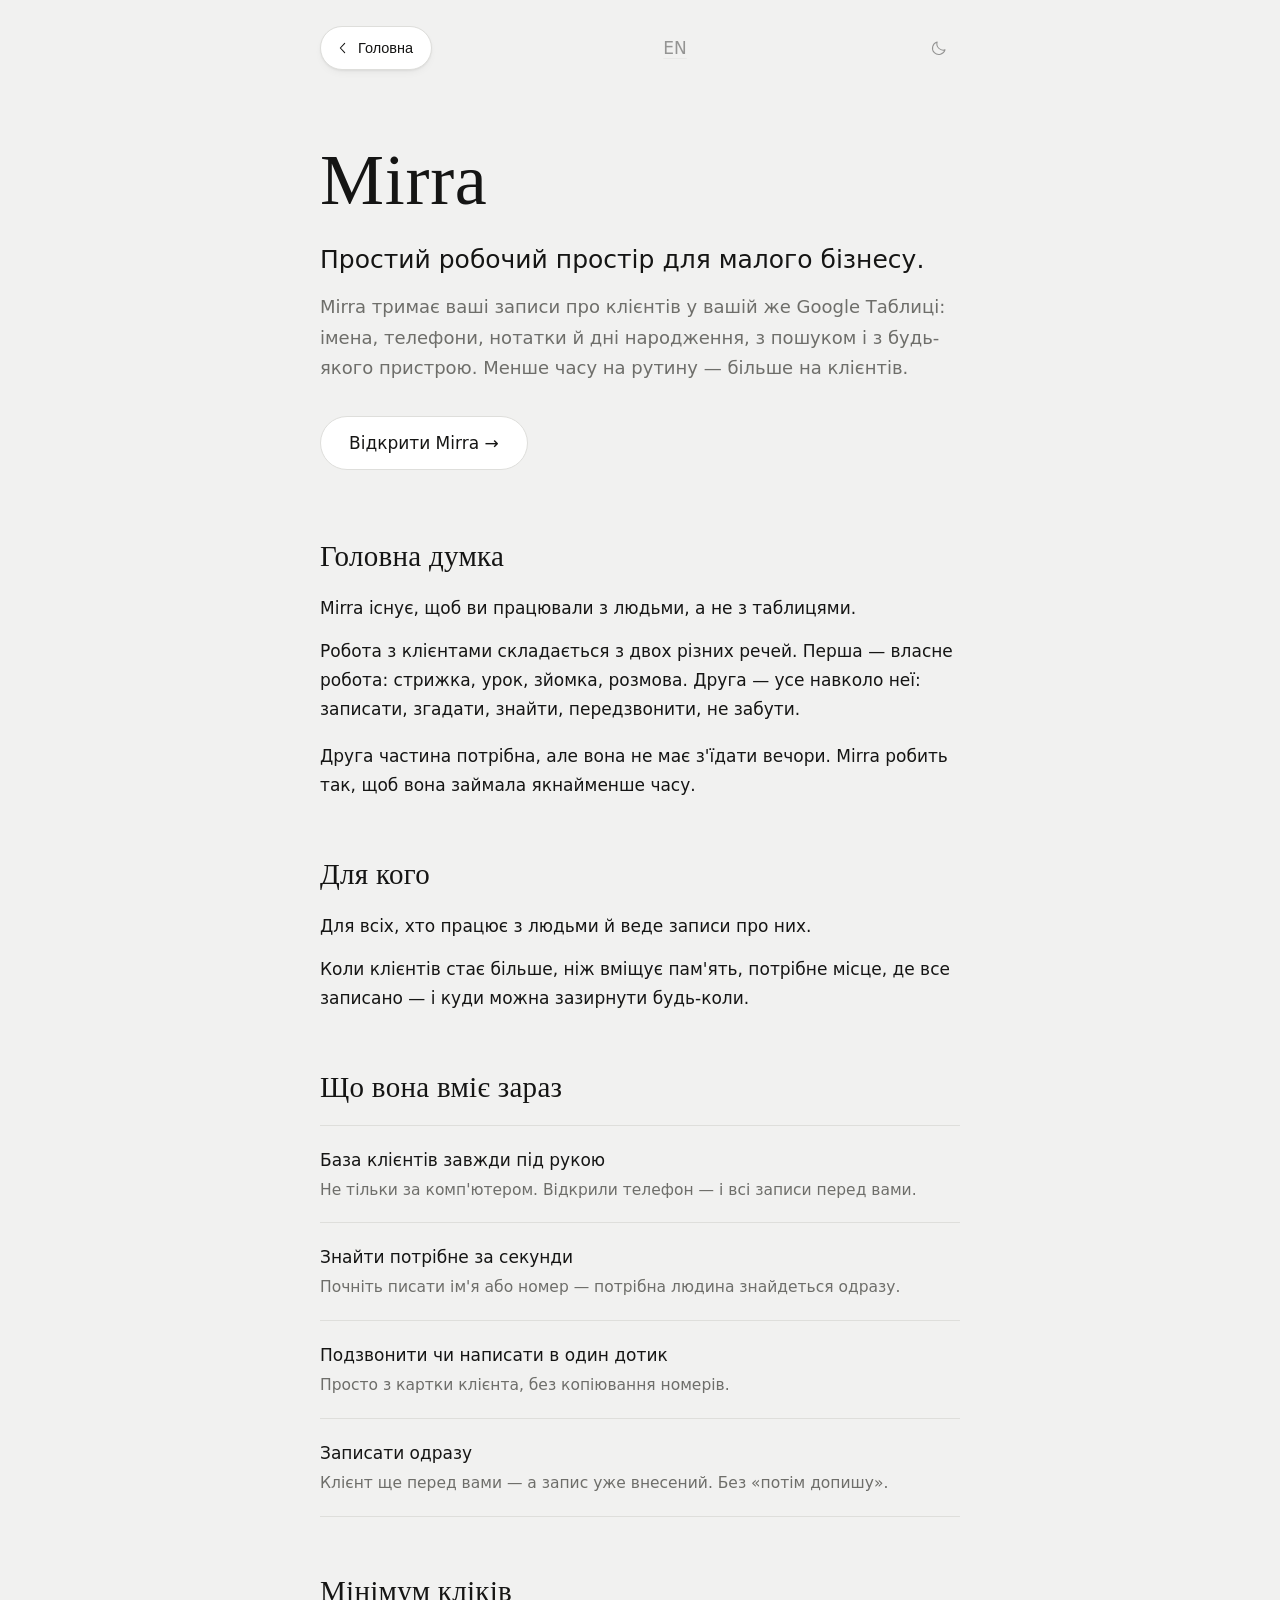
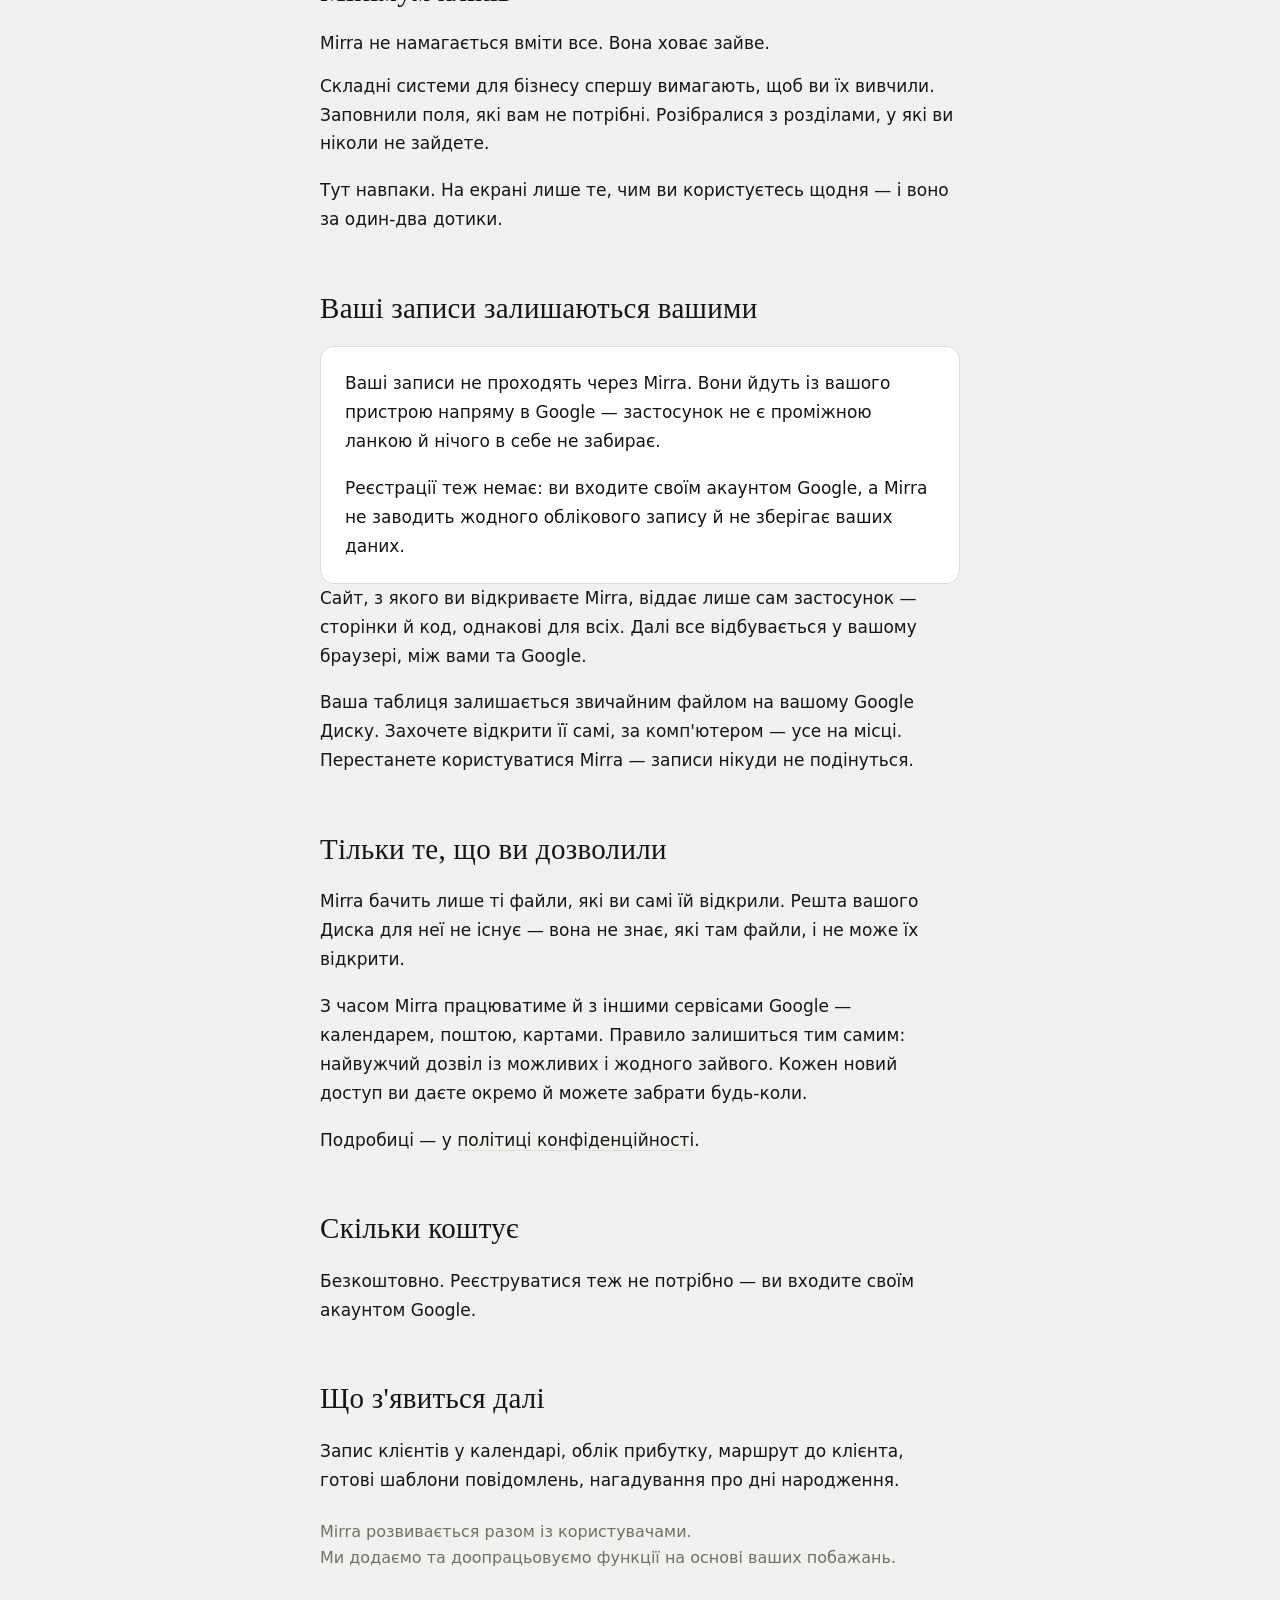
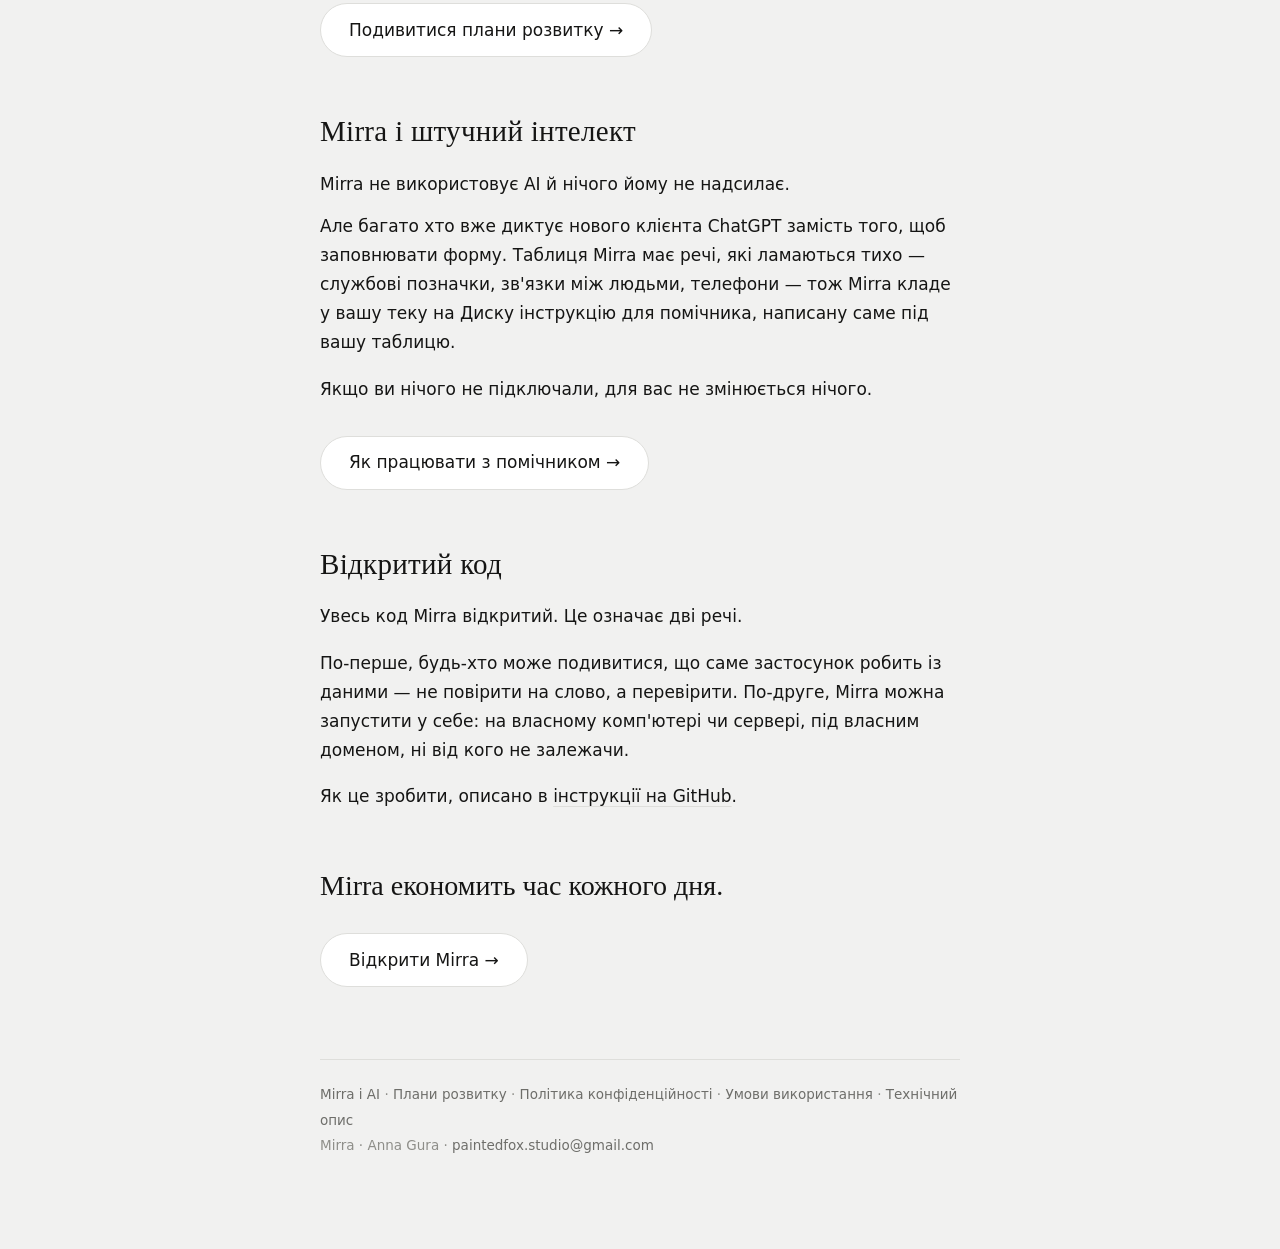
<file: about.html>
<!DOCTYPE html>
<html lang="uk">
<head>
  <meta charset="utf-8">
  <meta name="viewport" content="width=device-width,initial-scale=1">
  <title>Mirra — простий робочий простір для малого бізнесу</title>
  <meta name="description" content="Mirra — простий робочий простір для малого бізнесу. Клієнти, записи й нагадування під рукою. Менше часу на рутину, більше на людей.">
  <meta name="google-site-verification" content="uH2J-4VKAcDiEE0kQZOL1gIQak6KUfDMboTMo9XYfxI">
  <script src="js/boot.js"></script>

  <link rel="icon" href="favicon.ico" sizes="any">
  <link rel="icon" href="assets/logo-120.png" type="image/png">
  <!-- Written out rather than generated at runtime. Google's search
       crawler executes JavaScript, but the one that reviews an OAuth
       consent screen appears not to — and a verifier that cannot see
       the app's own name reports that the name does not match. -->
  <link rel="alternate" hreflang="uk" href="https://mirra.day/about.html">
  <link rel="alternate" hreflang="en" href="https://mirra.day/en/about.html">
  <link rel="alternate" hreflang="x-default" href="https://mirra.day/about.html">
  <link rel="canonical" href="https://mirra.day/about.html">

  <meta property="og:type" content="website">
  <meta property="og:site_name" content="Mirra">
  <meta property="og:locale" content="uk_UA">
  <meta property="og:title" content="Про Mirra — простий робочий простір для малого бізнесу">
  <meta property="og:description" content="Mirra існує, щоб ви працювали з людьми, а не з таблицями. Клієнти під рукою, мінімум кліків, ваші дані залишаються вашими.">
  <meta property="og:url" content="https://mirra.day/about.html">
  <meta property="og:image" content="https://mirra.day/assets/social-preview.png">
  <meta property="og:image:width" content="1280">
  <meta property="og:image:height" content="640">

  <meta name="twitter:card" content="summary_large_image">
  <meta name="twitter:title" content="Про Mirra — простий робочий простір для малого бізнесу">
  <meta name="twitter:description" content="Mirra існує, щоб ви працювали з людьми, а не з таблицями. Клієнти під рукою, мінімум кліків, ваші дані залишаються вашими.">
  <meta name="twitter:image" content="https://mirra.day/assets/social-preview.png">

  <meta name="application-name" content="Mirra">
  <meta name="author" content="Anna Gura">


  <!-- The faces are declared in css/tokens.css and served from
       assets/fonts: no request leaves the site to fetch them.

       Deliberately not preloaded. Preloading warned on every page load
       that the browser had fetched a font nobody used in time — true,
       because the service worker serves them anyway and font-display
       keeps text visible meanwhile. A warning on every load is worse
       than the few milliseconds it was buying: it teaches you to ignore
       the console, which is where real problems appear. -->
  <link rel="stylesheet" href="css/page.css">
  <script type="application/ld+json">
  {
    "@context": "https://schema.org",
    "@type": "SoftwareApplication",
    "name": "Mirra",
    "alternateName": "Mirra — облік клієнтів",
    "applicationCategory": "BusinessApplication",
    "operatingSystem": "Web",
    "url": "https://mirra.day/",
    "description": "Простий робочий простір для малого бізнесу: база клієнтів у власній Google Таблиці, без серверів і реєстрації.",
    "inLanguage": "uk",
    "isAccessibleForFree": true,
    "offers": {
      "@type": "Offer",
      "price": "0",
      "priceCurrency": "USD"
    },
    "author": {
      "@type": "Person",
      "name": "Anna Gura",
      "url": "https://github.com/anna-gura"
    },
    "softwareVersion": "1.0.0"
  }
  </script>


</head>
<body>
<div class="wrap">

  <header>
    <a class="back" href="index.html">
      <svg viewBox="0 0 24 24" aria-hidden="true"><path d="M14.5 5 8 12l6.5 7"/></svg>
      Головна
    </a>
    <a class="theme lang" href="en/about.html" aria-label="English" title="English">
      <span>EN</span>
    </a>
    <button class="theme" type="button" data-theme-toggle aria-label="Змінити тему">
      <svg viewBox="0 0 24 24" aria-hidden="true">
        <path class="moon" d="M20 14.5A8.5 8.5 0 0 1 9.5 4a8.5 8.5 0 1 0 10.5 10.5z"/>
        <g class="sun">
          <circle cx="12" cy="12" r="4"/>
          <path d="M12 2v2M12 20v2M2 12h2M20 12h2M5 5l1.5 1.5M17.5 17.5L19 19M19 5l-1.5 1.5M6.5 17.5L5 19"/>
        </g>
      </svg>
    </button>
  </header>

  <div class="hero">
    <h1>Mirra</h1>
    <p class="lead">Простий робочий простір для малого бізнесу.</p>
    <p class="lead-sub">Mirra тримає ваші записи про клієнтів у вашій же Google Таблиці:
    імена, телефони, нотатки й дні народження, з пошуком і з будь-якого пристрою.
    Менше часу на рутину — більше на клієнтів.</p>
    <a class="cta" href="index.html">Відкрити Mirra →</a>
  </div>

  <section>
    <h2>Головна думка</h2>

    <p class="claim">Mirra існує, щоб ви працювали з людьми, а не з таблицями.</p>

    <p>Робота з клієнтами складається з двох різних речей. Перша — власне робота: стрижка, урок, зйомка, розмова. Друга — усе навколо неї: записати, згадати, знайти, передзвонити, не забути.</p>

    <p>Друга частина потрібна, але вона не має з'їдати вечори. Mirra робить так, щоб вона займала якнайменше часу.</p>
  </section>

  <section>
    <h2>Для кого</h2>

    <p class="claim">Для всіх, хто працює з людьми й веде записи про них.</p>

    <p>Коли клієнтів стає більше, ніж вміщує пам'ять, потрібне місце, де все записано — і куди можна зазирнути будь-коли.</p>
  </section>

  <section>
    <h2>Що вона вміє зараз</h2>

    <ul class="rows">
      <li>
        <b>База клієнтів завжди під рукою</b>
        <span>Не тільки за комп'ютером. Відкрили телефон — і всі записи перед вами.</span>
      </li>
      <li>
        <b>Знайти потрібне за секунди</b>
        <span>Почніть писати ім'я або номер — потрібна людина знайдеться одразу.</span>
      </li>
      <li>
        <b>Подзвонити чи написати в один дотик</b>
        <span>Просто з картки клієнта, без копіювання номерів.</span>
      </li>
      <li>
        <b>Записати одразу</b>
        <span>Клієнт ще перед вами — а запис уже внесений. Без «потім допишу».</span>
      </li>
    </ul>
  </section>

  <section>
    <h2>Мінімум кліків</h2>

    <p class="claim">Mirra не намагається вміти все. Вона ховає зайве.</p>

    <p>Складні системи для бізнесу спершу вимагають, щоб ви їх вивчили. Заповнили поля, які вам не потрібні. Розібралися з розділами, у які ви ніколи не зайдете.</p>

    <p>Тут навпаки. На екрані лише те, чим ви користуєтесь щодня — і воно за один-два дотики.</p>
  </section>

  <section>
    <h2>Ваші записи залишаються вашими</h2>

    <div class="note">
      <p><strong>Ваші записи не проходять через Mirra.</strong> Вони йдуть із вашого пристрою напряму в Google — застосунок не є проміжною ланкою й нічого в себе не забирає.</p>
      <p>Реєстрації теж немає: ви входите своїм акаунтом Google, а Mirra не заводить жодного облікового запису й не зберігає ваших даних.</p>
    </div>

    <p>Сайт, з якого ви відкриваєте Mirra, віддає лише сам застосунок — сторінки й код, однакові для всіх. Далі все відбувається у вашому браузері, між вами та Google.</p>

    <p>Ваша таблиця залишається звичайним файлом на вашому Google Диску. Захочете відкрити її самі, за комп'ютером — усе на місці. Перестанете користуватися Mirra — записи нікуди не подінуться.</p>
  </section>

  <section>
    <h2>Тільки те, що ви дозволили</h2>

    <p>Mirra бачить <strong>лише ті файли, які ви самі їй відкрили</strong>. Решта вашого Диска для неї не існує — вона не знає, які там файли, і не може їх відкрити.</p>

    <p>З часом Mirra працюватиме й з іншими сервісами Google — календарем, поштою, картами. Правило залишиться тим самим: <strong>найвужчий дозвіл із можливих і жодного зайвого</strong>. Кожен новий доступ ви даєте окремо й можете забрати будь-коли.</p>

    <p>Подробиці — у <a href="privacy.html">політиці конфіденційності</a>.</p>
  </section>

  <section>
    <h2>Скільки коштує</h2>
    <p>Безкоштовно. Реєструватися теж не потрібно — ви входите своїм акаунтом Google.</p>
  </section>

  <section>
    <h2>Що з'явиться далі</h2>

    <p>Запис клієнтів у календарі, облік прибутку, маршрут до клієнта, готові шаблони повідомлень, нагадування про дні народження.</p>

    <p class="aside">Mirra розвивається разом із користувачами.<br>
    Ми додаємо та доопрацьовуємо функції на основі ваших побажань.</p>

    <p class="cta-trailing"><a class="cta" href="roadmap.html">Подивитися плани розвитку →</a></p>
  </section>

  <section>
    <h2>Mirra і штучний інтелект</h2>

    <p class="claim">Mirra не використовує АІ й нічого йому не надсилає.</p>

    <p>Але багато хто вже диктує нового клієнта ChatGPT замість того, щоб заповнювати форму. Таблиця Mirra має речі, які ламаються тихо — службові позначки, зв'язки між людьми, телефони — тож Mirra кладе у вашу теку на Диску інструкцію для помічника, написану саме під вашу таблицю.</p>

    <p>Якщо ви нічого не підключали, для вас не змінюється нічого.</p>

    <p class="cta-trailing"><a class="cta" href="ai.html">Як працювати з помічником →</a></p>
  </section>

  <section>
    <h2>Відкритий код</h2>

    <p>Увесь код Mirra відкритий. Це означає дві речі.</p>

    <p>По-перше, будь-хто може подивитися, що саме застосунок робить із даними — не повірити на слово, а перевірити. По-друге, Mirra можна запустити <strong>у себе</strong>: на власному комп'ютері чи сервері, під власним доменом, ні від кого не залежачи.</p>

    <p>Як це зробити, описано в <a href="https://github.com/anna-gura/Mirra#readme" target="_blank" rel="noopener">інструкції на GitHub</a>.</p>
  </section>

  <section>
    <p class="pull">Mirra економить час кожного дня.</p>
    <a class="cta" href="index.html">Відкрити Mirra →</a>
  </section>

  <footer>
    <a href="ai.html">Mirra і АІ</a> ·
    <a href="roadmap.html">Плани розвитку</a> ·
    <a href="privacy.html">Політика конфіденційності</a> ·
    <a href="terms.html">Умови використання</a> ·
    <a href="https://github.com/anna-gura/Mirra#readme" target="_blank" rel="noopener">Технічний опис</a>
    <br>
    Mirra · Anna Gura · <a href="mailto:paintedfox.studio@gmail.com">paintedfox.studio@gmail.com</a>
  </footer>

</div>

<script type="module" src="js/page.js"></script>
</body>
</html>
</file>
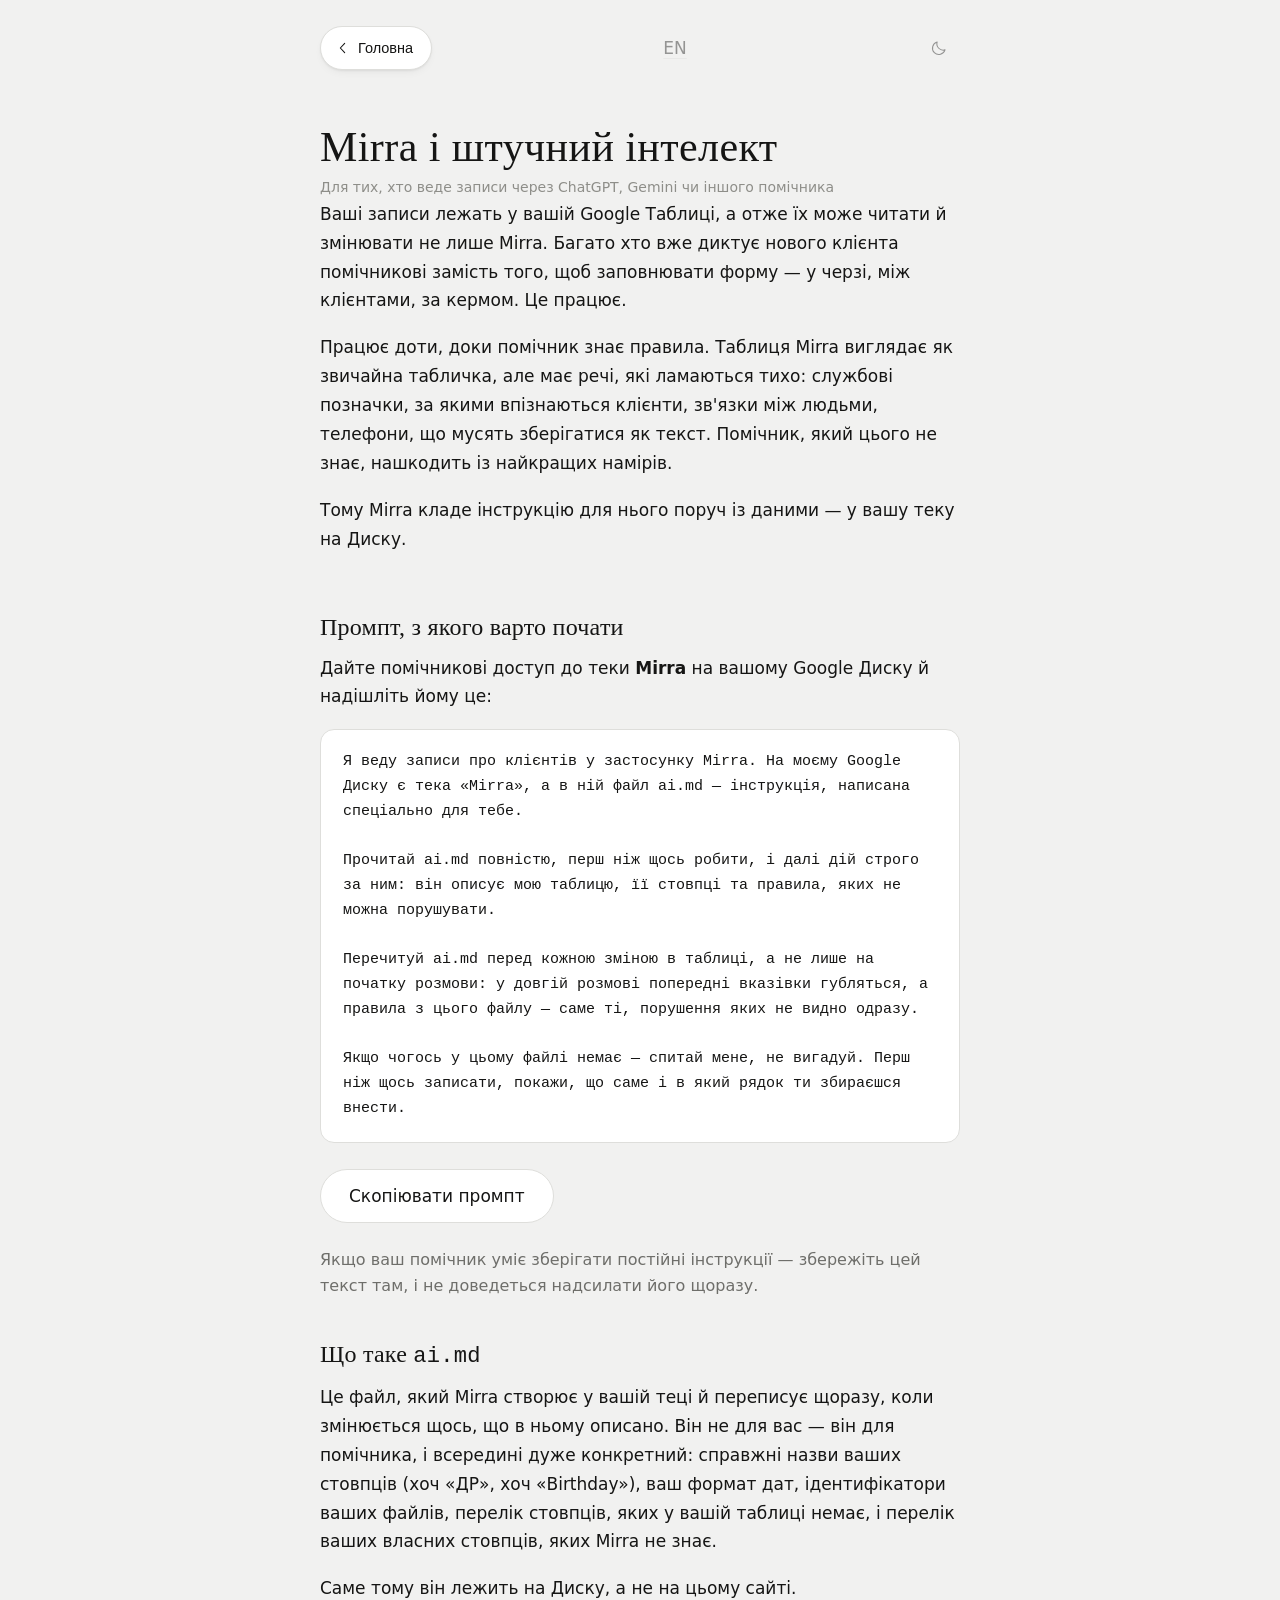
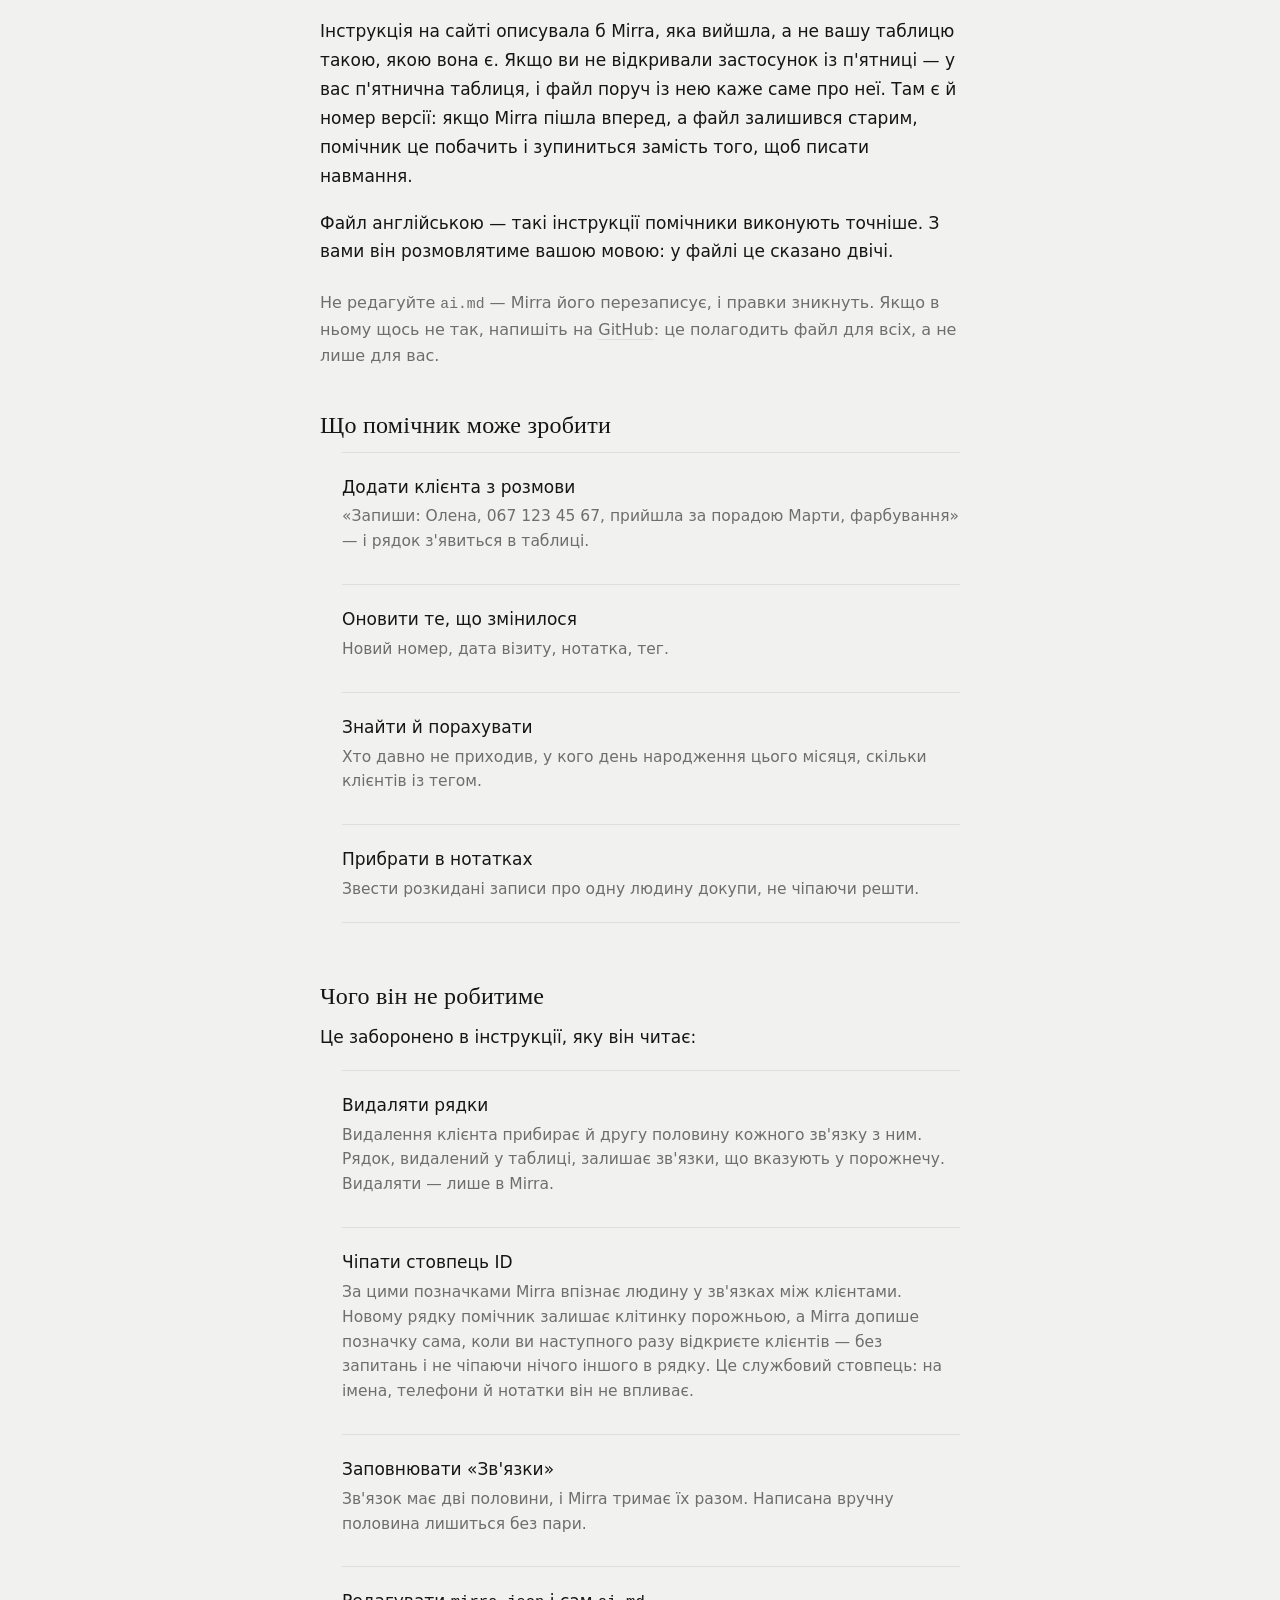
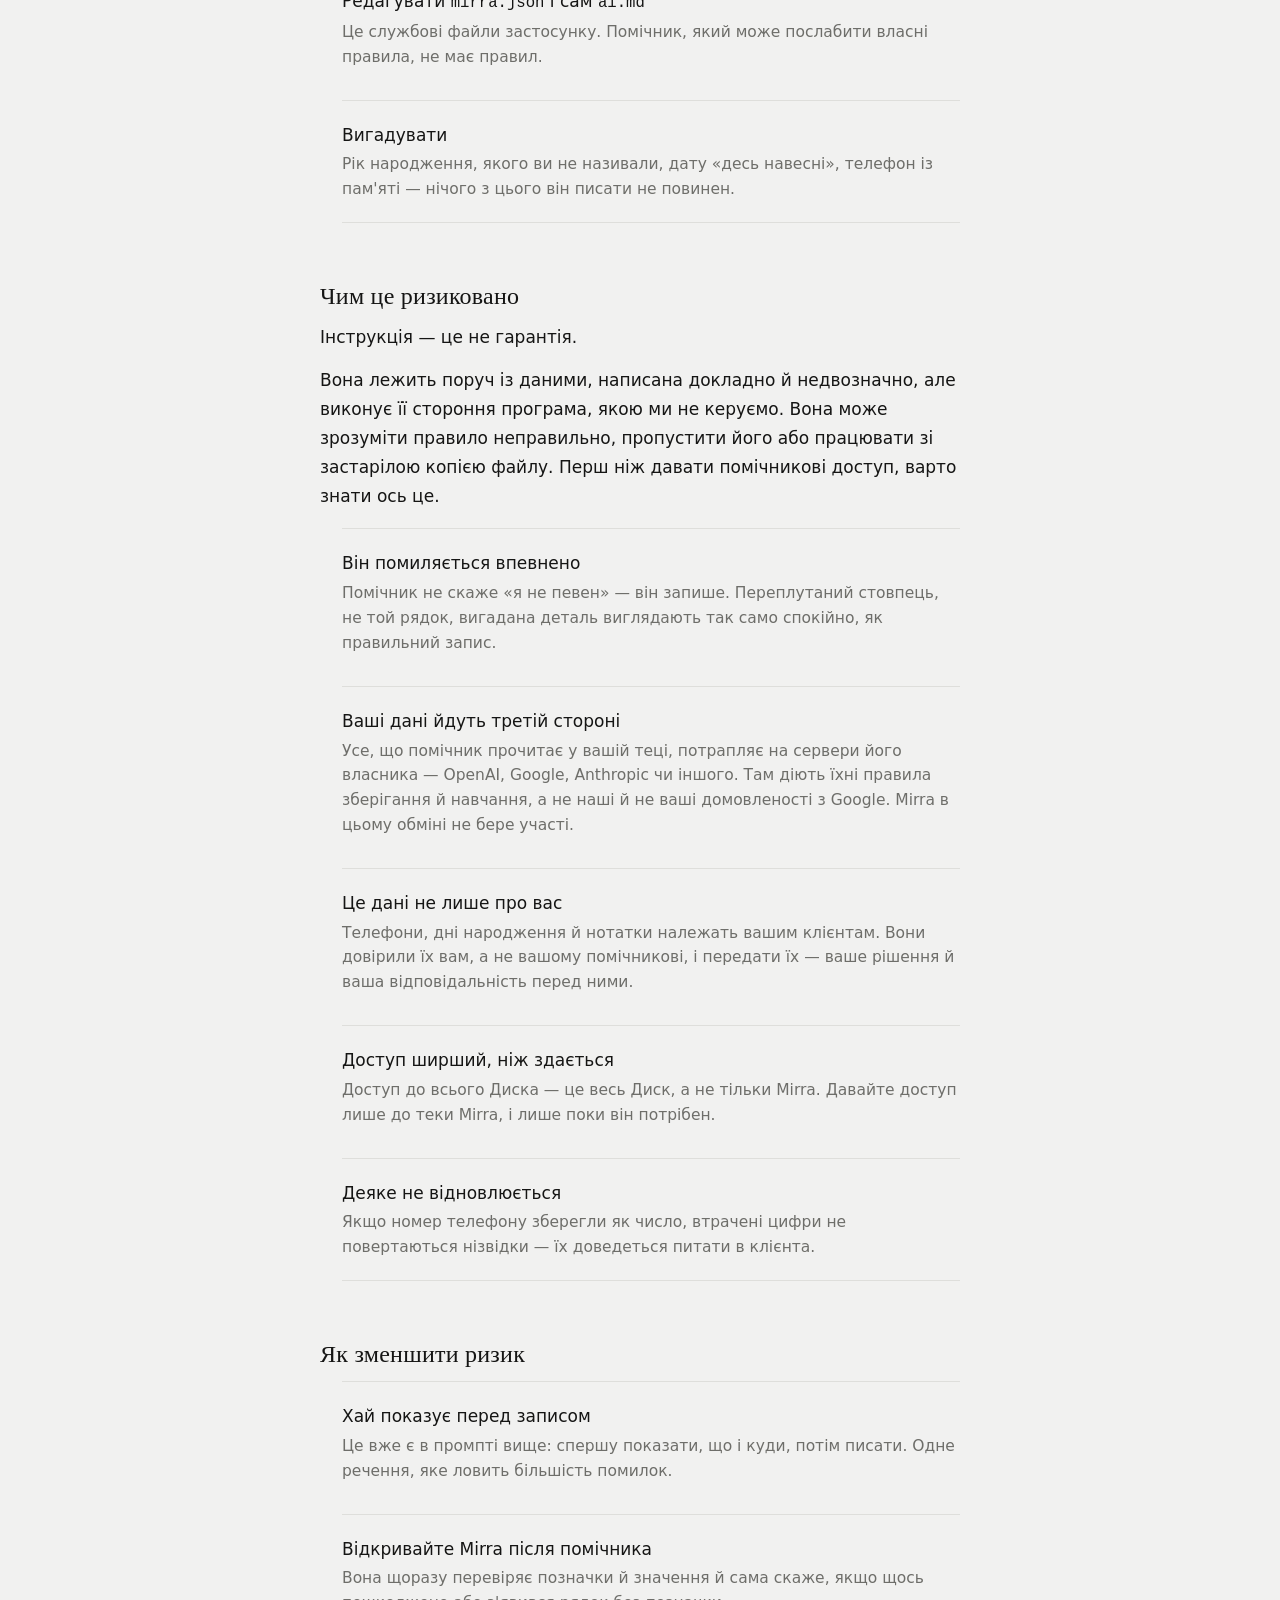
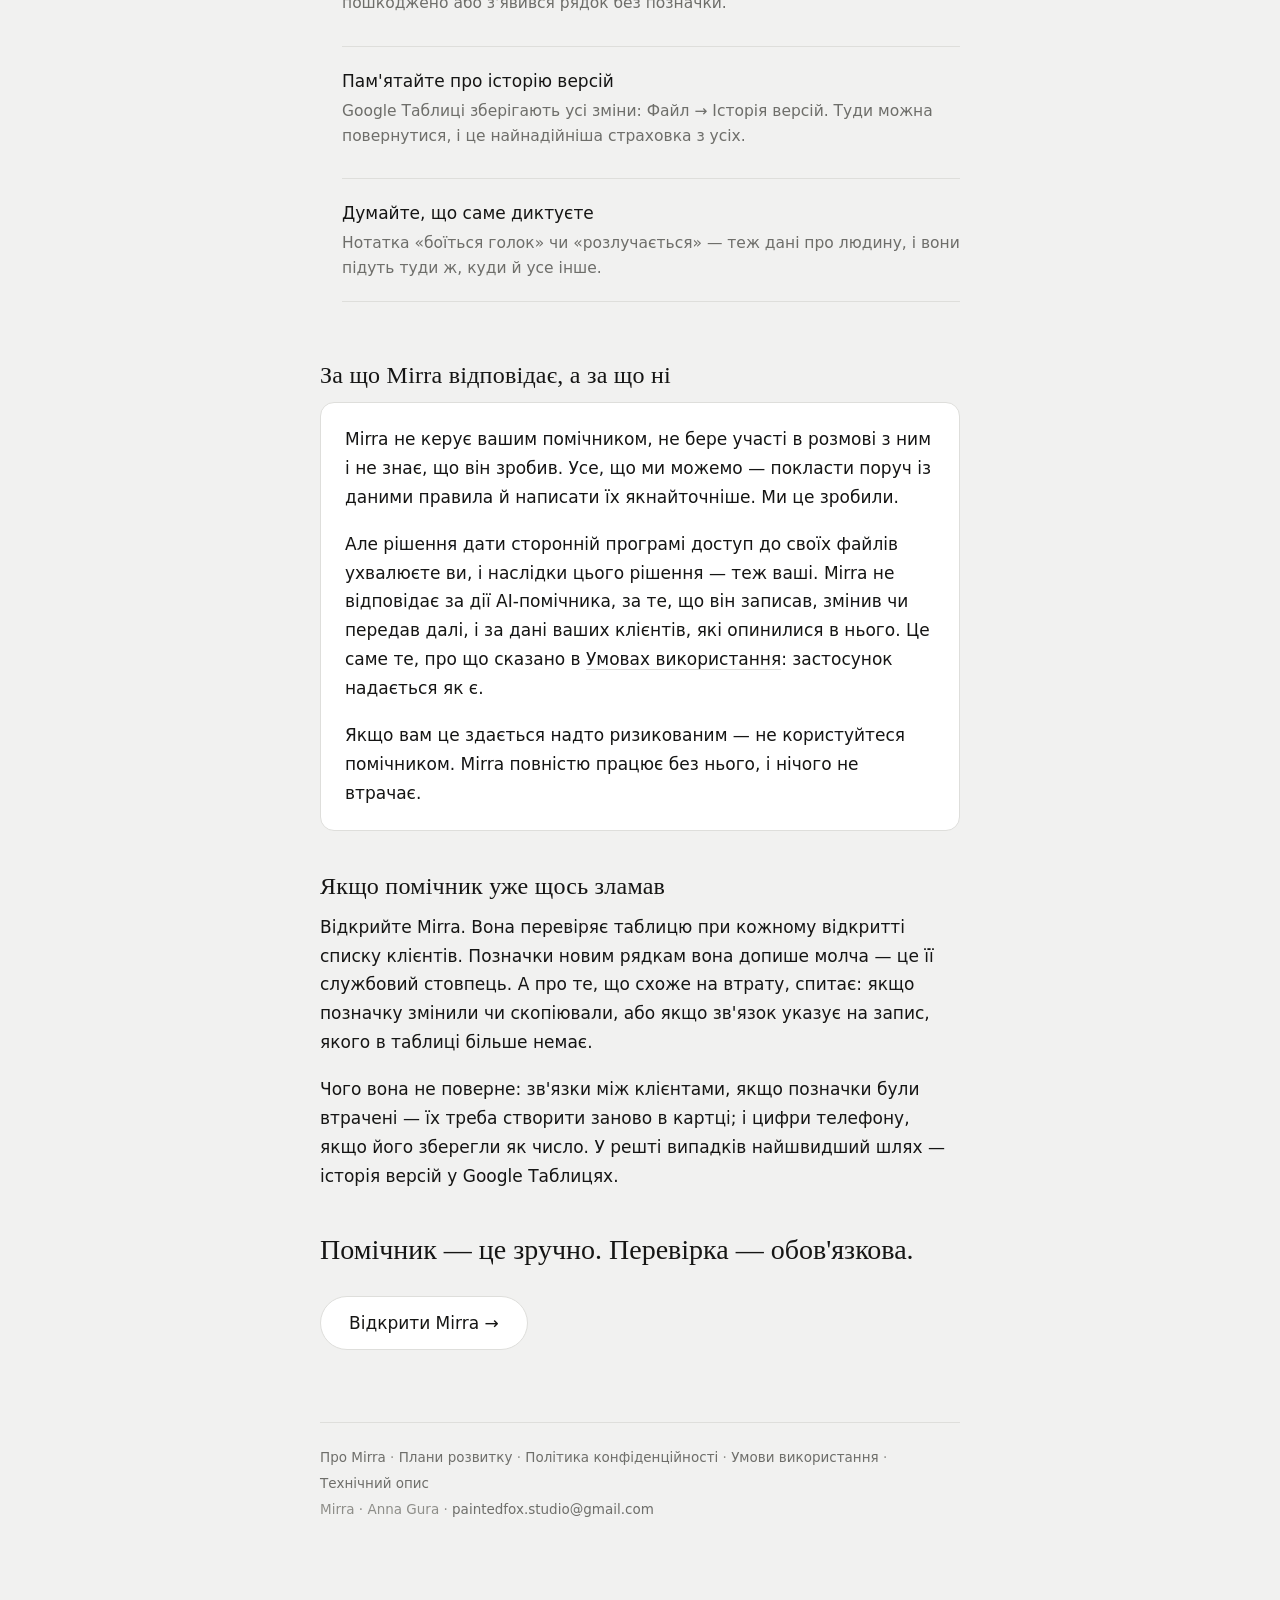
<file: ai.html>
<!DOCTYPE html>
<html lang="uk">
<head>
  <meta charset="utf-8">
  <meta name="viewport" content="width=device-width,initial-scale=1">
  <title>Mirra і штучний інтелект</title>
  <meta name="description" content="Як вести записи Mirra через АІ-помічника: готовий промпт, що помічник уміє, чого не робить, чим це ризиковано і що перевіряти після нього.">
  <script src="js/boot.js"></script>

  <link rel="icon" href="favicon.ico" sizes="any">
  <link rel="icon" href="assets/logo-120.png" type="image/png">
  <!-- Written out rather than generated at runtime. Google's search
       crawler executes JavaScript, but the one that reviews an OAuth
       consent screen appears not to — and a verifier that cannot see
       the app's own name reports that the name does not match. -->
  <link rel="alternate" hreflang="uk" href="https://mirra.day/ai.html">
  <link rel="alternate" hreflang="en" href="https://mirra.day/en/ai.html">
  <link rel="alternate" hreflang="x-default" href="https://mirra.day/ai.html">
  <link rel="canonical" href="https://mirra.day/ai.html">

  <meta property="og:type" content="website">
  <meta property="og:site_name" content="Mirra">
  <meta property="og:locale" content="uk_UA">
  <meta property="og:title" content="Mirra і штучний інтелект">
  <meta property="og:description" content="Mirra кладе поруч із вашими даними інструкцію для АІ-помічника. Ось як нею користуватися — і що варто знати про ризики.">
  <meta property="og:url" content="https://mirra.day/ai.html">
  <meta property="og:image" content="https://mirra.day/assets/social-preview.png">
  <meta property="og:image:width" content="1280">
  <meta property="og:image:height" content="640">

  <meta name="twitter:card" content="summary_large_image">
  <meta name="twitter:title" content="Mirra і штучний інтелект">
  <meta name="twitter:description" content="Mirra кладе поруч із вашими даними інструкцію для АІ-помічника. Ось як нею користуватися — і що варто знати про ризики.">
  <meta name="twitter:image" content="https://mirra.day/assets/social-preview.png">

  <meta name="application-name" content="Mirra">
  <meta name="author" content="Anna Gura">

  <!-- The faces are declared in css/tokens.css and served from
       assets/fonts: no request leaves the site to fetch them. -->
  <link rel="stylesheet" href="css/page.css">
</head>
<body class="doc">
<div class="wrap">

  <header>
    <a class="back" href="index.html">
      <svg viewBox="0 0 24 24" aria-hidden="true"><path d="M14.5 5 8 12l6.5 7"/></svg>
      Головна
    </a>
    <a class="theme lang" href="en/ai.html" aria-label="English" title="English">
      <span>EN</span>
    </a>
    <button class="theme" type="button" data-theme-toggle aria-label="Змінити тему">
      <svg viewBox="0 0 24 24" aria-hidden="true">
        <path class="moon" d="M20 14.5A8.5 8.5 0 0 1 9.5 4a8.5 8.5 0 1 0 10.5 10.5z"/>
        <g class="sun">
          <circle cx="12" cy="12" r="4"/>
          <path d="M12 2v2M12 20v2M2 12h2M20 12h2M5 5l1.5 1.5M17.5 17.5L19 19M19 5l-1.5 1.5M6.5 17.5L5 19"/>
        </g>
      </svg>
    </button>
  </header>

  <div class="doc-title">
    <h1>Mirra і штучний інтелект</h1>
    <p class="stamp">Для тих, хто веде записи через ChatGPT, Gemini чи іншого помічника</p>
  </div>

  <p>Ваші записи лежать у вашій Google Таблиці, а отже їх може читати й змінювати не лише Mirra. Багато хто вже диктує нового клієнта помічникові замість того, щоб заповнювати форму — у черзі, між клієнтами, за кермом. Це працює.</p>

  <p>Працює доти, доки помічник знає правила. Таблиця Mirra виглядає як звичайна табличка, але має речі, які ламаються тихо: службові позначки, за якими впізнаються клієнти, зв'язки між людьми, телефони, що мусять зберігатися як текст. Помічник, який цього не знає, нашкодить із найкращих намірів.</p>

  <p>Тому Mirra кладе інструкцію для нього поруч із даними — у вашу теку на Диску.</p>

  <section>
    <h2>Промпт, з якого варто почати</h2>

    <p>Дайте помічникові доступ до теки <b>Mirra</b> на вашому Google Диску й надішліть йому це:</p>

    <div class="prompt">
<pre id="ai-prompt">Я веду записи про клієнтів у застосунку Mirra. На моєму Google Диску є тека «Mirra», а в ній файл ai.md — інструкція, написана спеціально для тебе.

Прочитай ai.md повністю, перш ніж щось робити, і далі дій строго за ним: він описує мою таблицю, її стовпці та правила, яких не можна порушувати.

Перечитуй ai.md перед кожною зміною в таблиці, а не лише на початку розмови: у довгій розмові попередні вказівки губляться, а правила з цього файлу — саме ті, порушення яких не видно одразу.

Якщо чогось у цьому файлі немає — спитай мене, не вигадуй. Перш ніж щось записати, покажи, що саме і в який рядок ти збираєшся внести.</pre>
    </div>

    <p>
      <button class="cta cta-copy" type="button" data-copy="#ai-prompt">Скопіювати промпт</button>
    </p>
    <p class="stamp" data-copy-status role="status"></p>

    <p class="aside">Якщо ваш помічник уміє зберігати постійні інструкції — збережіть цей текст там, і не доведеться надсилати його щоразу.</p>
  </section>

  <section>
    <h2>Що таке <code>ai.md</code></h2>

    <p>Це файл, який Mirra створює у вашій теці й переписує щоразу, коли змінюється щось, що в ньому описано. Він не для вас — він для помічника, і всередині дуже конкретний: справжні назви ваших стовпців (хоч «ДР», хоч «Birthday»), ваш формат дат, ідентифікатори ваших файлів, перелік стовпців, яких у вашій таблиці немає, і перелік ваших власних стовпців, яких Mirra не знає.</p>

    <p class="claim">Саме тому він лежить на Диску, а не на цьому сайті.</p>

    <p>Інструкція на сайті описувала б Mirra, яка вийшла, а не вашу таблицю такою, якою вона є. Якщо ви не відкривали застосунок із п'ятниці — у вас п'ятнична таблиця, і файл поруч із нею каже саме про неї. Там є й номер версії: якщо Mirra пішла вперед, а файл залишився старим, помічник це побачить і зупиниться замість того, щоб писати навмання.</p>

    <p>Файл англійською — такі інструкції помічники виконують точніше. З вами він розмовлятиме вашою мовою: у файлі це сказано двічі.</p>

    <p class="aside">Не редагуйте <code>ai.md</code> — Mirra його перезаписує, і правки зникнуть. Якщо в ньому щось не так, напишіть на <a href="https://github.com/anna-gura/mirra/issues" target="_blank" rel="noopener">GitHub</a>: це полагодить файл для всіх, а не лише для вас.</p>
  </section>

  <section>
    <h2>Що помічник може зробити</h2>

    <ul class="rows">
      <li>
        <b>Додати клієнта з розмови</b>
        <span>«Запиши: Олена, 067 123 45 67, прийшла за порадою Марти, фарбування» — і рядок з'явиться в таблиці.</span>
      </li>
      <li>
        <b>Оновити те, що змінилося</b>
        <span>Новий номер, дата візиту, нотатка, тег.</span>
      </li>
      <li>
        <b>Знайти й порахувати</b>
        <span>Хто давно не приходив, у кого день народження цього місяця, скільки клієнтів із тегом.</span>
      </li>
      <li>
        <b>Прибрати в нотатках</b>
        <span>Звести розкидані записи про одну людину докупи, не чіпаючи решти.</span>
      </li>
    </ul>
  </section>

  <section>
    <h2>Чого він не робитиме</h2>

    <p>Це заборонено в інструкції, яку він читає:</p>

    <ul class="rows">
      <li>
        <b>Видаляти рядки</b>
        <span>Видалення клієнта прибирає й другу половину кожного зв'язку з ним. Рядок, видалений у таблиці, залишає зв'язки, що вказують у порожнечу. Видаляти — лише в Mirra.</span>
      </li>
      <li>
        <b>Чіпати стовпець ID</b>
        <span>За цими позначками Mirra впізнає людину у зв'язках між клієнтами. Новому рядку помічник залишає клітинку порожньою, а Mirra допише позначку сама, коли ви наступного разу відкриєте клієнтів — без запитань і не чіпаючи нічого іншого в рядку. Це службовий стовпець: на імена, телефони й нотатки він не впливає.</span>
      </li>
      <li>
        <b>Заповнювати «Зв'язки»</b>
        <span>Зв'язок має дві половини, і Mirra тримає їх разом. Написана вручну половина лишиться без пари.</span>
      </li>
      <li>
        <b>Редагувати <code>mirra.json</code> і сам <code>ai.md</code></b>
        <span>Це службові файли застосунку. Помічник, який може послабити власні правила, не має правил.</span>
      </li>
      <li>
        <b>Вигадувати</b>
        <span>Рік народження, якого ви не називали, дату «десь навесні», телефон із пам'яті — нічого з цього він писати не повинен.</span>
      </li>
    </ul>
  </section>

  <section>
    <h2>Чим це ризиковано</h2>

    <p class="claim">Інструкція — це не гарантія.</p>

    <p>Вона лежить поруч із даними, написана докладно й недвозначно, але виконує її стороння програма, якою ми не керуємо. Вона може зрозуміти правило неправильно, пропустити його або працювати зі застарілою копією файлу. Перш ніж давати помічникові доступ, варто знати ось це.</p>

    <ul class="rows">
      <li>
        <b>Він помиляється впевнено</b>
        <span>Помічник не скаже «я не певен» — він запише. Переплутаний стовпець, не той рядок, вигадана деталь виглядають так само спокійно, як правильний запис.</span>
      </li>
      <li>
        <b>Ваші дані йдуть третій стороні</b>
        <span>Усе, що помічник прочитає у вашій теці, потрапляє на сервери його власника — OpenAI, Google, Anthropic чи іншого. Там діють їхні правила зберігання й навчання, а не наші й не ваші домовленості з Google. Mirra в цьому обміні не бере участі.</span>
      </li>
      <li>
        <b>Це дані не лише про вас</b>
        <span>Телефони, дні народження й нотатки належать вашим клієнтам. Вони довірили їх вам, а не вашому помічникові, і передати їх — ваше рішення й ваша відповідальність перед ними.</span>
      </li>
      <li>
        <b>Доступ ширший, ніж здається</b>
        <span>Доступ до всього Диска — це весь Диск, а не тільки Mirra. Давайте доступ лише до теки Mirra, і лише поки він потрібен.</span>
      </li>
      <li>
        <b>Деяке не відновлюється</b>
        <span>Якщо номер телефону зберегли як число, втрачені цифри не повертаються нізвідки — їх доведеться питати в клієнта.</span>
      </li>
    </ul>
  </section>

  <section>
    <h2>Як зменшити ризик</h2>

    <ul class="rows">
      <li>
        <b>Хай показує перед записом</b>
        <span>Це вже є в промпті вище: спершу показати, що і куди, потім писати. Одне речення, яке ловить більшість помилок.</span>
      </li>
      <li>
        <b>Відкривайте Mirra після помічника</b>
        <span>Вона щоразу перевіряє позначки й значення й сама скаже, якщо щось пошкоджено або з'явився рядок без позначки.</span>
      </li>
      <li>
        <b>Пам'ятайте про історію версій</b>
        <span>Google Таблиці зберігають усі зміни: Файл → Історія версій. Туди можна повернутися, і це найнадійніша страховка з усіх.</span>
      </li>
      <li>
        <b>Думайте, що саме диктуєте</b>
        <span>Нотатка «боїться голок» чи «розлучається» — теж дані про людину, і вони підуть туди ж, куди й усе інше.</span>
      </li>
    </ul>
  </section>

  <section>
    <h2>За що Mirra відповідає, а за що ні</h2>

    <div class="note">
      <p>Mirra не керує вашим помічником, не бере участі в розмові з ним і не знає, що він зробив. Усе, що ми можемо — покласти поруч із даними правила й написати їх якнайточніше. Ми це зробили.</p>

      <p>Але рішення дати сторонній програмі доступ до своїх файлів ухвалюєте ви, і наслідки цього рішення — теж ваші. Mirra не відповідає за дії АІ-помічника, за те, що він записав, змінив чи передав далі, і за дані ваших клієнтів, які опинилися в нього. Це саме те, про що сказано в <a href="terms.html">Умовах використання</a>: застосунок надається як є.</p>

      <p>Якщо вам це здається надто ризикованим — не користуйтеся помічником. Mirra повністю працює без нього, і нічого не втрачає.</p>
    </div>
  </section>

  <section>
    <h2>Якщо помічник уже щось зламав</h2>

    <p>Відкрийте Mirra. Вона перевіряє таблицю при кожному відкритті списку клієнтів. Позначки новим рядкам вона допише молча — це її службовий стовпець. А про те, що схоже на втрату, спитає: якщо позначку змінили чи скопіювали, або якщо зв'язок указує на запис, якого в таблиці більше немає.</p>

    <p>Чого вона не поверне: зв'язки між клієнтами, якщо позначки були втрачені — їх треба створити заново в картці; і цифри телефону, якщо його зберегли як число. У решті випадків найшвидший шлях — історія версій у Google Таблицях.</p>
  </section>

  <section>
    <p class="pull">Помічник — це зручно. Перевірка — обов'язкова.</p>
    <a class="cta" href="index.html">Відкрити Mirra →</a>
  </section>

  <footer>
    <a href="about.html">Про Mirra</a> ·
    <a href="roadmap.html">Плани розвитку</a> ·
    <a href="privacy.html">Політика конфіденційності</a> ·
    <a href="terms.html">Умови використання</a> ·
    <a href="https://github.com/anna-gura/Mirra#readme" target="_blank" rel="noopener">Технічний опис</a>
    <br>
    Mirra · Anna Gura · <a href="mailto:paintedfox.studio@gmail.com">paintedfox.studio@gmail.com</a>
  </footer>

</div>

<script type="module" src="js/page.js"></script>
</body>
</html>
</file>
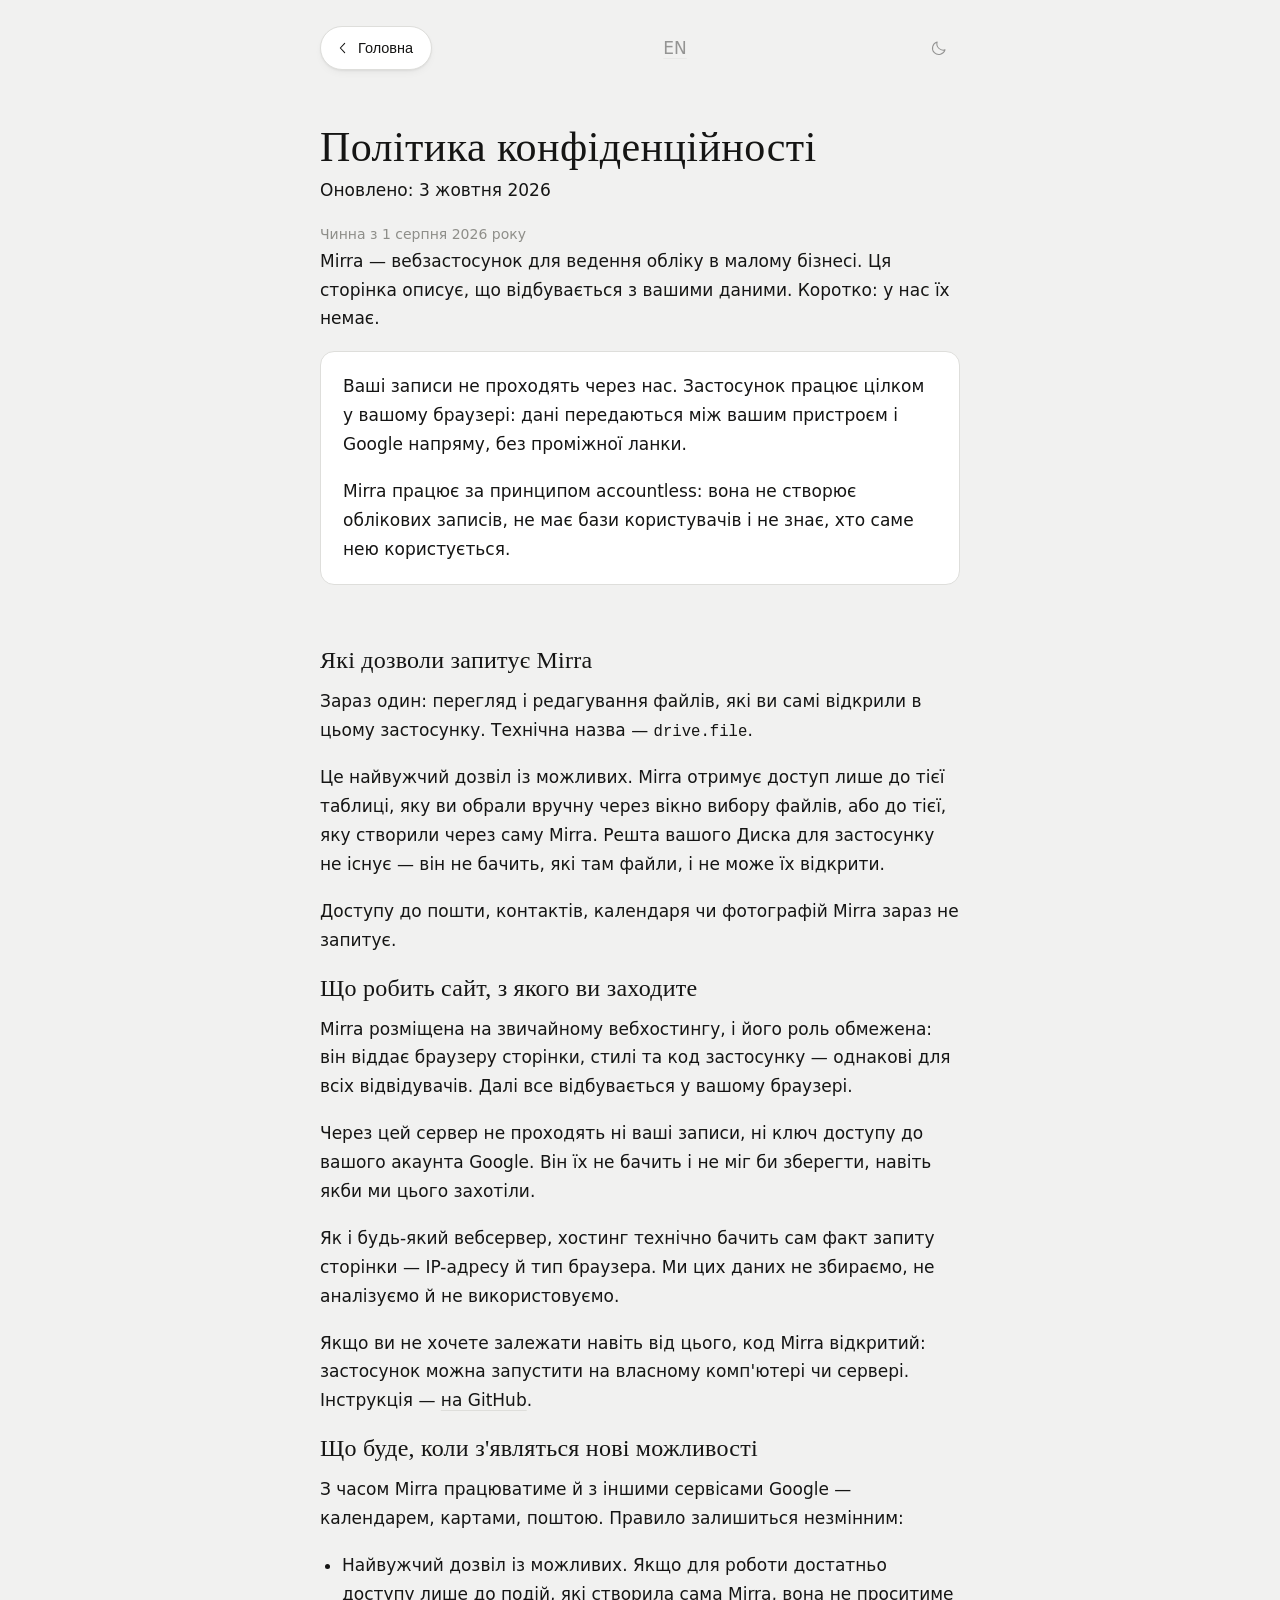
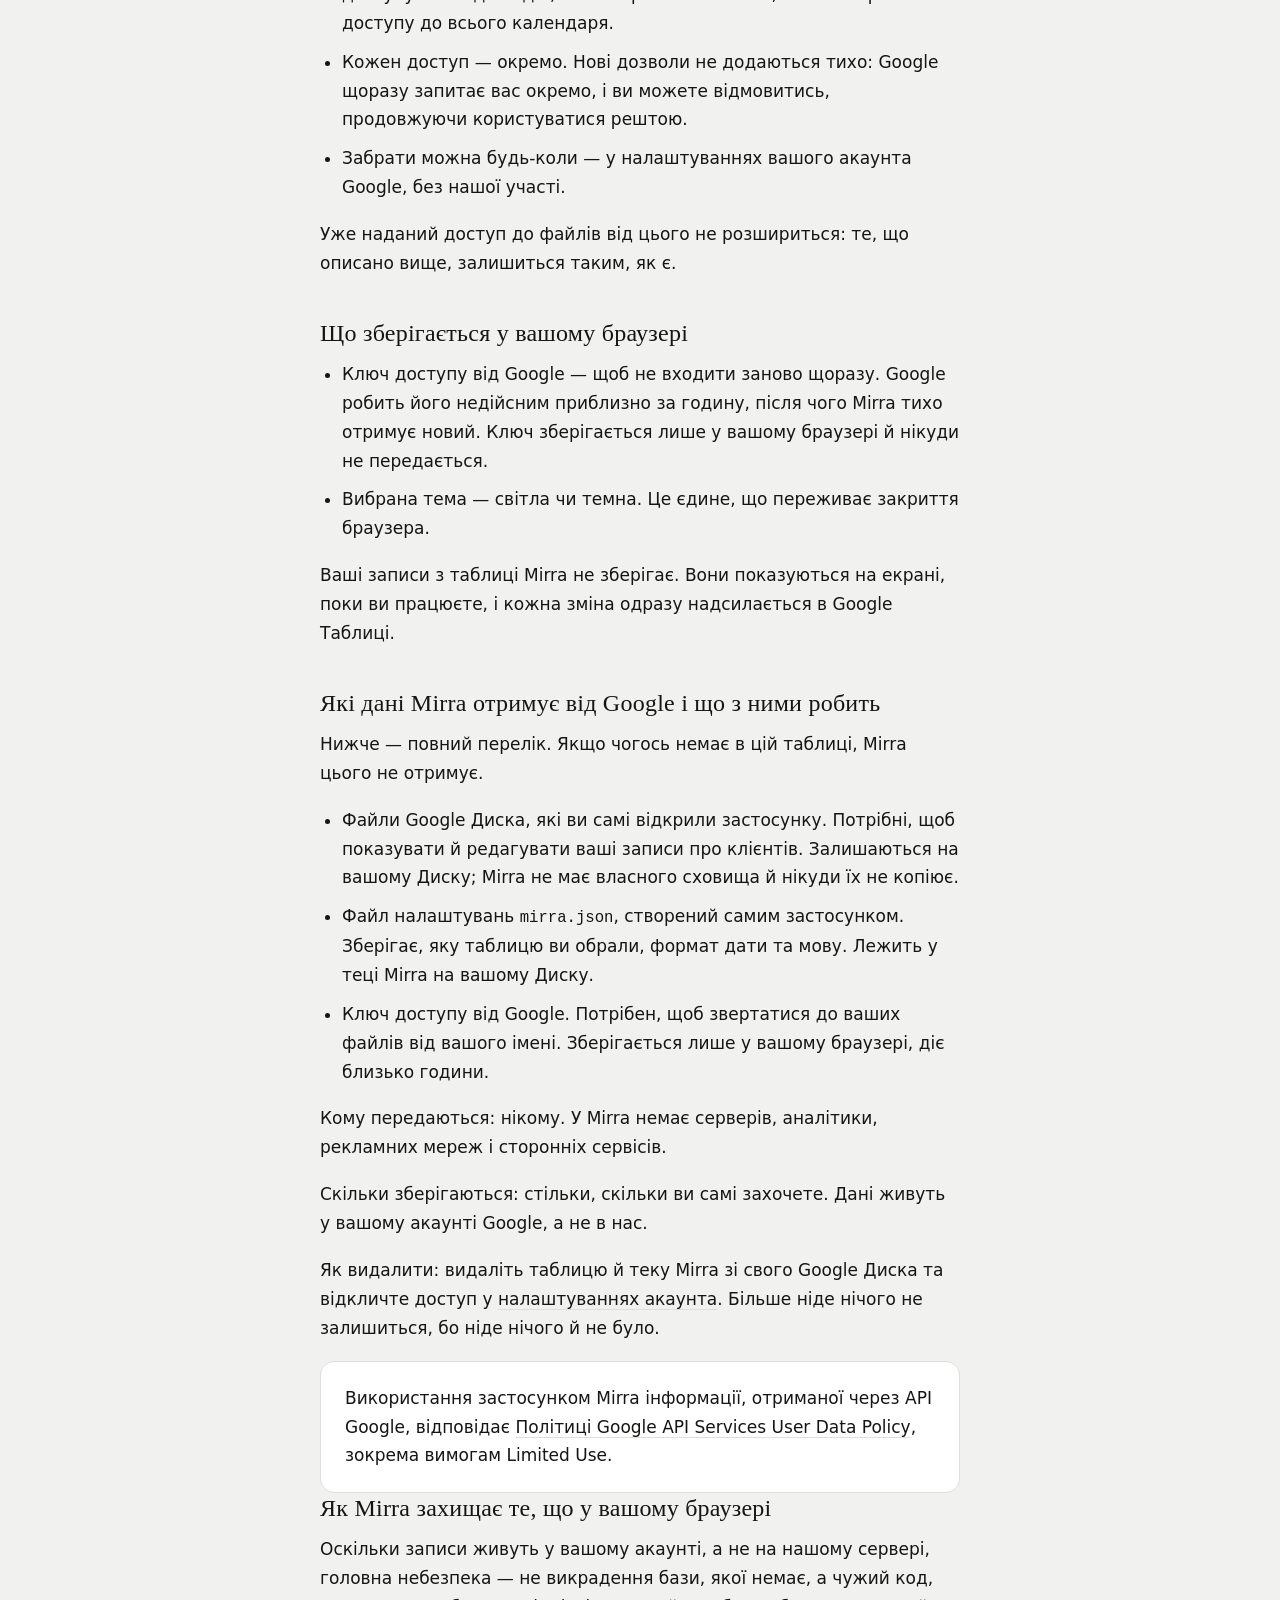
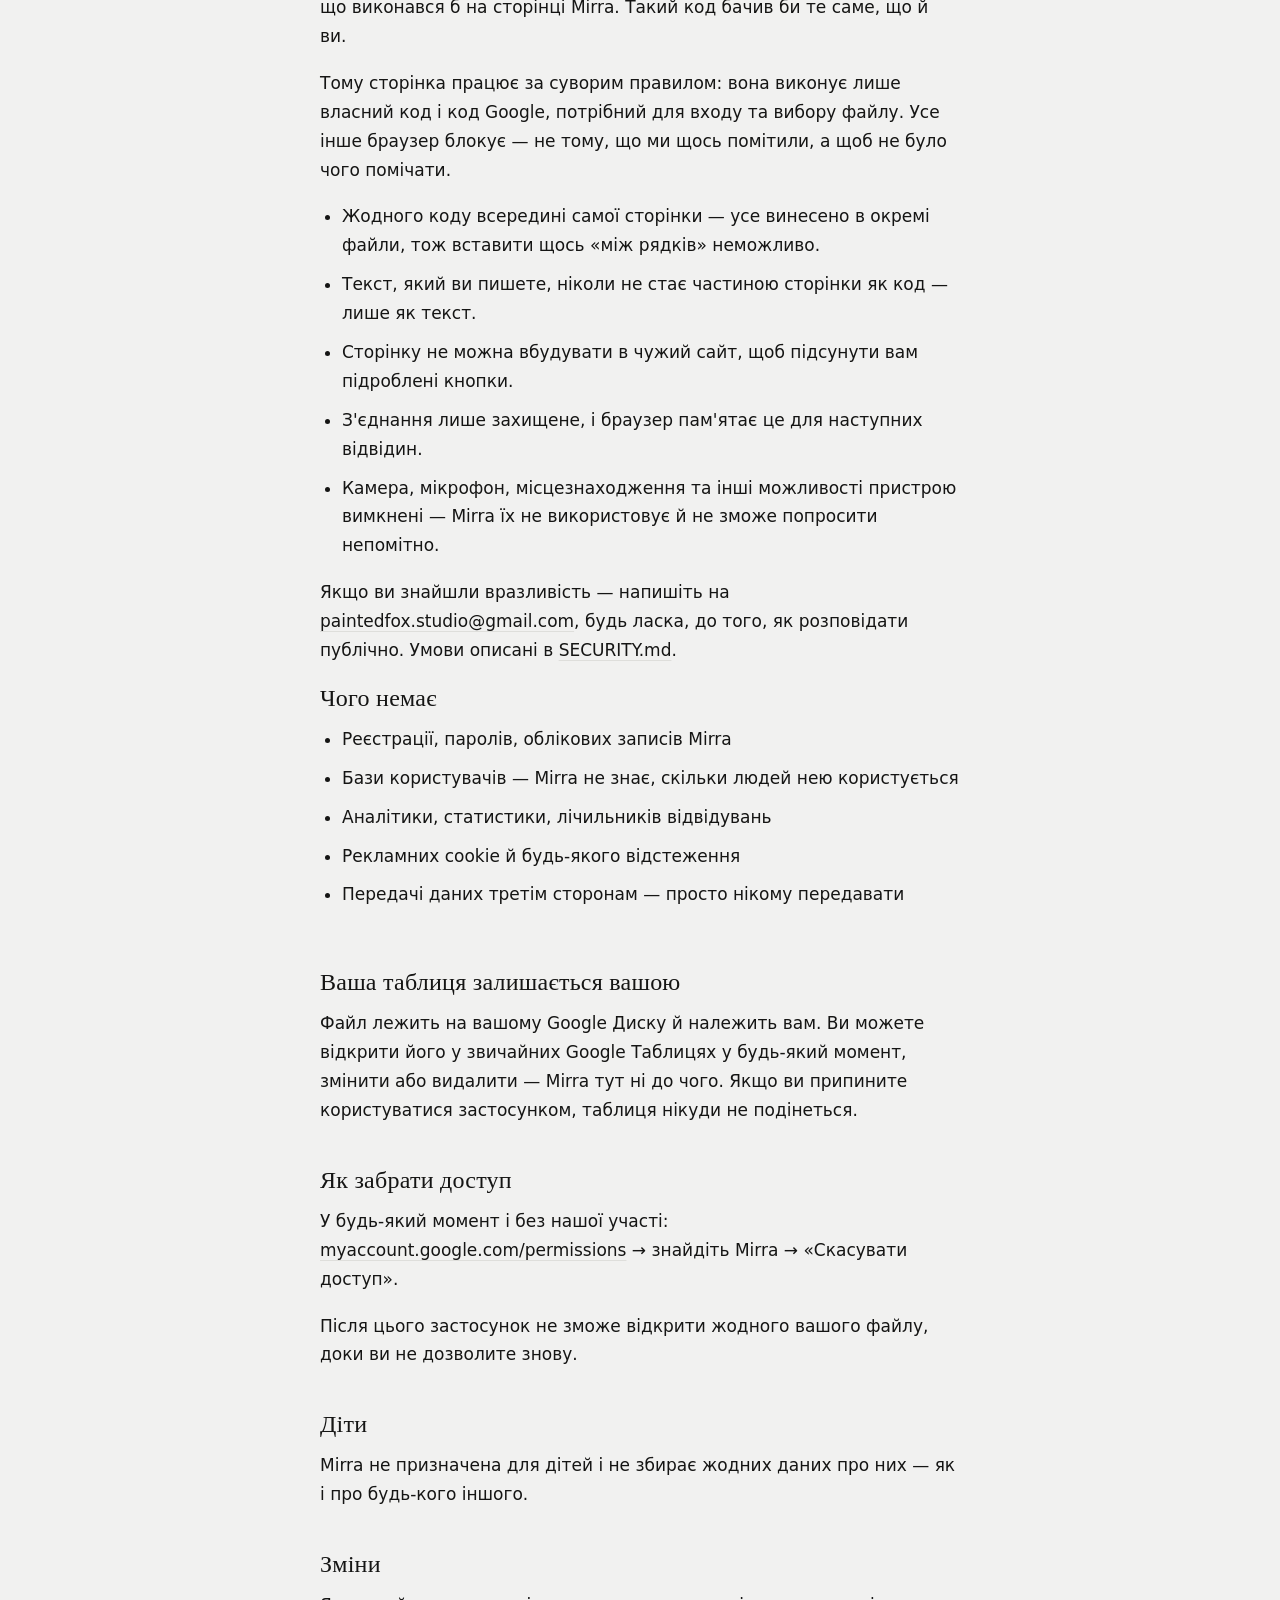
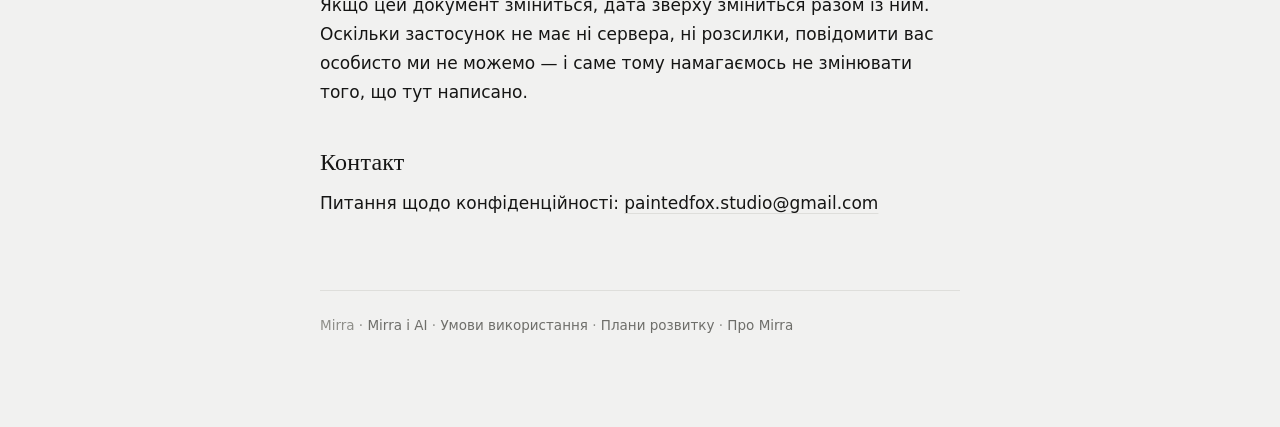
<file: privacy.html>
<!DOCTYPE html>
<html lang="uk">
<head>
  <meta charset="utf-8">
  <meta name="viewport" content="width=device-width,initial-scale=1">
  <title>Політика конфіденційності — Mirra</title>
  <script src="js/boot.js"></script>

  <link rel="icon" href="favicon.ico" sizes="any">
  <link rel="icon" href="assets/logo-120.png" type="image/png">
  <!-- Written out rather than generated at runtime. Google's search
       crawler executes JavaScript, but the one that reviews an OAuth
       consent screen appears not to — and a verifier that cannot see
       the app's own name reports that the name does not match. -->
  <link rel="alternate" hreflang="uk" href="https://mirra.day/privacy.html">
  <link rel="alternate" hreflang="en" href="https://mirra.day/en/privacy.html">
  <link rel="alternate" hreflang="x-default" href="https://mirra.day/privacy.html">
  <link rel="canonical" href="https://mirra.day/privacy.html">

  <meta property="og:type" content="website">
  <meta property="og:site_name" content="Mirra">
  <meta property="og:locale" content="uk_UA">
  <meta property="og:title" content="Політика конфіденційності — Mirra">
  <meta property="og:description" content="Mirra не збирає даних, не має облікових записів і не є проміжною ланкою між вами та Google.">
  <meta property="og:url" content="https://mirra.day/privacy.html">
  <meta property="og:image" content="https://mirra.day/assets/social-preview.png">
  <meta property="og:image:width" content="1280">
  <meta property="og:image:height" content="640">

  <meta name="twitter:card" content="summary_large_image">
  <meta name="twitter:title" content="Політика конфіденційності — Mirra">
  <meta name="twitter:description" content="Mirra не збирає даних, не має облікових записів і не є проміжною ланкою між вами та Google.">
  <meta name="twitter:image" content="https://mirra.day/assets/social-preview.png">

  <meta name="application-name" content="Mirra">
  <meta name="author" content="Anna Gura">



  <!-- The faces are declared in css/tokens.css and served from
       assets/fonts: no request leaves the site to fetch them.

       Deliberately not preloaded. Preloading warned on every page load
       that the browser had fetched a font nobody used in time — true,
       because the service worker serves them anyway and font-display
       keeps text visible meanwhile. A warning on every load is worse
       than the few milliseconds it was buying: it teaches you to ignore
       the console, which is where real problems appear. -->
  <link rel="stylesheet" href="css/page.css">
</head>
<body class="doc">
<div class="wrap">

  <header>
    <a class="back" href="index.html">
      <svg viewBox="0 0 24 24" aria-hidden="true"><path d="M14.5 5 8 12l6.5 7"/></svg>
      Головна
    </a>
    <a class="theme lang" href="en/privacy.html" aria-label="English" title="English">
      <span>EN</span>
    </a>
    <button class="theme" type="button" data-theme-toggle aria-label="Змінити тему">
      <svg viewBox="0 0 24 24" aria-hidden="true">
        <path class="moon" d="M20 14.5A8.5 8.5 0 0 1 9.5 4a8.5 8.5 0 1 0 10.5 10.5z"/>
        <g class="sun">
          <circle cx="12" cy="12" r="4"/>
          <path d="M12 2v2M12 20v2M2 12h2M20 12h2M5 5l1.5 1.5M17.5 17.5L19 19M19 5l-1.5 1.5M6.5 17.5L5 19"/>
        </g>
      </svg>
    </button>
  </header>

  <div class="doc-title">
    <h1>Політика конфіденційності</h1>
  <p class="meta">Оновлено: 3 жовтня 2026</p>
    <p class="stamp">Чинна з 1 серпня 2026 року</p>
  </div>

  <p>Mirra — вебзастосунок для ведення обліку в малому бізнесі. Ця сторінка описує, що відбувається з вашими даними. Коротко: у нас їх немає.</p>

  <div class="point">
    <p><strong>Ваші записи не проходять через нас.</strong> Застосунок працює цілком у вашому браузері: дані передаються між вашим пристроєм і Google напряму, без проміжної ланки.</p>
    <p>Mirra працює за принципом accountless: вона не створює облікових записів, не має бази користувачів і не знає, хто саме нею користується.</p>
  </div>

  <section>
  <h2>Які дозволи запитує Mirra</h2>

  <p>Зараз один: <strong>перегляд і редагування файлів, які ви самі відкрили в цьому застосунку</strong>. Технічна назва — <code>drive.file</code>.</p>

  <p>Це найвужчий дозвіл із можливих. Mirra отримує доступ лише до тієї таблиці, яку ви обрали вручну через вікно вибору файлів, або до тієї, яку створили через саму Mirra. Решта вашого Диска для застосунку не існує — він не бачить, які там файли, і не може їх відкрити.</p>

  <p>Доступу до пошти, контактів, календаря чи фотографій Mirra зараз не запитує.</p>

  <h2>Що робить сайт, з якого ви заходите</h2>

  <p>Mirra розміщена на звичайному вебхостингу, і його роль обмежена: він віддає браузеру сторінки, стилі та код застосунку — однакові для всіх відвідувачів. Далі все відбувається у вашому браузері.</p>

  <p>Через цей сервер <strong>не проходять ні ваші записи, ні ключ доступу до вашого акаунта Google</strong>. Він їх не бачить і не міг би зберегти, навіть якби ми цього захотіли.</p>

  <p>Як і будь-який вебсервер, хостинг технічно бачить сам факт запиту сторінки — IP-адресу й тип браузера. Ми цих даних не збираємо, не аналізуємо й не використовуємо.</p>

  <p>Якщо ви не хочете залежати навіть від цього, код Mirra відкритий: застосунок можна запустити на власному комп'ютері чи сервері. Інструкція — <a href="https://github.com/anna-gura/Mirra#readme" target="_blank" rel="noopener">на GitHub</a>.</p>

  <h2>Що буде, коли з'являться нові можливості</h2>

  <p>З часом Mirra працюватиме й з іншими сервісами Google — календарем, картами, поштою. Правило залишиться незмінним:</p>

  <ul>
    <li><strong>Найвужчий дозвіл із можливих.</strong> Якщо для роботи достатньо доступу лише до подій, які створила сама Mirra, вона не проситиме доступу до всього календаря.</li>
    <li><strong>Кожен доступ — окремо.</strong> Нові дозволи не додаються тихо: Google щоразу запитає вас окремо, і ви можете відмовитись, продовжуючи користуватися рештою.</li>
    <li><strong>Забрати можна будь-коли</strong> — у налаштуваннях вашого акаунта Google, без нашої участі.</li>
  </ul>

  <p>Уже наданий доступ до файлів від цього не розшириться: те, що описано вище, залишиться таким, як є.</p>

  </section>

  <section>
  <h2>Що зберігається у вашому браузері</h2>

  <ul>
    <li><strong>Ключ доступу від Google</strong> — щоб не входити заново щоразу. Google робить його недійсним приблизно за годину, після чого Mirra тихо отримує новий. Ключ зберігається лише у вашому браузері й нікуди не передається.</li>
    <li><strong>Вибрана тема</strong> — світла чи темна. Це єдине, що переживає закриття браузера.</li>
  </ul>

  <p>Ваші записи з таблиці Mirra не зберігає. Вони показуються на екрані, поки ви працюєте, і кожна зміна одразу надсилається в Google Таблиці.</p>

  </section>

  <section>
  <h2>Які дані Mirra отримує від Google і що з ними робить</h2>

  <p>Нижче — повний перелік. Якщо чогось немає в цій таблиці, Mirra цього не отримує.</p>

  <ul>
    <li><strong>Файли Google Диска, які ви самі відкрили застосунку.</strong> Потрібні, щоб показувати й редагувати ваші записи про клієнтів. Залишаються на вашому Диску; Mirra не має власного сховища й нікуди їх не копіює.</li>
    <li><strong>Файл налаштувань <code>mirra.json</code>, створений самим застосунком.</strong> Зберігає, яку таблицю ви обрали, формат дати та мову. Лежить у теці Mirra на вашому Диску.</li>
    <li><strong>Ключ доступу від Google.</strong> Потрібен, щоб звертатися до ваших файлів від вашого імені. Зберігається лише у вашому браузері, діє близько години.</li>
  </ul>

  <p><strong>Кому передаються:</strong> нікому. У Mirra немає серверів, аналітики, рекламних мереж і сторонніх сервісів.</p>

  <p><strong>Скільки зберігаються:</strong> стільки, скільки ви самі захочете. Дані живуть у вашому акаунті Google, а не в нас.</p>

  <p><strong>Як видалити:</strong> видаліть таблицю й теку Mirra зі свого Google Диска та відкличте доступ у <a href="https://myaccount.google.com/permissions" target="_blank" rel="noopener">налаштуваннях акаунта</a>. Більше ніде нічого не залишиться, бо ніде нічого й не було.</p>

  <div class="note">
    <p>Використання застосунком Mirra інформації, отриманої через API Google, відповідає <a href="https://developers.google.com/terms/api-services-user-data-policy" target="_blank" rel="noopener">Політиці Google API Services User Data Policy</a>, зокрема вимогам Limited Use.</p>
  </div>

  <h2>Як Mirra захищає те, що у вашому браузері</h2>

  <p>Оскільки записи живуть у вашому акаунті, а не на нашому сервері, головна небезпека — не викрадення бази, якої немає, а чужий код, що виконався б на сторінці Mirra. Такий код бачив би те саме, що й ви.</p>

  <p>Тому сторінка працює за суворим правилом: <strong>вона виконує лише власний код і код Google, потрібний для входу та вибору файлу</strong>. Усе інше браузер блокує — не тому, що ми щось помітили, а щоб не було чого помічати.</p>

  <ul>
    <li>Жодного коду всередині самої сторінки — усе винесено в окремі файли, тож вставити щось «між рядків» неможливо.</li>
    <li>Текст, який ви пишете, ніколи не стає частиною сторінки як код — лише як текст.</li>
    <li>Сторінку не можна вбудувати в чужий сайт, щоб підсунути вам підроблені кнопки.</li>
    <li>З'єднання лише захищене, і браузер пам'ятає це для наступних відвідин.</li>
    <li>Камера, мікрофон, місцезнаходження та інші можливості пристрою вимкнені — Mirra їх не використовує й не зможе попросити непомітно.</li>
  </ul>

  <p>Якщо ви знайшли вразливість — напишіть на <a href="mailto:paintedfox.studio@gmail.com">paintedfox.studio@gmail.com</a>, будь ласка, до того, як розповідати публічно. Умови описані в <a href="https://github.com/anna-gura/Mirra/blob/main/SECURITY.md" target="_blank" rel="noopener">SECURITY.md</a>.</p>

  <h2>Чого немає</h2>

  <ul>
    <li>Реєстрації, паролів, облікових записів Mirra</li>
    <li>Бази користувачів — Mirra не знає, скільки людей нею користується</li>
    <li>Аналітики, статистики, лічильників відвідувань</li>
    <li>Рекламних cookie й будь-якого відстеження</li>
    <li>Передачі даних третім сторонам — просто нікому передавати</li>
  </ul>

  </section>

  <section>
  <h2>Ваша таблиця залишається вашою</h2>

  <p>Файл лежить на вашому Google Диску й належить вам. Ви можете відкрити його у звичайних Google Таблицях у будь-який момент, змінити або видалити — Mirra тут ні до чого. Якщо ви припините користуватися застосунком, таблиця нікуди не подінеться.</p>

  </section>

  <section>
  <h2>Як забрати доступ</h2>

  <p>У будь-який момент і без нашої участі: <a href="https://myaccount.google.com/permissions" target="_blank" rel="noopener">myaccount.google.com/permissions</a> → знайдіть Mirra → «Скасувати доступ».</p>

  <p>Після цього застосунок не зможе відкрити жодного вашого файлу, доки ви не дозволите знову.</p>

  </section>

  <section>
  <h2>Діти</h2>

  <p>Mirra не призначена для дітей і не збирає жодних даних про них — як і про будь-кого іншого.</p>

  </section>

  <section>
  <h2>Зміни</h2>

  <p>Якщо цей документ зміниться, дата зверху зміниться разом із ним. Оскільки застосунок не має ні сервера, ні розсилки, повідомити вас особисто ми не можемо — і саме тому намагаємось не змінювати того, що тут написано.</p>

  </section>

  <section>
  <h2>Контакт</h2>

  <p>Питання щодо конфіденційності: <a href="mailto:paintedfox.studio@gmail.com">paintedfox.studio@gmail.com</a></p>

  </section>

  <footer>
    Mirra · <a href="ai.html">Mirra і АІ</a> · <a href="terms.html">Умови використання</a> · <a href="roadmap.html">Плани розвитку</a> · <a href="about.html">Про Mirra</a>
  </footer>

</div>

<script type="module" src="js/page.js"></script>
</body>
</html>
</file>
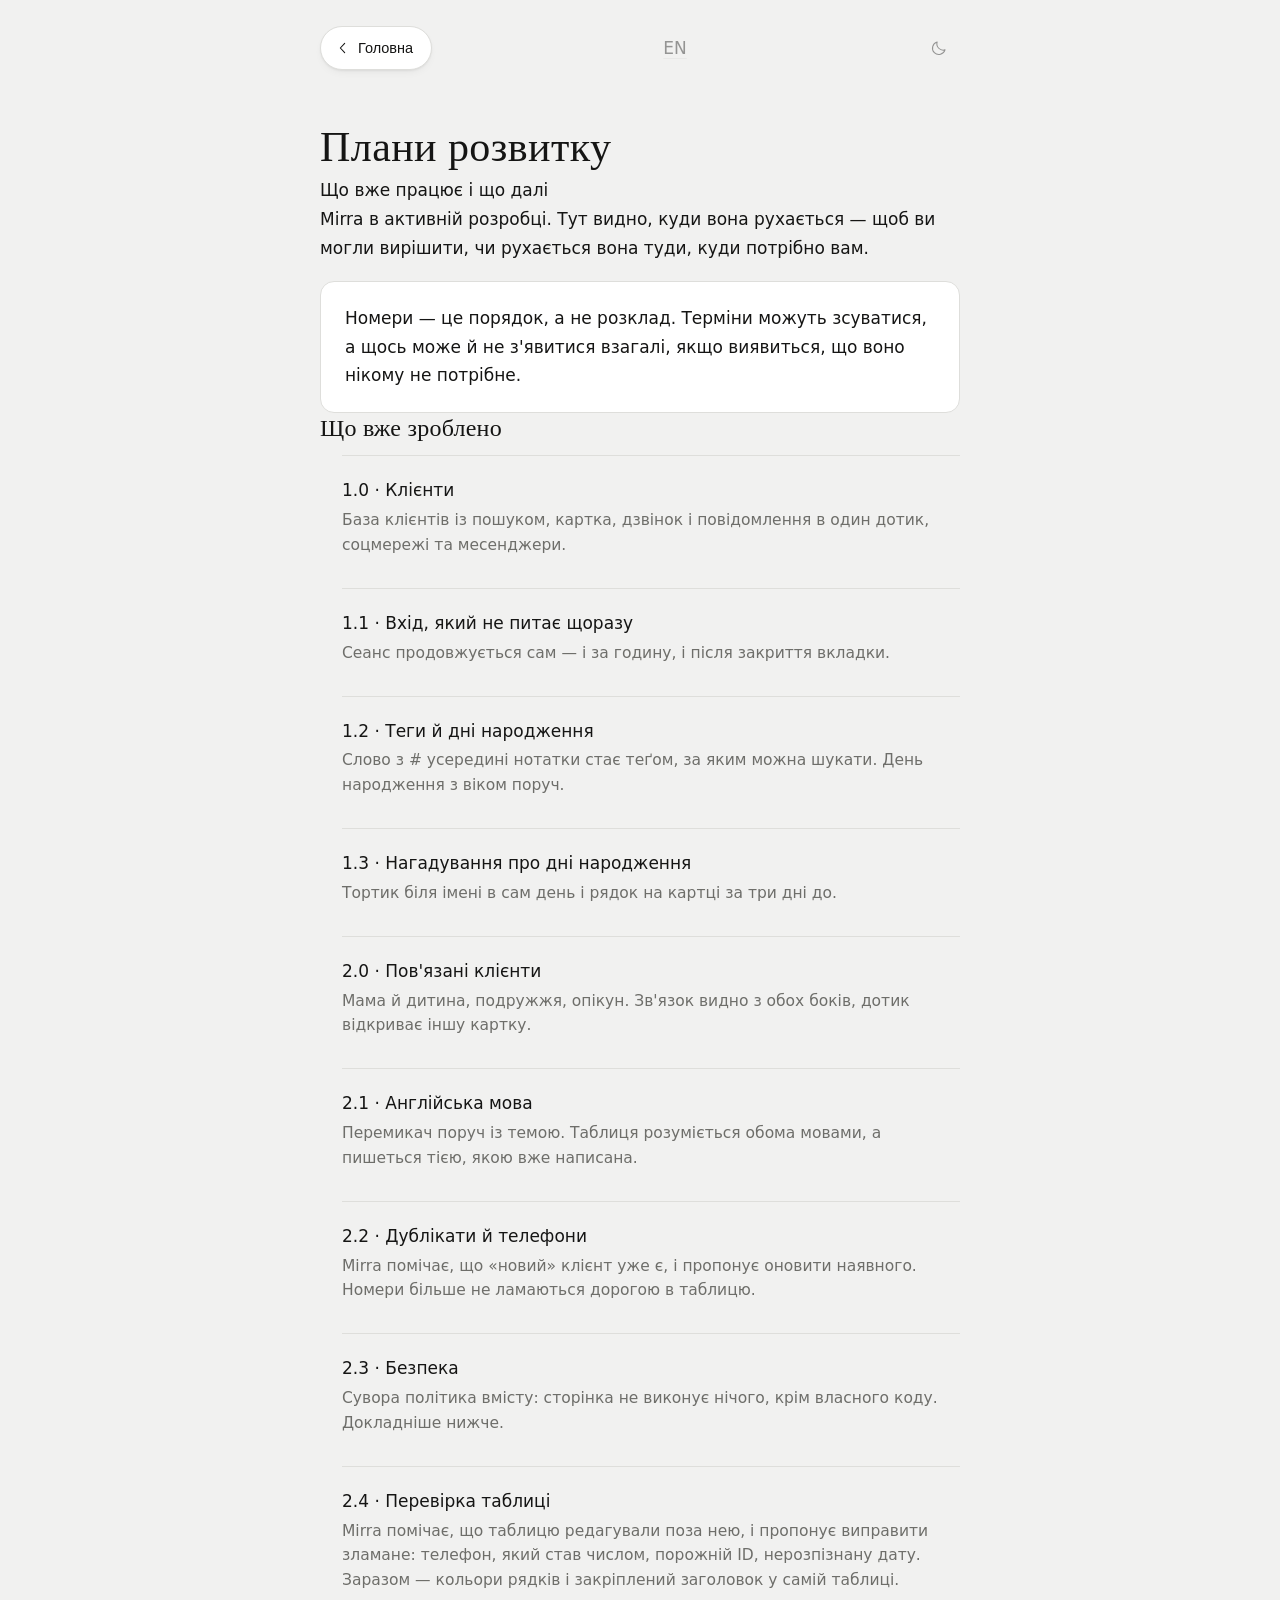
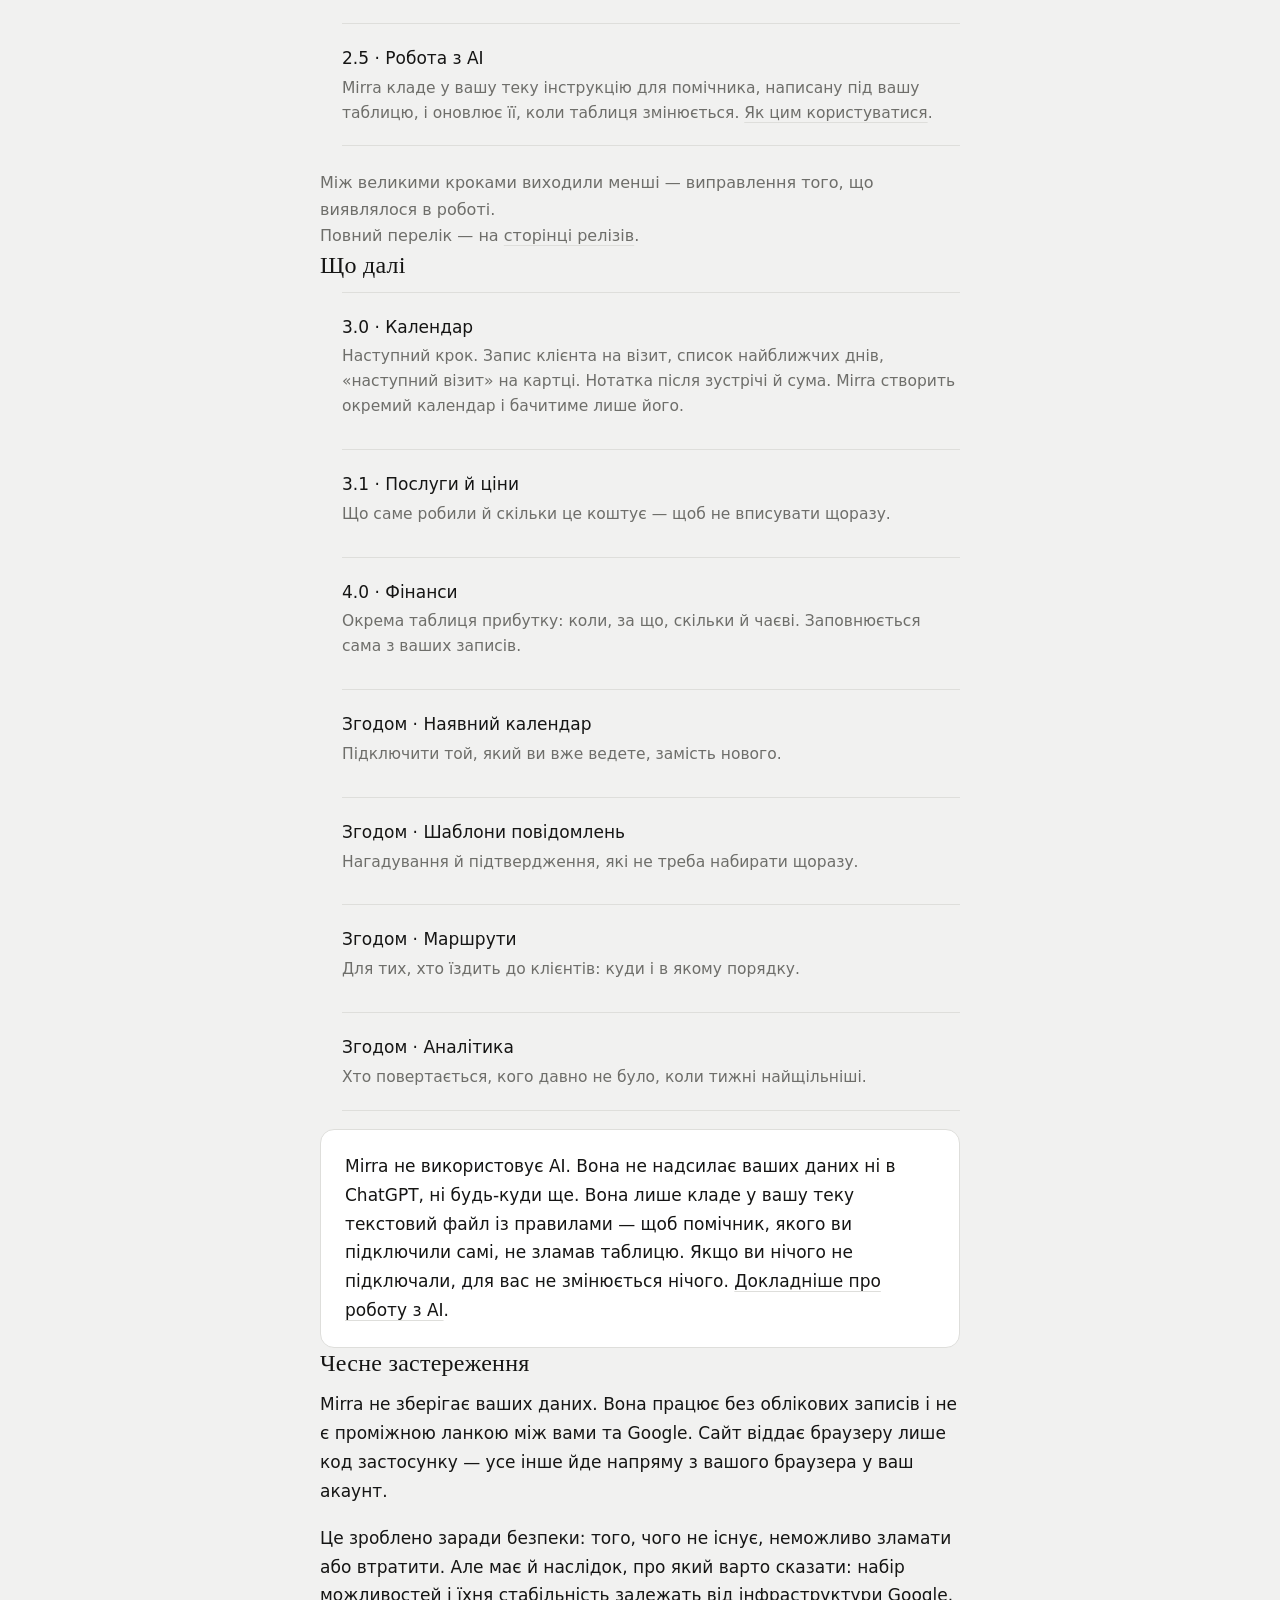
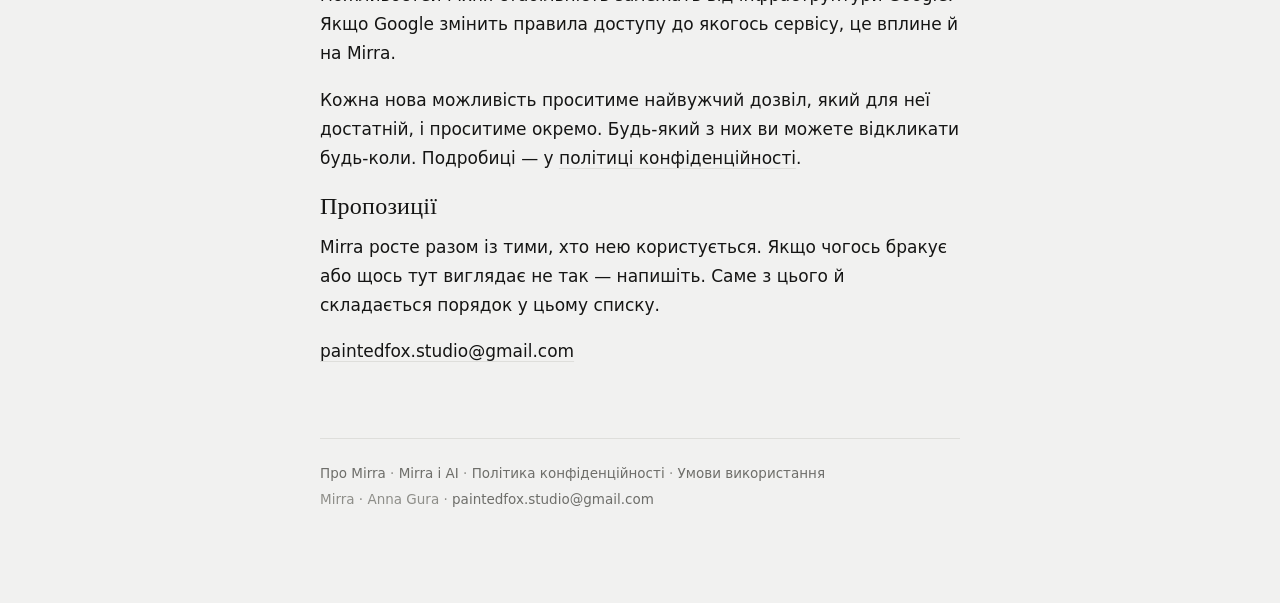
<file: roadmap.html>
<!DOCTYPE html>
<html lang="uk">
<head>
  <meta charset="utf-8">
  <meta name="viewport" content="width=device-width,initial-scale=1">
  <title>Плани розвитку — Mirra</title>
  <meta name="description" content="Що вже працює в Mirra і що планується далі: календар, нотатки після візиту, послуги й ціни, облік прибутку, робота з АІ.">
  <meta name="google-site-verification" content="uH2J-4VKAcDiEE0kQZOL1gIQak6KUfDMboTMo9XYfxI">
  <script src="js/boot.js"></script>

  <link rel="icon" href="favicon.ico" sizes="any">
  <link rel="icon" href="assets/logo-120.png" type="image/png">
  <!-- Written out rather than generated at runtime. Google's search
       crawler executes JavaScript, but the one that reviews an OAuth
       consent screen appears not to — and a verifier that cannot see
       the app's own name reports that the name does not match. -->
  <link rel="alternate" hreflang="uk" href="https://mirra.day/roadmap.html">
  <link rel="alternate" hreflang="en" href="https://mirra.day/en/roadmap.html">
  <link rel="alternate" hreflang="x-default" href="https://mirra.day/roadmap.html">
  <link rel="canonical" href="https://mirra.day/roadmap.html">

  <meta property="og:type" content="website">
  <meta property="og:site_name" content="Mirra">
  <meta property="og:locale" content="uk_UA">
  <meta property="og:title" content="Плани розвитку — Mirra">
  <meta property="og:description" content="Що вже працює в Mirra і що планується далі: календар, нотатки після візиту, послуги й ціни, облік прибутку, робота з АІ.">
  <meta property="og:url" content="https://mirra.day/roadmap.html">
  <meta property="og:image" content="https://mirra.day/assets/social-preview.png">
  <meta property="og:image:width" content="1280">
  <meta property="og:image:height" content="640">

  <meta name="twitter:card" content="summary_large_image">
  <meta name="twitter:title" content="Плани розвитку — Mirra">
  <meta name="twitter:description" content="Що вже працює в Mirra і що планується далі: календар, нотатки після візиту, послуги й ціни, облік прибутку, робота з АІ.">
  <meta name="twitter:image" content="https://mirra.day/assets/social-preview.png">

  <meta name="application-name" content="Mirra">
  <meta name="author" content="Anna Gura">


  <!-- The faces are declared in css/tokens.css and served from
       assets/fonts: no request leaves the site to fetch them.

       Deliberately not preloaded. Preloading warned on every page load
       that the browser had fetched a font nobody used in time — true,
       because the service worker serves them anyway and font-display
       keeps text visible meanwhile. A warning on every load is worse
       than the few milliseconds it was buying: it teaches you to ignore
       the console, which is where real problems appear. -->
  <link rel="stylesheet" href="css/page.css">
</head>
<body class="doc">
<div class="wrap">

  <header>
    <a class="back" href="index.html">
      <svg viewBox="0 0 24 24" aria-hidden="true"><path d="M14.5 5 8 12l6.5 7"/></svg>
      Головна
    </a>
    <a class="theme lang" href="en/roadmap.html" aria-label="English" title="English">
      <span>EN</span>
    </a>
    <button class="theme" type="button" data-theme-toggle aria-label="Змінити тему">
      <svg viewBox="0 0 24 24" aria-hidden="true">
        <path class="moon" d="M20 14.5A8.5 8.5 0 0 1 9.5 4a8.5 8.5 0 1 0 10.5 10.5z"/>
        <g class="sun">
          <circle cx="12" cy="12" r="4"/>
          <path d="M12 2v2M12 20v2M2 12h2M20 12h2M5 5l1.5 1.5M17.5 17.5L19 19M19 5l-1.5 1.5M6.5 17.5L5 19"/>
        </g>
      </svg>
    </button>
  </header>

  <div class="doc-title">
    <h1>Плани розвитку</h1>
    <p class="meta">Що вже працює і що далі</p>
  </div>

  <p>Mirra в активній розробці. Тут видно, куди вона рухається — щоб ви могли вирішити, чи рухається вона туди, куди потрібно вам.</p>

  <div class="note">
    <p><strong>Номери — це порядок, а не розклад.</strong> Терміни можуть зсуватися, а щось може й не з'явитися взагалі, якщо виявиться, що воно нікому не потрібне.</p>
  </div>

  <h2>Що вже зроблено</h2>

  <ul class="rows">
    <li>
      <b>1.0 · Клієнти</b>
      <span>База клієнтів із пошуком, картка, дзвінок і повідомлення в один дотик, соцмережі та месенджери.</span>
    </li>
    <li>
      <b>1.1 · Вхід, який не питає щоразу</b>
      <span>Сеанс продовжується сам — і за годину, і після закриття вкладки.</span>
    </li>
    <li>
      <b>1.2 · Теги й дні народження</b>
      <span>Слово з # усередині нотатки стає теґом, за яким можна шукати. День народження з віком поруч.</span>
    </li>
    <li>
      <b>1.3 · Нагадування про дні народження</b>
      <span>Тортик біля імені в сам день і рядок на картці за три дні до.</span>
    </li>
    <li>
      <b>2.0 · Пов'язані клієнти</b>
      <span>Мама й дитина, подружжя, опікун. Зв'язок видно з обох боків, дотик відкриває іншу картку.</span>
    </li>
    <li>
      <b>2.1 · Англійська мова</b>
      <span>Перемикач поруч із темою. Таблиця розуміється обома мовами, а пишеться тією, якою вже написана.</span>
    </li>
    <li>
      <b>2.2 · Дублікати й телефони</b>
      <span>Mirra помічає, що «новий» клієнт уже є, і пропонує оновити наявного. Номери більше не ламаються дорогою в таблицю.</span>
    </li>
    <li>
      <b>2.3 · Безпека</b>
      <span>Сувора політика вмісту: сторінка не виконує нічого, крім власного коду. Докладніше нижче.</span>
    </li>
    <li>
      <b>2.4 · Перевірка таблиці</b>
      <span>Mirra помічає, що таблицю редагували поза нею, і пропонує виправити зламане: телефон, який став числом, порожній ID, нерозпізнану дату. Заразом — кольори рядків і закріплений заголовок у самій таблиці.</span>
    </li>
    <li>
      <b>2.5 · Робота з АІ</b>
      <span>Mirra кладе у вашу теку інструкцію для помічника, написану під вашу таблицю, і оновлює її, коли таблиця змінюється. <a href="ai.html">Як цим користуватися</a>.</span>
    </li>
  </ul>

  <p class="aside">Між великими кроками виходили менші — виправлення того, що виявлялося в роботі.<br>
  Повний перелік — на <a href="https://github.com/anna-gura/Mirra/releases" target="_blank" rel="noopener">сторінці релізів</a>.</p>

  <h2>Що далі</h2>

  <ul class="rows">
    <li>
      <b>3.0 · Календар</b>
      <span>Наступний крок. Запис клієнта на візит, список найближчих днів, «наступний візит» на картці. Нотатка після зустрічі й сума. Mirra створить окремий календар і бачитиме лише його.</span>
    </li>
    <li>
      <b>3.1 · Послуги й ціни</b>
      <span>Що саме робили й скільки це коштує — щоб не вписувати щоразу.</span>
    </li>
    <li>
      <b>4.0 · Фінанси</b>
      <span>Окрема таблиця прибутку: коли, за що, скільки й чаєві. Заповнюється сама з ваших записів.</span>
    </li>
    <li>
      <b>Згодом · Наявний календар</b>
      <span>Підключити той, який ви вже ведете, замість нового.</span>
    </li>
    <li>
      <b>Згодом · Шаблони повідомлень</b>
      <span>Нагадування й підтвердження, які не треба набирати щоразу.</span>
    </li>
    <li>
      <b>Згодом · Маршрути</b>
      <span>Для тих, хто їздить до клієнтів: куди і в якому порядку.</span>
    </li>
    <li>
      <b>Згодом · Аналітика</b>
      <span>Хто повертається, кого давно не було, коли тижні найщільніші.</span>
    </li>
  </ul>

  <div class="note">
    <p><strong>Mirra не використовує АІ.</strong> Вона не надсилає ваших даних ні в ChatGPT, ні будь-куди ще. Вона лише кладе у вашу теку текстовий файл із правилами — щоб помічник, якого ви підключили самі, не зламав таблицю. Якщо ви нічого не підключали, для вас не змінюється нічого. <a href="ai.html">Докладніше про роботу з АІ</a>.</p>
  </div>

  <h2>Чесне застереження</h2>

  <p><strong>Mirra не зберігає ваших даних.</strong> Вона працює без облікових записів і не є проміжною ланкою між вами та Google. Сайт віддає браузеру лише код застосунку — усе інше йде напряму з вашого браузера у ваш акаунт.</p>

  <p>Це зроблено заради безпеки: того, чого не існує, неможливо зламати або втратити. Але має й наслідок, про який варто сказати: <strong>набір можливостей і їхня стабільність залежать від інфраструктури Google</strong>. Якщо Google змінить правила доступу до якогось сервісу, це вплине й на Mirra.</p>

  <p>Кожна нова можливість проситиме найвужчий дозвіл, який для неї достатній, і проситиме окремо. Будь-який з них ви можете відкликати будь-коли. Подробиці — у <a href="privacy.html">політиці конфіденційності</a>.</p>

  <h2>Пропозиції</h2>

  <p>Mirra росте разом із тими, хто нею користується. Якщо чогось бракує або щось тут виглядає не так — напишіть. Саме з цього й складається порядок у цьому списку.</p>

  <p><a href="mailto:paintedfox.studio@gmail.com">paintedfox.studio@gmail.com</a></p>

  <footer>
    <a href="about.html">Про Mirra</a> ·
    <a href="ai.html">Mirra і АІ</a> ·
    <a href="privacy.html">Політика конфіденційності</a> ·
    <a href="terms.html">Умови використання</a>
    <br>
    Mirra · Anna Gura · <a href="mailto:paintedfox.studio@gmail.com">paintedfox.studio@gmail.com</a>
  </footer>

</div>

<script type="module" src="js/page.js"></script>
</body>
</html>
</file>
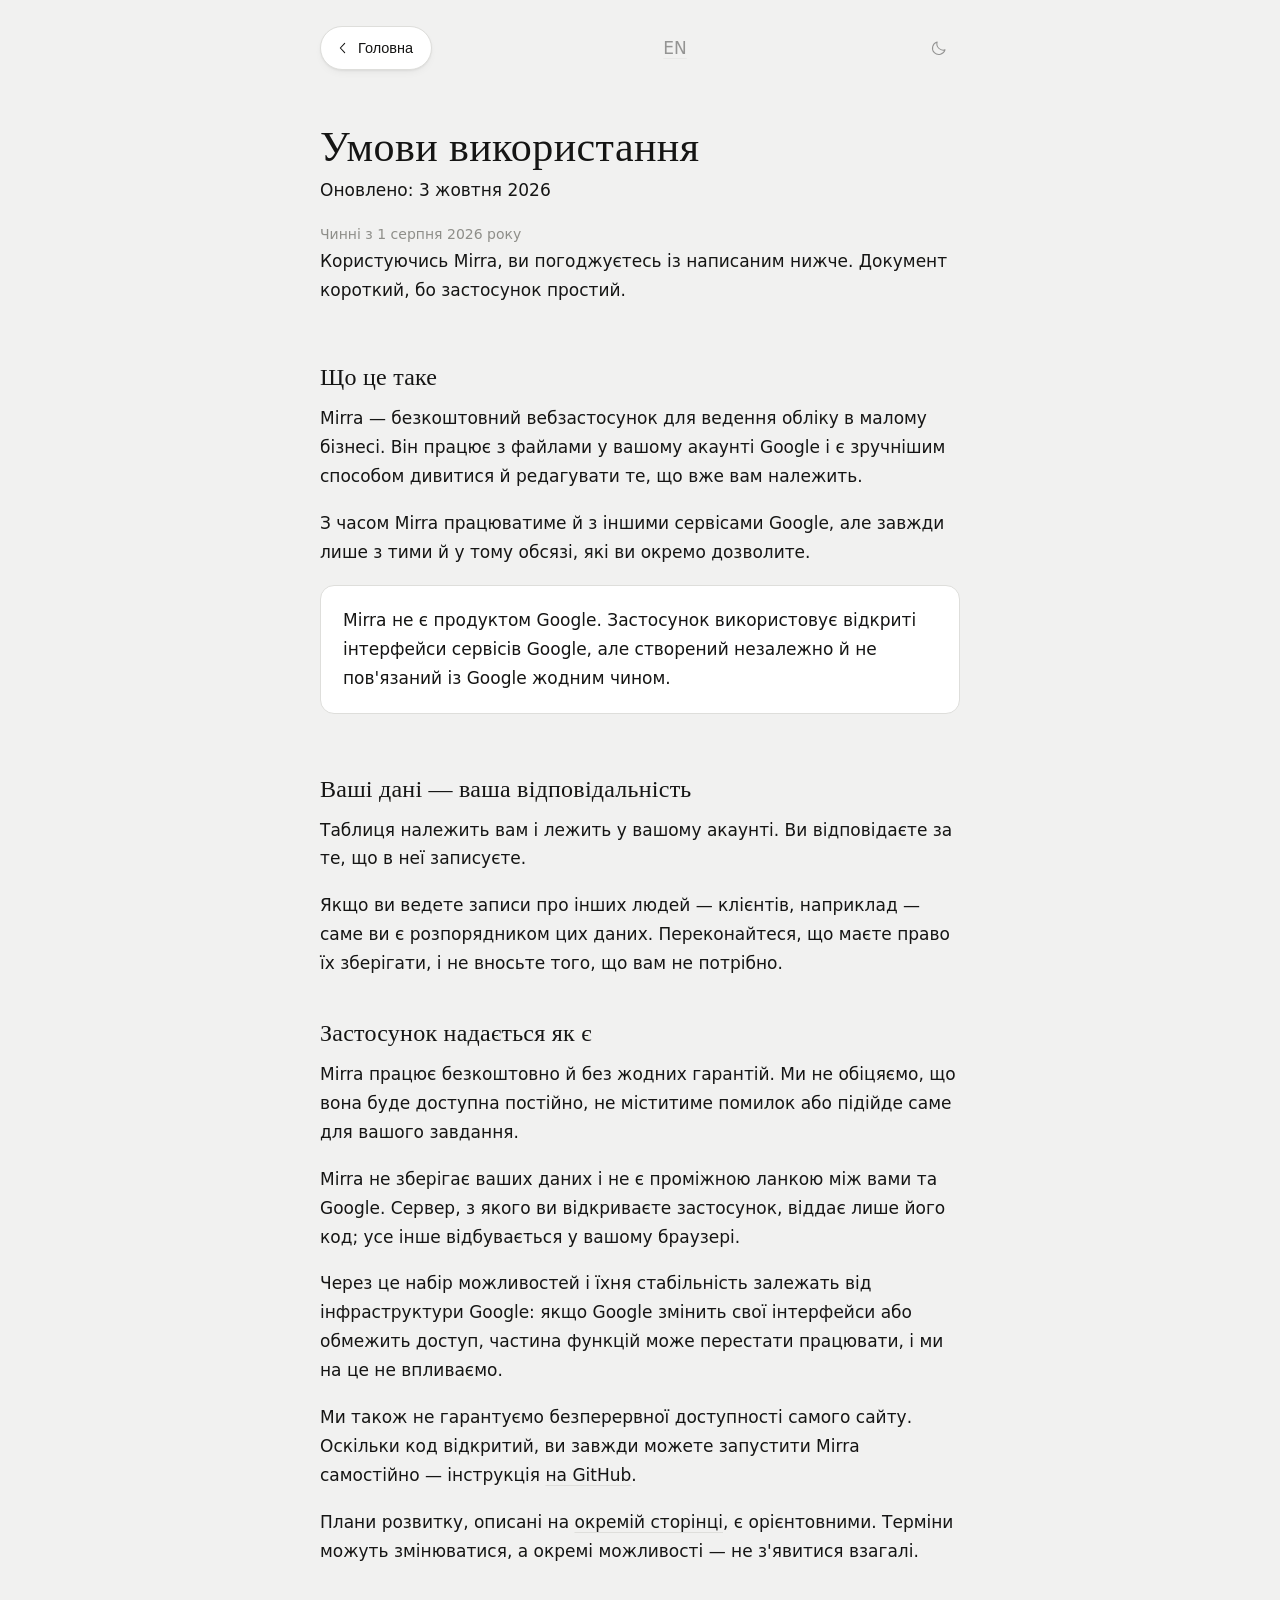
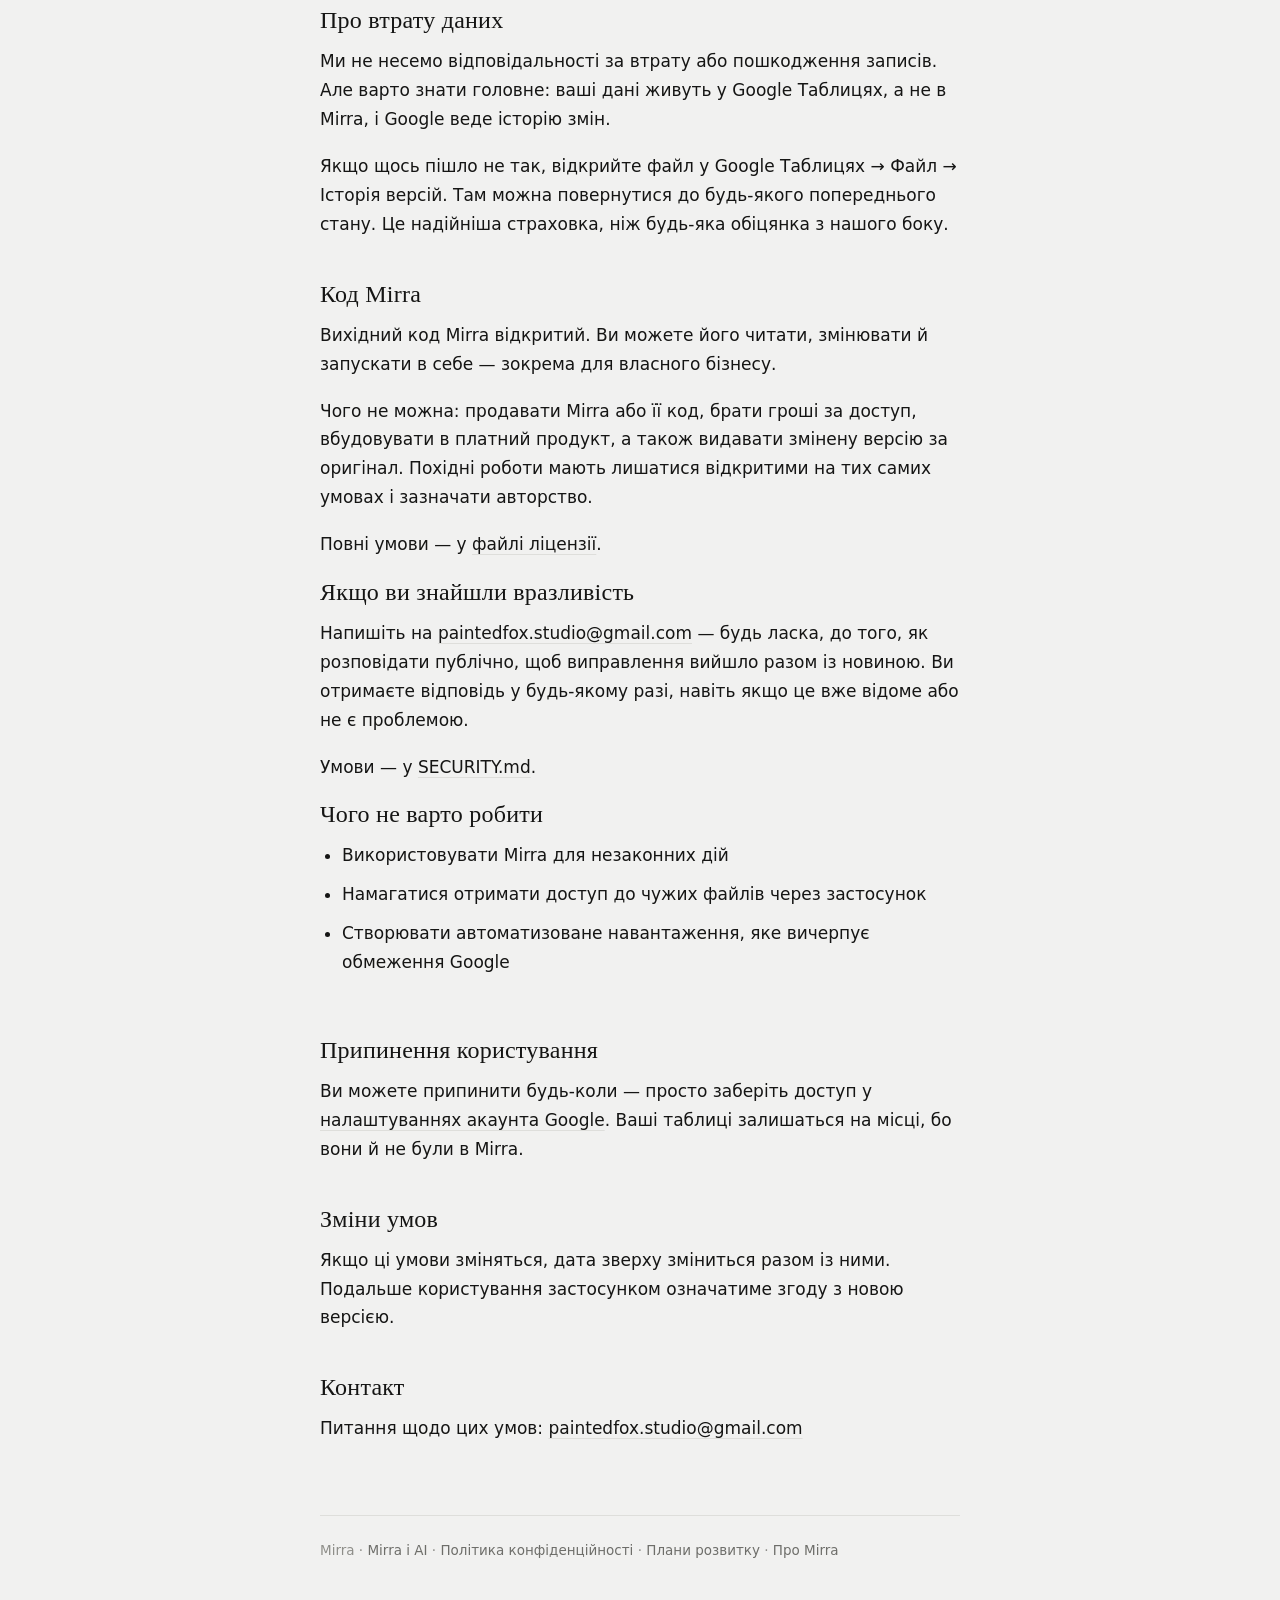
<file: terms.html>
<!DOCTYPE html>
<html lang="uk">
<head>
  <meta charset="utf-8">
  <meta name="viewport" content="width=device-width,initial-scale=1">
  <title>Умови використання — Mirra</title>
  <script src="js/boot.js"></script>

  <link rel="icon" href="favicon.ico" sizes="any">
  <link rel="icon" href="assets/logo-120.png" type="image/png">
  <!-- Written out rather than generated at runtime. Google's search
       crawler executes JavaScript, but the one that reviews an OAuth
       consent screen appears not to — and a verifier that cannot see
       the app's own name reports that the name does not match. -->
  <link rel="alternate" hreflang="uk" href="https://mirra.day/terms.html">
  <link rel="alternate" hreflang="en" href="https://mirra.day/en/terms.html">
  <link rel="alternate" hreflang="x-default" href="https://mirra.day/terms.html">
  <link rel="canonical" href="https://mirra.day/terms.html">

  <meta property="og:type" content="website">
  <meta property="og:site_name" content="Mirra">
  <meta property="og:locale" content="uk_UA">
  <meta property="og:title" content="Умови використання — Mirra">
  <meta property="og:description" content="Умови використання Mirra: безкоштовно, як є, ваші дані залишаються у вашому акаунті Google.">
  <meta property="og:url" content="https://mirra.day/terms.html">
  <meta property="og:image" content="https://mirra.day/assets/social-preview.png">
  <meta property="og:image:width" content="1280">
  <meta property="og:image:height" content="640">

  <meta name="twitter:card" content="summary_large_image">
  <meta name="twitter:title" content="Умови використання — Mirra">
  <meta name="twitter:description" content="Умови використання Mirra: безкоштовно, як є, ваші дані залишаються у вашому акаунті Google.">
  <meta name="twitter:image" content="https://mirra.day/assets/social-preview.png">

  <meta name="application-name" content="Mirra">
  <meta name="author" content="Anna Gura">



  <!-- The faces are declared in css/tokens.css and served from
       assets/fonts: no request leaves the site to fetch them.

       Deliberately not preloaded. Preloading warned on every page load
       that the browser had fetched a font nobody used in time — true,
       because the service worker serves them anyway and font-display
       keeps text visible meanwhile. A warning on every load is worse
       than the few milliseconds it was buying: it teaches you to ignore
       the console, which is where real problems appear. -->
  <link rel="stylesheet" href="css/page.css">
</head>
<body class="doc">
<div class="wrap">

  <header>
    <a class="back" href="index.html">
      <svg viewBox="0 0 24 24" aria-hidden="true"><path d="M14.5 5 8 12l6.5 7"/></svg>
      Головна
    </a>
    <a class="theme lang" href="en/terms.html" aria-label="English" title="English">
      <span>EN</span>
    </a>
    <button class="theme" type="button" data-theme-toggle aria-label="Змінити тему">
      <svg viewBox="0 0 24 24" aria-hidden="true">
        <path class="moon" d="M20 14.5A8.5 8.5 0 0 1 9.5 4a8.5 8.5 0 1 0 10.5 10.5z"/>
        <g class="sun">
          <circle cx="12" cy="12" r="4"/>
          <path d="M12 2v2M12 20v2M2 12h2M20 12h2M5 5l1.5 1.5M17.5 17.5L19 19M19 5l-1.5 1.5M6.5 17.5L5 19"/>
        </g>
      </svg>
    </button>
  </header>

  <div class="doc-title">
    <h1>Умови використання</h1>
  <p class="meta">Оновлено: 3 жовтня 2026</p>
    <p class="stamp">Чинні з 1 серпня 2026 року</p>
  </div>

  <p>Користуючись Mirra, ви погоджуєтесь із написаним нижче. Документ короткий, бо застосунок простий.</p>

  <section>
  <h2>Що це таке</h2>

  <p>Mirra — безкоштовний вебзастосунок для ведення обліку в малому бізнесі. Він працює з файлами у вашому акаунті Google і є зручнішим способом дивитися й редагувати те, що вже вам належить.</p>

  <p>З часом Mirra працюватиме й з іншими сервісами Google, але завжди лише з тими й у тому обсязі, які ви окремо дозволите.</p>

  <div class="point">
    <p><strong>Mirra не є продуктом Google.</strong> Застосунок використовує відкриті інтерфейси сервісів Google, але створений незалежно й не пов'язаний із Google жодним чином.</p>
  </div>

  </section>

  <section>
  <h2>Ваші дані — ваша відповідальність</h2>

  <p>Таблиця належить вам і лежить у вашому акаунті. Ви відповідаєте за те, що в неї записуєте.</p>

  <p>Якщо ви ведете записи про інших людей — клієнтів, наприклад — саме ви є розпорядником цих даних. Переконайтеся, що маєте право їх зберігати, і не вносьте того, що вам не потрібно.</p>

  </section>

  <section>
  <h2>Застосунок надається як є</h2>

  <p>Mirra працює безкоштовно й без жодних гарантій. Ми не обіцяємо, що вона буде доступна постійно, не міститиме помилок або підійде саме для вашого завдання.</p>

  <p><strong>Mirra не зберігає ваших даних і не є проміжною ланкою між вами та Google.</strong> Сервер, з якого ви відкриваєте застосунок, віддає лише його код; усе інше відбувається у вашому браузері.</p>

  <p>Через це набір можливостей і їхня стабільність залежать від інфраструктури Google: якщо Google змінить свої інтерфейси або обмежить доступ, частина функцій може перестати працювати, і ми на це не впливаємо.</p>

  <p>Ми також не гарантуємо безперервної доступності самого сайту. Оскільки код відкритий, ви завжди можете запустити Mirra самостійно — інструкція <a href="https://github.com/anna-gura/Mirra#readme" target="_blank" rel="noopener">на GitHub</a>.</p>

  <p>Плани розвитку, описані на <a href="roadmap.html">окремій сторінці</a>, є орієнтовними. Терміни можуть змінюватися, а окремі можливості — не з'явитися взагалі.</p>

  </section>

  <section>
  <h2>Про втрату даних</h2>

  <p>Ми не несемо відповідальності за втрату або пошкодження записів. Але варто знати головне: <strong>ваші дані живуть у Google Таблицях, а не в Mirra</strong>, і Google веде історію змін.</p>

  <p>Якщо щось пішло не так, відкрийте файл у Google Таблицях → Файл → Історія версій. Там можна повернутися до будь-якого попереднього стану. Це надійніша страховка, ніж будь-яка обіцянка з нашого боку.</p>

  </section>

  <section>
  <h2>Код Mirra</h2>

  <p>Вихідний код Mirra відкритий. Ви можете його читати, змінювати й запускати в себе — зокрема для власного бізнесу.</p>

  <p>Чого не можна: продавати Mirra або її код, брати гроші за доступ, вбудовувати в платний продукт, а також видавати змінену версію за оригінал. Похідні роботи мають лишатися відкритими на тих самих умовах і зазначати авторство.</p>

  <p>Повні умови — у <a href="https://github.com/anna-gura/Mirra/blob/main/LICENSE" target="_blank" rel="noopener">файлі ліцензії</a>.</p>

  <h2>Якщо ви знайшли вразливість</h2>

  <p>Напишіть на <a href="mailto:paintedfox.studio@gmail.com">paintedfox.studio@gmail.com</a> — будь ласка, до того, як розповідати публічно, щоб виправлення вийшло разом із новиною. Ви отримаєте відповідь у будь-якому разі, навіть якщо це вже відоме або не є проблемою.</p>

  <p>Умови — у <a href="https://github.com/anna-gura/Mirra/blob/main/SECURITY.md" target="_blank" rel="noopener">SECURITY.md</a>.</p>

  <h2>Чого не варто робити</h2>

  <ul>
    <li>Використовувати Mirra для незаконних дій</li>
    <li>Намагатися отримати доступ до чужих файлів через застосунок</li>
    <li>Створювати автоматизоване навантаження, яке вичерпує обмеження Google</li>
  </ul>

  </section>

  <section>
  <h2>Припинення користування</h2>

  <p>Ви можете припинити будь-коли — просто заберіть доступ у <a href="https://myaccount.google.com/permissions" target="_blank" rel="noopener">налаштуваннях акаунта Google</a>. Ваші таблиці залишаться на місці, бо вони й не були в Mirra.</p>

  </section>

  <section>
  <h2>Зміни умов</h2>

  <p>Якщо ці умови зміняться, дата зверху зміниться разом із ними. Подальше користування застосунком означатиме згоду з новою версією.</p>

  </section>

  <section>
  <h2>Контакт</h2>

  <p>Питання щодо цих умов: <a href="mailto:paintedfox.studio@gmail.com">paintedfox.studio@gmail.com</a></p>

  </section>

  <footer>
    Mirra · <a href="ai.html">Mirra і АІ</a> · <a href="privacy.html">Політика конфіденційності</a> · <a href="roadmap.html">Плани розвитку</a> · <a href="about.html">Про Mirra</a>
  </footer>

</div>

<script type="module" src="js/page.js"></script>
</body>
</html>
</file>
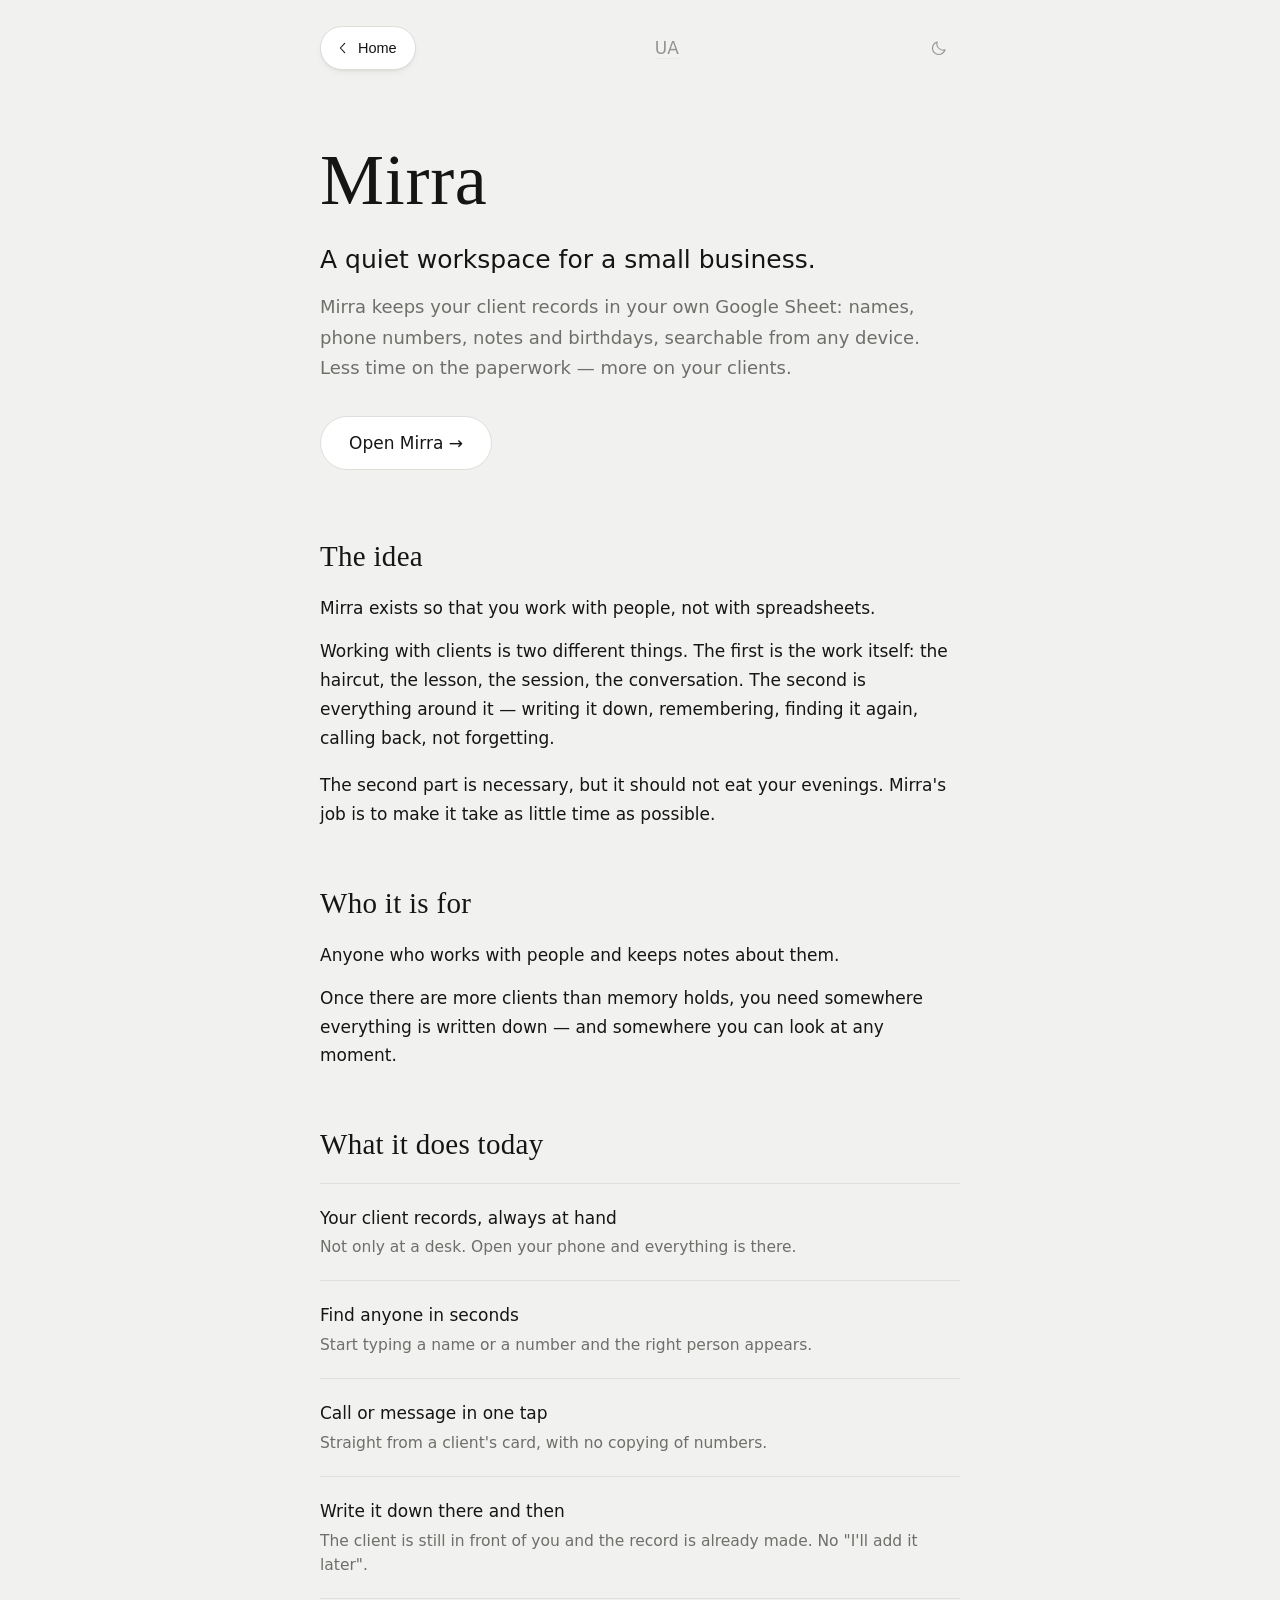
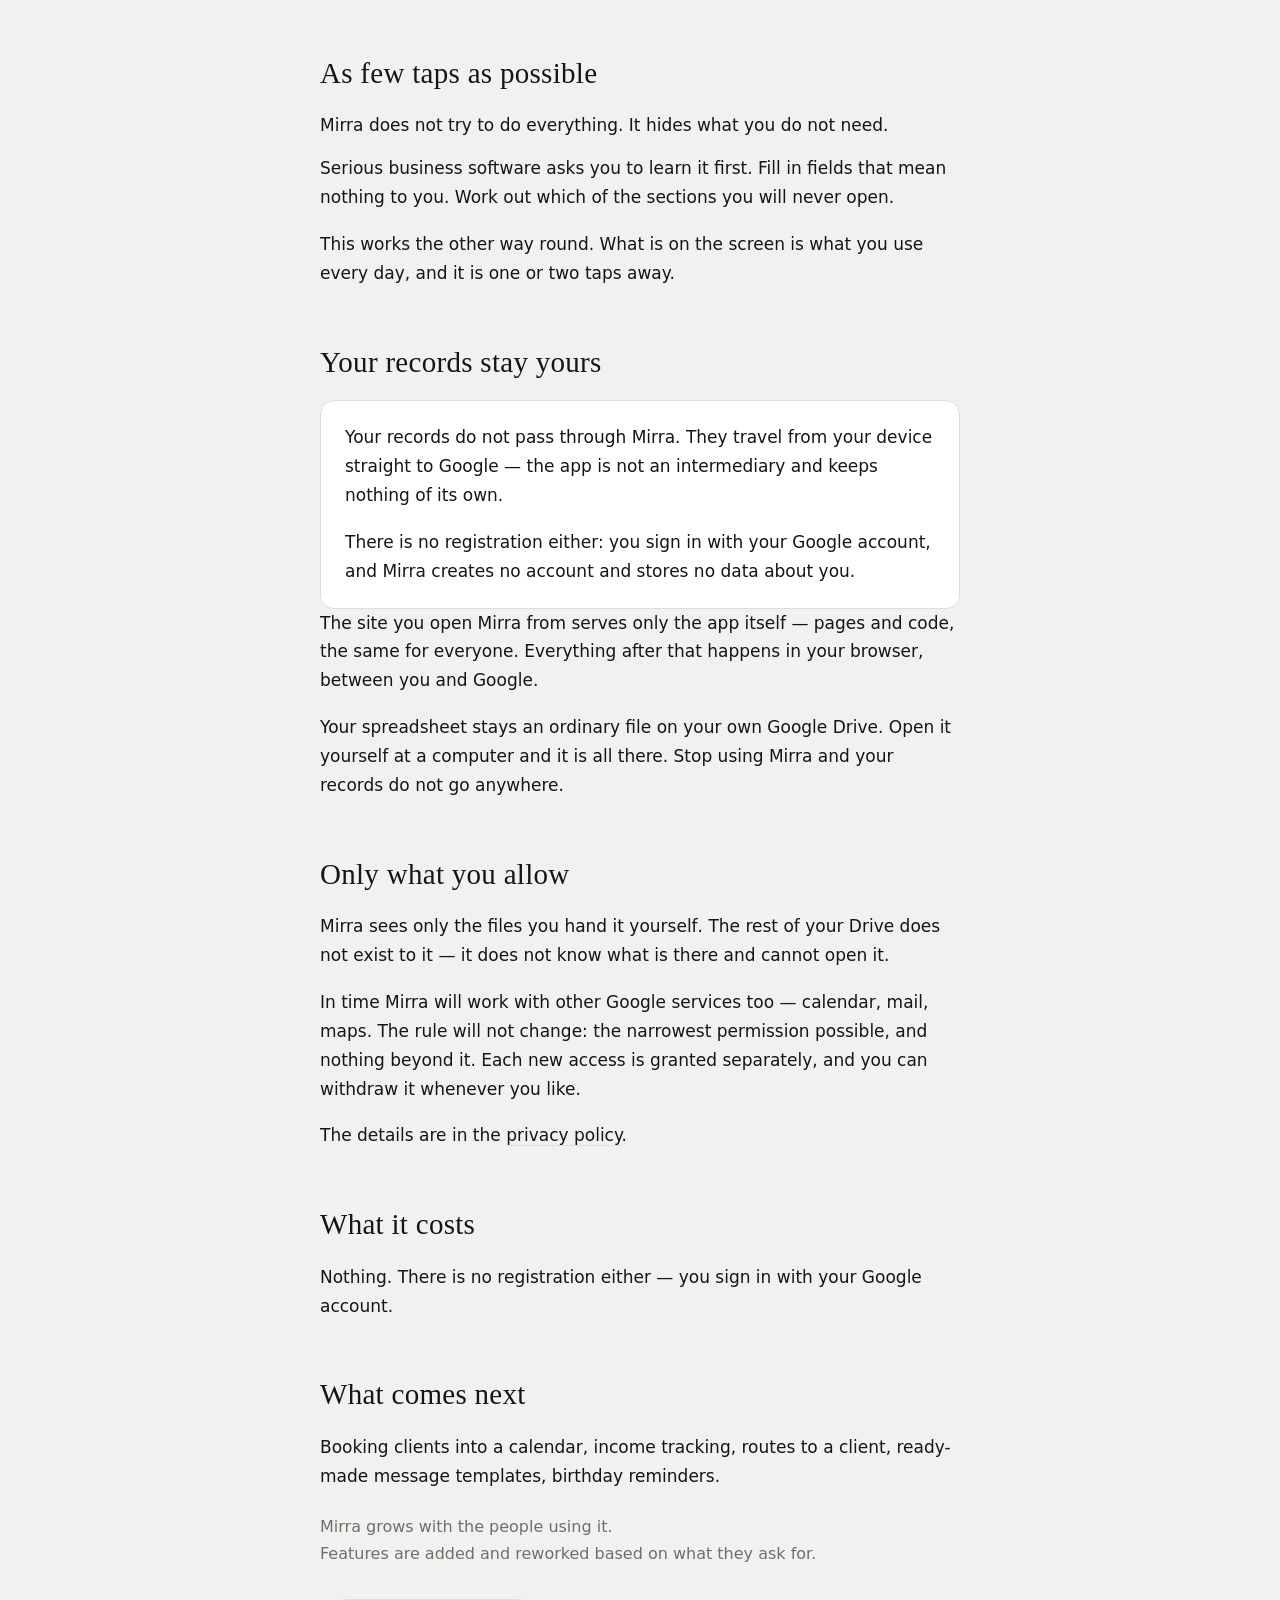
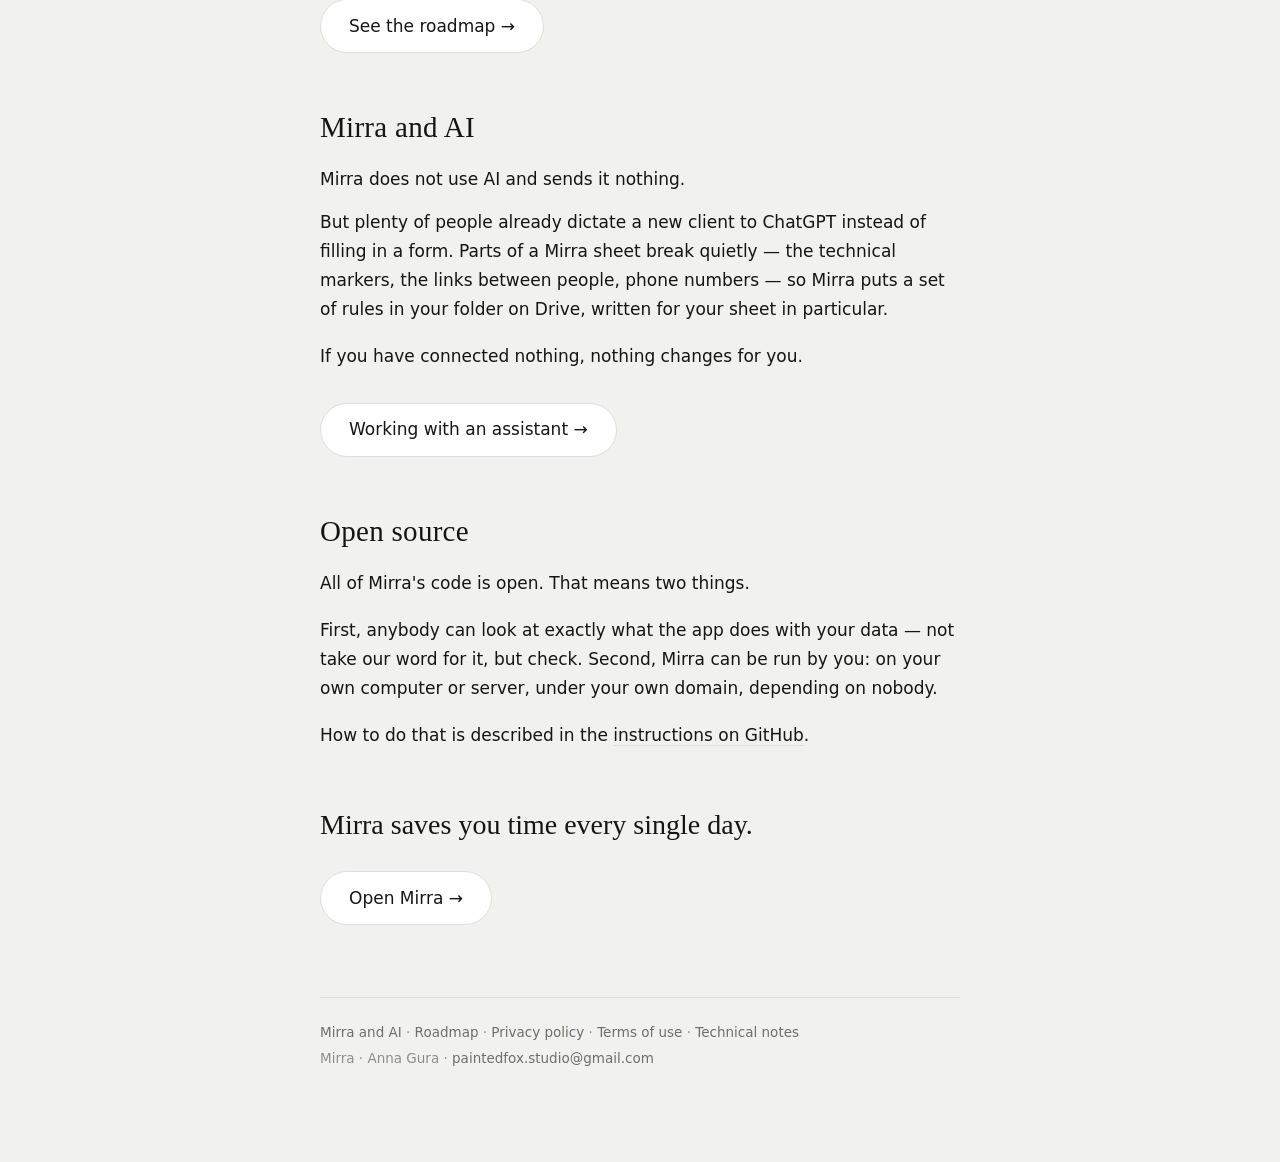
<file: en/about.html>
<!DOCTYPE html>
<html lang="en">
<head>
  <meta charset="utf-8">
  <meta name="viewport" content="width=device-width,initial-scale=1">
  <title>Mirra — a quiet workspace for a small business</title>
  <meta name="description" content="Mirra — a quiet workspace for a small business. Clients, records and reminders at hand. Less time on routine, more on people.">
  <meta name="google-site-verification" content="uH2J-4VKAcDiEE0kQZOL1gIQak6KUfDMboTMo9XYfxI">
  <script src="../js/boot.js"></script>

  <link rel="icon" href="../favicon.ico" sizes="any">
  <link rel="icon" href="../assets/logo-120.png" type="image/png">
  <!-- Written out rather than generated at runtime. Google's search
       crawler executes JavaScript, but the one that reviews an OAuth
       consent screen appears not to — and a verifier that cannot see
       the app's own name reports that the name does not match. -->
  <link rel="alternate" hreflang="uk" href="https://mirra.day/about.html">
  <link rel="alternate" hreflang="en" href="https://mirra.day/en/about.html">
  <link rel="alternate" hreflang="x-default" href="https://mirra.day/about.html">
  <link rel="canonical" href="https://mirra.day/en/about.html">

  <meta property="og:type" content="website">
  <meta property="og:site_name" content="Mirra">
  <meta property="og:locale" content="en_GB">
  <meta property="og:title" content="About Mirra — a quiet workspace for a small business">
  <meta property="og:description" content="Mirra exists so that you work with people, not with spreadsheets. Clients at hand, minimal clicks, your data stays yours.">
  <meta property="og:url" content="https://mirra.day/en/about.html">
  <meta property="og:image" content="https://mirra.day/assets/social-preview.png">
  <meta property="og:image:width" content="1280">
  <meta property="og:image:height" content="640">

  <meta name="twitter:card" content="summary_large_image">
  <meta name="twitter:title" content="About Mirra — a quiet workspace for a small business">
  <meta name="twitter:description" content="Mirra exists so that you work with people, not with spreadsheets. Clients at hand, minimal clicks, your data stays yours.">
  <meta name="twitter:image" content="https://mirra.day/assets/social-preview.png">

  <meta name="application-name" content="Mirra">
  <meta name="author" content="Anna Gura">


  <!-- The faces are declared in css/tokens.css and served from
       assets/fonts: no request leaves the site to fetch them.

       Deliberately not preloaded. Preloading warned on every page load
       that the browser had fetched a font nobody used in time — true,
       because the service worker serves them anyway and font-display
       keeps text visible meanwhile. A warning on every load is worse
       than the few milliseconds it was buying: it teaches you to ignore
       the console, which is where real problems appear. -->
  <link rel="stylesheet" href="../css/page.css">
  <script type="application/ld+json">
  {
    "@context": "https://schema.org",
    "@type": "SoftwareApplication",
    "name": "Mirra",
    "alternateName": "Mirra — облік клієнтів",
    "applicationCategory": "BusinessApplication",
    "operatingSystem": "Web",
    "url": "https://mirra.day/",
    "description": "Простий робочий простір для малого бізнесу: база клієнтів у власній Google Таблиці, без серверів і реєстрації.",
    "inLanguage": "uk",
    "isAccessibleForFree": true,
    "offers": {
      "@type": "Offer",
      "price": "0",
      "priceCurrency": "USD"
    },
    "author": {
      "@type": "Person",
      "name": "Anna Gura",
      "url": "https://github.com/anna-gura"
    },
    "softwareVersion": "1.0.0"
  }
  </script>


</head>
<body>
<div class="wrap">

  <header>
    <a class="back" href="../index.html">
      <svg viewBox="0 0 24 24" aria-hidden="true"><path d="M14.5 5 8 12l6.5 7"/></svg>
      Home
    </a>
    <a class="theme lang" href="../about.html" aria-label="Українська" title="Українська">
      <span>UA</span>
    </a>
    <button class="theme" type="button" data-theme-toggle aria-label="Change theme">
      <svg viewBox="0 0 24 24" aria-hidden="true">
        <path class="moon" d="M20 14.5A8.5 8.5 0 0 1 9.5 4a8.5 8.5 0 1 0 10.5 10.5z"/>
        <g class="sun">
          <circle cx="12" cy="12" r="4"/>
          <path d="M12 2v2M12 20v2M2 12h2M20 12h2M5 5l1.5 1.5M17.5 17.5L19 19M19 5l-1.5 1.5M6.5 17.5L5 19"/>
        </g>
      </svg>
    </button>
  </header>

  <div class="hero">
    <h1>Mirra</h1>
    <p class="lead">A quiet workspace for a small business.</p>
    <p class="lead-sub">Mirra keeps your client records in your own Google Sheet:
    names, phone numbers, notes and birthdays, searchable from any device.
    Less time on the paperwork — more on your clients.</p>
    <a class="cta" href="../index.html">Open Mirra →</a>
  </div>

  <section>
    <h2>The idea</h2>

    <p class="claim">Mirra exists so that you work with people, not with spreadsheets.</p>

    <p>Working with clients is two different things. The first is the work itself: the haircut, the lesson, the session, the conversation. The second is everything around it — writing it down, remembering, finding it again, calling back, not forgetting.</p>

    <p>The second part is necessary, but it should not eat your evenings. Mirra's job is to make it take as little time as possible.</p>
  </section>

  <section>
    <h2>Who it is for</h2>

    <p class="claim">Anyone who works with people and keeps notes about them.</p>

    <p>Once there are more clients than memory holds, you need somewhere everything is written down — and somewhere you can look at any moment.</p>
  </section>

  <section>
    <h2>What it does today</h2>

    <ul class="rows">
      <li>
        <b>Your client records, always at hand</b>
        <span>Not only at a desk. Open your phone and everything is there.</span>
      </li>
      <li>
        <b>Find anyone in seconds</b>
        <span>Start typing a name or a number and the right person appears.</span>
      </li>
      <li>
        <b>Call or message in one tap</b>
        <span>Straight from a client's card, with no copying of numbers.</span>
      </li>
      <li>
        <b>Write it down there and then</b>
        <span>The client is still in front of you and the record is already made. No "I'll add it later".</span>
      </li>
    </ul>
  </section>

  <section>
    <h2>As few taps as possible</h2>

    <p class="claim">Mirra does not try to do everything. It hides what you do not need.</p>

    <p>Serious business software asks you to learn it first. Fill in fields that mean nothing to you. Work out which of the sections you will never open.</p>

    <p>This works the other way round. What is on the screen is what you use every day, and it is one or two taps away.</p>
  </section>

  <section>
    <h2>Your records stay yours</h2>

    <div class="note">
      <p><strong>Your records do not pass through Mirra.</strong> They travel from your device straight to Google — the app is not an intermediary and keeps nothing of its own.</p>
      <p>There is no registration either: you sign in with your Google account, and Mirra creates no account and stores no data about you.</p>
    </div>

    <p>The site you open Mirra from serves only the app itself — pages and code, the same for everyone. Everything after that happens in your browser, between you and Google.</p>

    <p>Your spreadsheet stays an ordinary file on your own Google Drive. Open it yourself at a computer and it is all there. Stop using Mirra and your records do not go anywhere.</p>
  </section>

  <section>
    <h2>Only what you allow</h2>

    <p>Mirra sees <strong>only the files you hand it yourself</strong>. The rest of your Drive does not exist to it — it does not know what is there and cannot open it.</p>

    <p>In time Mirra will work with other Google services too — calendar, mail, maps. The rule will not change: <strong>the narrowest permission possible, and nothing beyond it</strong>. Each new access is granted separately, and you can withdraw it whenever you like.</p>

    <p>The details are in the <a href="privacy.html">privacy policy</a>.</p>
  </section>

  <section>
    <h2>What it costs</h2>
    <p>Nothing. There is no registration either — you sign in with your Google account.</p>
  </section>

  <section>
    <h2>What comes next</h2>

    <p>Booking clients into a calendar, income tracking, routes to a client, ready-made message templates, birthday reminders.</p>

    <p class="aside">Mirra grows with the people using it.<br>
    Features are added and reworked based on what they ask for.</p>

    <p class="cta-trailing"><a class="cta" href="roadmap.html">See the roadmap →</a></p>
  </section>

  <section>
    <h2>Mirra and AI</h2>

    <p class="claim">Mirra does not use AI and sends it nothing.</p>

    <p>But plenty of people already dictate a new client to ChatGPT instead of filling in a form. Parts of a Mirra sheet break quietly — the technical markers, the links between people, phone numbers — so Mirra puts a set of rules in your folder on Drive, written for your sheet in particular.</p>

    <p>If you have connected nothing, nothing changes for you.</p>

    <p class="cta-trailing"><a class="cta" href="ai.html">Working with an assistant →</a></p>
  </section>

  <section>
    <h2>Open source</h2>

    <p>All of Mirra's code is open. That means two things.</p>

    <p>First, anybody can look at exactly what the app does with your data — not take our word for it, but check. Second, Mirra can be run <strong>by you</strong>: on your own computer or server, under your own domain, depending on nobody.</p>

    <p>How to do that is described in the <a href="https://github.com/anna-gura/Mirra#readme" target="_blank" rel="noopener">instructions on GitHub</a>.</p>
  </section>

  <section>
    <p class="pull">Mirra saves you time every single day.</p>
    <a class="cta" href="../index.html">Open Mirra →</a>
  </section>

  <footer>
    <a href="ai.html">Mirra and AI</a> ·
    <a href="roadmap.html">Roadmap</a> ·
    <a href="privacy.html">Privacy policy</a> ·
    <a href="terms.html">Terms of use</a> ·
    <a href="https://github.com/anna-gura/Mirra#readme" target="_blank" rel="noopener">Technical notes</a>
    <br>
    Mirra · Anna Gura · <a href="mailto:paintedfox.studio@gmail.com">paintedfox.studio@gmail.com</a>
  </footer>

</div>

<script type="module" src="../js/page.js"></script>
</body>
</html>
</file>
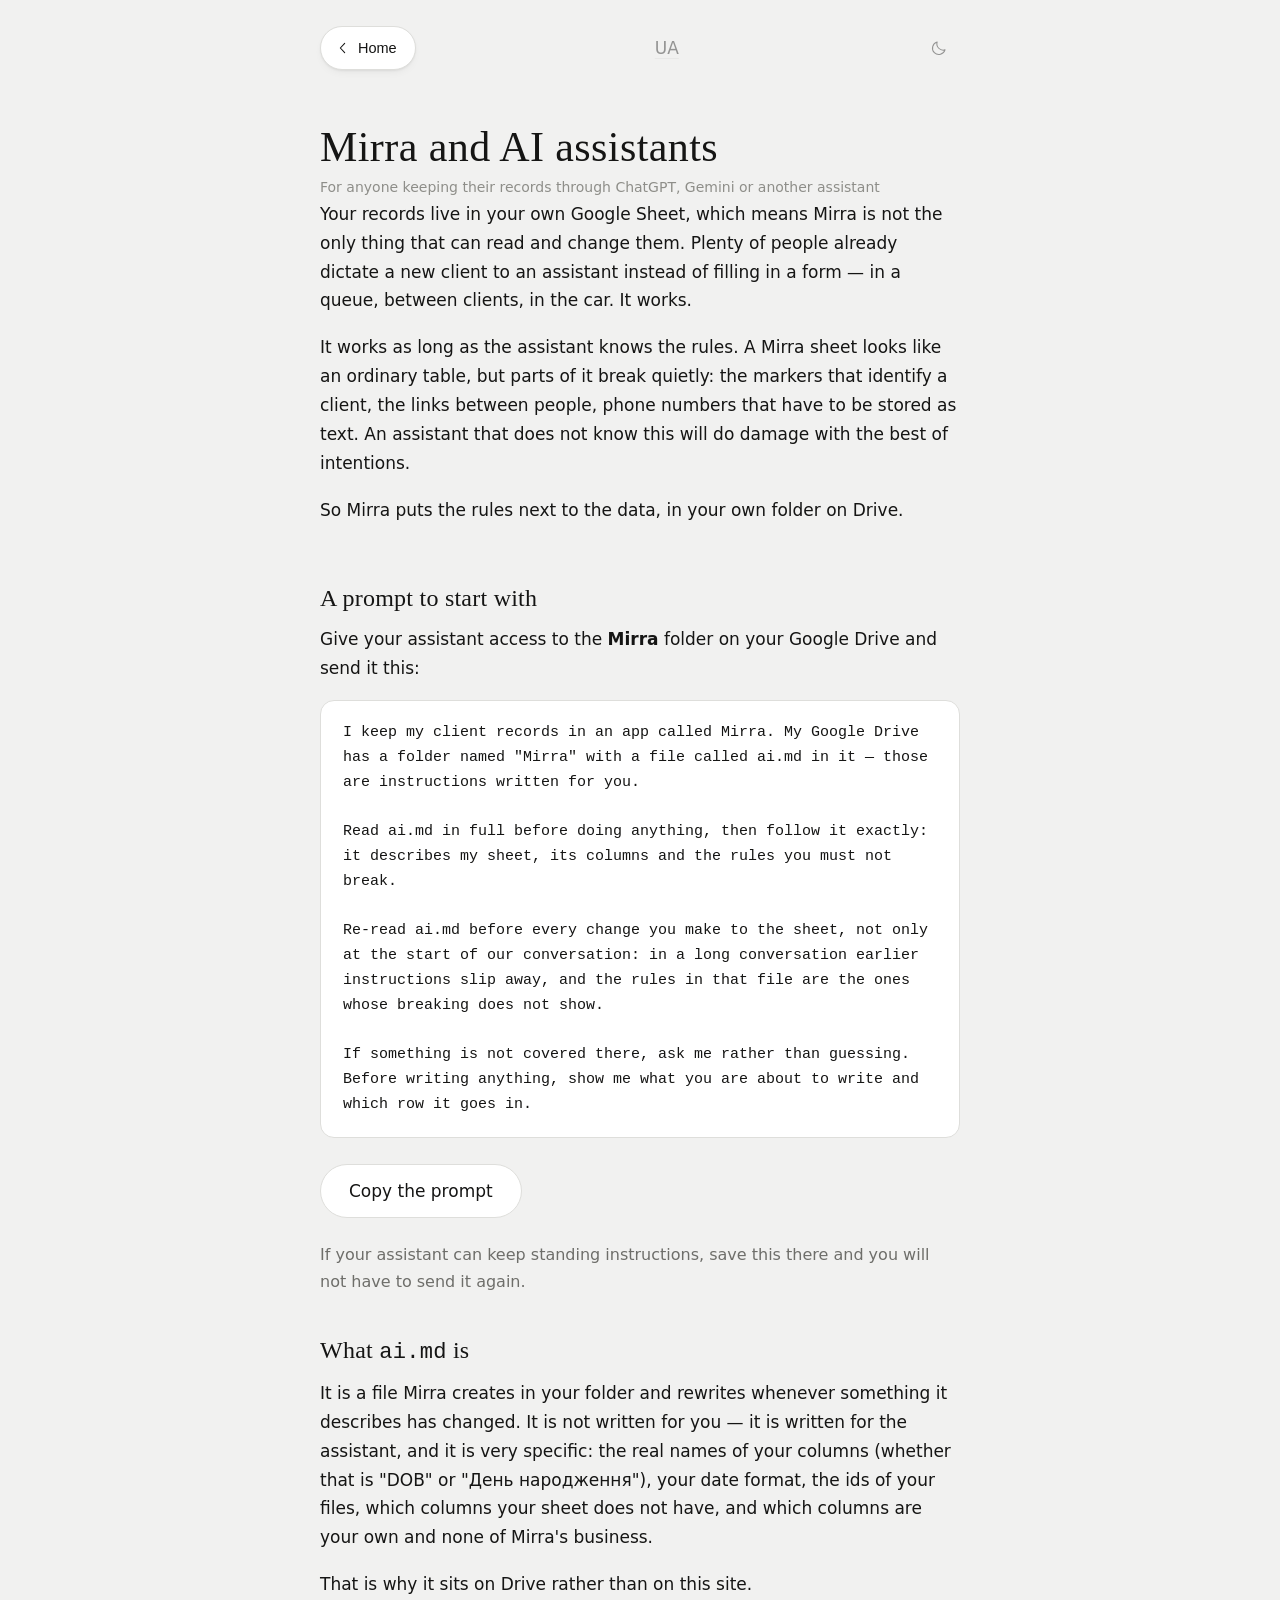
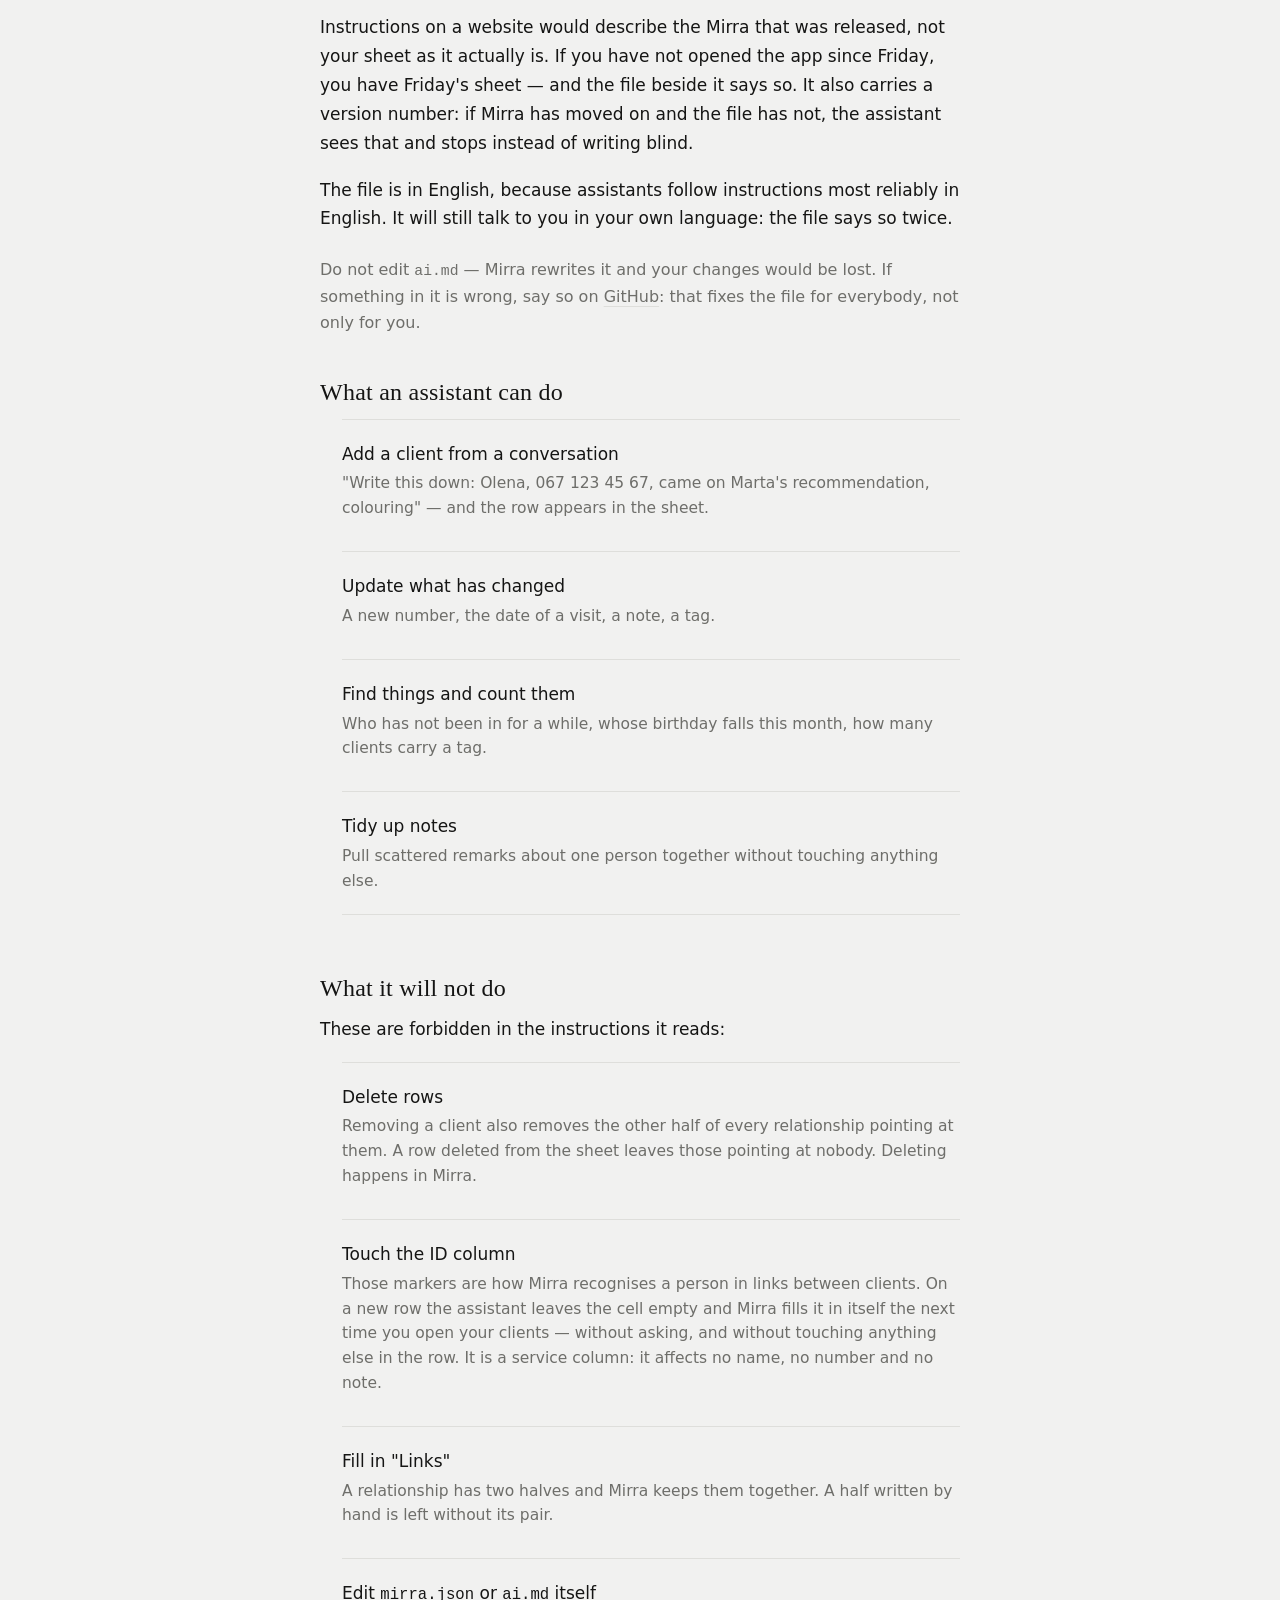
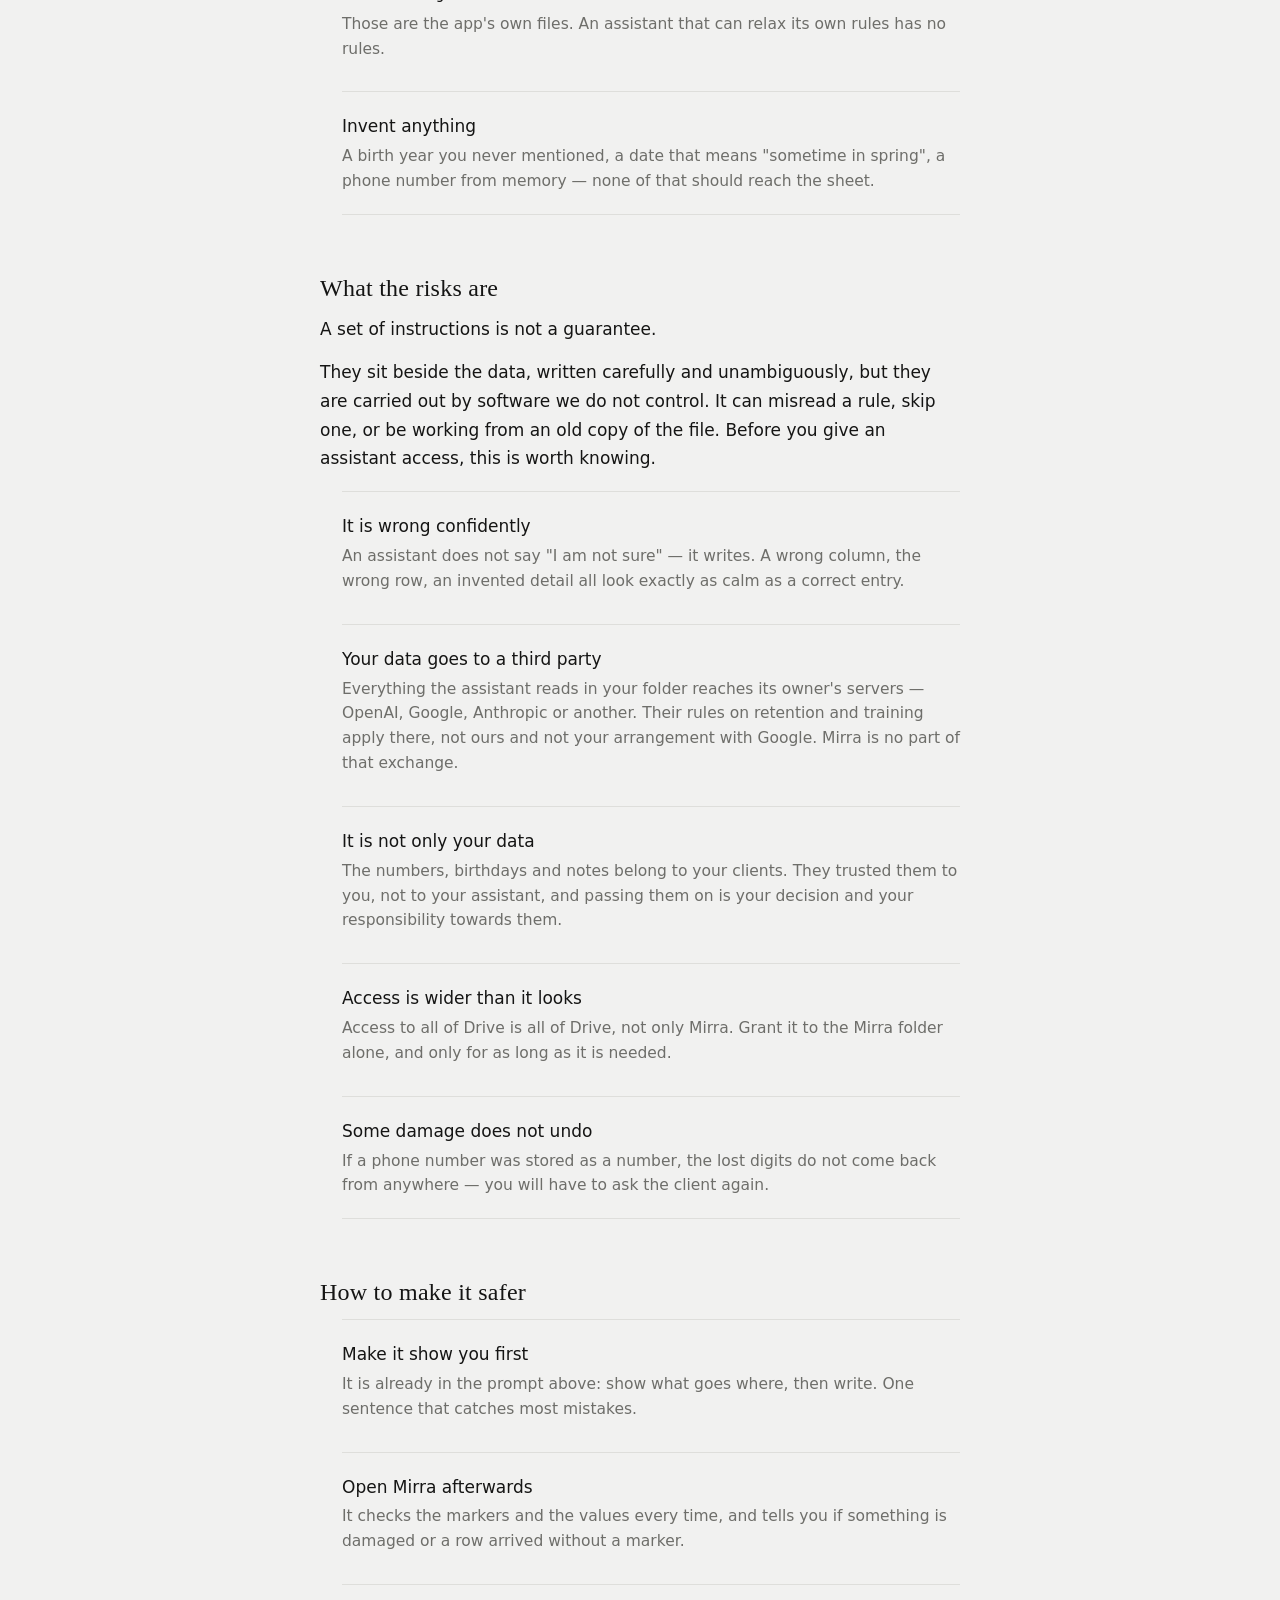
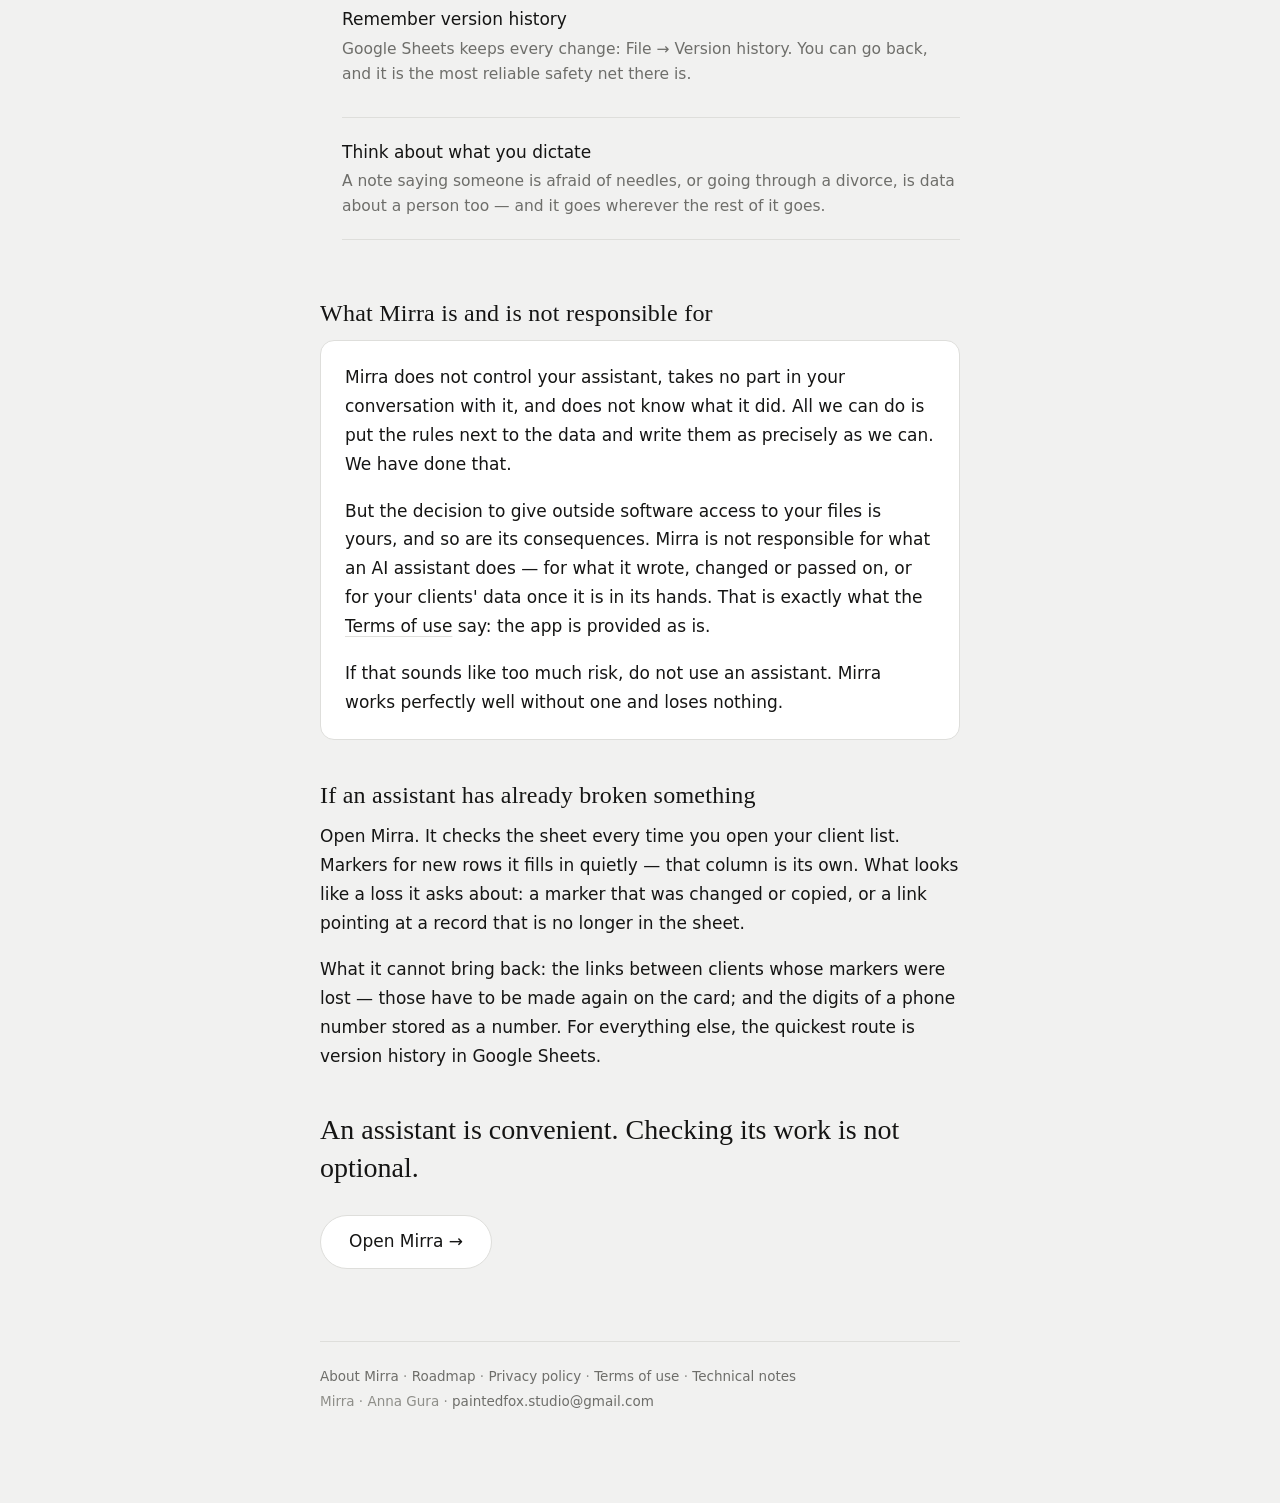
<file: en/ai.html>
<!DOCTYPE html>
<html lang="en">
<head>
  <meta charset="utf-8">
  <meta name="viewport" content="width=device-width,initial-scale=1">
  <title>Mirra and AI assistants</title>
  <meta name="description" content="Keeping Mirra records through an AI assistant: a prompt to start with, what an assistant can do, what it must not do, and what to check afterwards.">
  <script src="../js/boot.js"></script>

  <link rel="icon" href="../favicon.ico" sizes="any">
  <link rel="icon" href="../assets/logo-120.png" type="image/png">
  <!-- Written out rather than generated at runtime. Google's search
       crawler executes JavaScript, but the one that reviews an OAuth
       consent screen appears not to — and a verifier that cannot see
       the app's own name reports that the name does not match. -->
  <link rel="alternate" hreflang="uk" href="https://mirra.day/ai.html">
  <link rel="alternate" hreflang="en" href="https://mirra.day/en/ai.html">
  <link rel="alternate" hreflang="x-default" href="https://mirra.day/ai.html">
  <link rel="canonical" href="https://mirra.day/en/ai.html">

  <meta property="og:type" content="website">
  <meta property="og:site_name" content="Mirra">
  <meta property="og:locale" content="en_US">
  <meta property="og:title" content="Mirra and AI assistants">
  <meta property="og:description" content="Mirra leaves a set of rules next to your data for whatever assistant you use. Here is how to work with it — and what the risks are.">
  <meta property="og:url" content="https://mirra.day/en/ai.html">
  <meta property="og:image" content="https://mirra.day/assets/social-preview.png">
  <meta property="og:image:width" content="1280">
  <meta property="og:image:height" content="640">

  <meta name="twitter:card" content="summary_large_image">
  <meta name="twitter:title" content="Mirra and AI assistants">
  <meta name="twitter:description" content="Mirra leaves a set of rules next to your data for whatever assistant you use. Here is how to work with it — and what the risks are.">
  <meta name="twitter:image" content="https://mirra.day/assets/social-preview.png">

  <meta name="application-name" content="Mirra">
  <meta name="author" content="Anna Gura">

  <!-- The faces are declared in css/tokens.css and served from
       assets/fonts: no request leaves the site to fetch them. -->
  <link rel="stylesheet" href="../css/page.css">
</head>
<body class="doc">
<div class="wrap">

  <header>
    <a class="back" href="../index.html">
      <svg viewBox="0 0 24 24" aria-hidden="true"><path d="M14.5 5 8 12l6.5 7"/></svg>
      Home
    </a>
    <a class="theme lang" href="../ai.html" aria-label="Українська" title="Українська">
      <span>UA</span>
    </a>
    <button class="theme" type="button" data-theme-toggle aria-label="Change theme">
      <svg viewBox="0 0 24 24" aria-hidden="true">
        <path class="moon" d="M20 14.5A8.5 8.5 0 0 1 9.5 4a8.5 8.5 0 1 0 10.5 10.5z"/>
        <g class="sun">
          <circle cx="12" cy="12" r="4"/>
          <path d="M12 2v2M12 20v2M2 12h2M20 12h2M5 5l1.5 1.5M17.5 17.5L19 19M19 5l-1.5 1.5M6.5 17.5L5 19"/>
        </g>
      </svg>
    </button>
  </header>

  <div class="doc-title">
    <h1>Mirra and AI assistants</h1>
    <p class="stamp">For anyone keeping their records through ChatGPT, Gemini or another assistant</p>
  </div>

  <p>Your records live in your own Google Sheet, which means Mirra is not the only thing that can read and change them. Plenty of people already dictate a new client to an assistant instead of filling in a form — in a queue, between clients, in the car. It works.</p>

  <p>It works as long as the assistant knows the rules. A Mirra sheet looks like an ordinary table, but parts of it break quietly: the markers that identify a client, the links between people, phone numbers that have to be stored as text. An assistant that does not know this will do damage with the best of intentions.</p>

  <p>So Mirra puts the rules next to the data, in your own folder on Drive.</p>

  <section>
    <h2>A prompt to start with</h2>

    <p>Give your assistant access to the <b>Mirra</b> folder on your Google Drive and send it this:</p>

    <div class="prompt">
<pre id="ai-prompt">I keep my client records in an app called Mirra. My Google Drive has a folder named "Mirra" with a file called ai.md in it — those are instructions written for you.

Read ai.md in full before doing anything, then follow it exactly: it describes my sheet, its columns and the rules you must not break.

Re-read ai.md before every change you make to the sheet, not only at the start of our conversation: in a long conversation earlier instructions slip away, and the rules in that file are the ones whose breaking does not show.

If something is not covered there, ask me rather than guessing. Before writing anything, show me what you are about to write and which row it goes in.</pre>
    </div>

    <p>
      <button class="cta cta-copy" type="button" data-copy="#ai-prompt">Copy the prompt</button>
    </p>
    <p class="stamp" data-copy-status role="status"></p>

    <p class="aside">If your assistant can keep standing instructions, save this there and you will not have to send it again.</p>
  </section>

  <section>
    <h2>What <code>ai.md</code> is</h2>

    <p>It is a file Mirra creates in your folder and rewrites whenever something it describes has changed. It is not written for you — it is written for the assistant, and it is very specific: the real names of your columns (whether that is "DOB" or "День народження"), your date format, the ids of your files, which columns your sheet does not have, and which columns are your own and none of Mirra's business.</p>

    <p class="claim">That is why it sits on Drive rather than on this site.</p>

    <p>Instructions on a website would describe the Mirra that was released, not your sheet as it actually is. If you have not opened the app since Friday, you have Friday's sheet — and the file beside it says so. It also carries a version number: if Mirra has moved on and the file has not, the assistant sees that and stops instead of writing blind.</p>

    <p>The file is in English, because assistants follow instructions most reliably in English. It will still talk to you in your own language: the file says so twice.</p>

    <p class="aside">Do not edit <code>ai.md</code> — Mirra rewrites it and your changes would be lost. If something in it is wrong, say so on <a href="https://github.com/anna-gura/mirra/issues" target="_blank" rel="noopener">GitHub</a>: that fixes the file for everybody, not only for you.</p>
  </section>

  <section>
    <h2>What an assistant can do</h2>

    <ul class="rows">
      <li>
        <b>Add a client from a conversation</b>
        <span>"Write this down: Olena, 067 123 45 67, came on Marta's recommendation, colouring" — and the row appears in the sheet.</span>
      </li>
      <li>
        <b>Update what has changed</b>
        <span>A new number, the date of a visit, a note, a tag.</span>
      </li>
      <li>
        <b>Find things and count them</b>
        <span>Who has not been in for a while, whose birthday falls this month, how many clients carry a tag.</span>
      </li>
      <li>
        <b>Tidy up notes</b>
        <span>Pull scattered remarks about one person together without touching anything else.</span>
      </li>
    </ul>
  </section>

  <section>
    <h2>What it will not do</h2>

    <p>These are forbidden in the instructions it reads:</p>

    <ul class="rows">
      <li>
        <b>Delete rows</b>
        <span>Removing a client also removes the other half of every relationship pointing at them. A row deleted from the sheet leaves those pointing at nobody. Deleting happens in Mirra.</span>
      </li>
      <li>
        <b>Touch the ID column</b>
        <span>Those markers are how Mirra recognises a person in links between clients. On a new row the assistant leaves the cell empty and Mirra fills it in itself the next time you open your clients — without asking, and without touching anything else in the row. It is a service column: it affects no name, no number and no note.</span>
      </li>
      <li>
        <b>Fill in "Links"</b>
        <span>A relationship has two halves and Mirra keeps them together. A half written by hand is left without its pair.</span>
      </li>
      <li>
        <b>Edit <code>mirra.json</code> or <code>ai.md</code> itself</b>
        <span>Those are the app's own files. An assistant that can relax its own rules has no rules.</span>
      </li>
      <li>
        <b>Invent anything</b>
        <span>A birth year you never mentioned, a date that means "sometime in spring", a phone number from memory — none of that should reach the sheet.</span>
      </li>
    </ul>
  </section>

  <section>
    <h2>What the risks are</h2>

    <p class="claim">A set of instructions is not a guarantee.</p>

    <p>They sit beside the data, written carefully and unambiguously, but they are carried out by software we do not control. It can misread a rule, skip one, or be working from an old copy of the file. Before you give an assistant access, this is worth knowing.</p>

    <ul class="rows">
      <li>
        <b>It is wrong confidently</b>
        <span>An assistant does not say "I am not sure" — it writes. A wrong column, the wrong row, an invented detail all look exactly as calm as a correct entry.</span>
      </li>
      <li>
        <b>Your data goes to a third party</b>
        <span>Everything the assistant reads in your folder reaches its owner's servers — OpenAI, Google, Anthropic or another. Their rules on retention and training apply there, not ours and not your arrangement with Google. Mirra is no part of that exchange.</span>
      </li>
      <li>
        <b>It is not only your data</b>
        <span>The numbers, birthdays and notes belong to your clients. They trusted them to you, not to your assistant, and passing them on is your decision and your responsibility towards them.</span>
      </li>
      <li>
        <b>Access is wider than it looks</b>
        <span>Access to all of Drive is all of Drive, not only Mirra. Grant it to the Mirra folder alone, and only for as long as it is needed.</span>
      </li>
      <li>
        <b>Some damage does not undo</b>
        <span>If a phone number was stored as a number, the lost digits do not come back from anywhere — you will have to ask the client again.</span>
      </li>
    </ul>
  </section>

  <section>
    <h2>How to make it safer</h2>

    <ul class="rows">
      <li>
        <b>Make it show you first</b>
        <span>It is already in the prompt above: show what goes where, then write. One sentence that catches most mistakes.</span>
      </li>
      <li>
        <b>Open Mirra afterwards</b>
        <span>It checks the markers and the values every time, and tells you if something is damaged or a row arrived without a marker.</span>
      </li>
      <li>
        <b>Remember version history</b>
        <span>Google Sheets keeps every change: File → Version history. You can go back, and it is the most reliable safety net there is.</span>
      </li>
      <li>
        <b>Think about what you dictate</b>
        <span>A note saying someone is afraid of needles, or going through a divorce, is data about a person too — and it goes wherever the rest of it goes.</span>
      </li>
    </ul>
  </section>

  <section>
    <h2>What Mirra is and is not responsible for</h2>

    <div class="note">
      <p>Mirra does not control your assistant, takes no part in your conversation with it, and does not know what it did. All we can do is put the rules next to the data and write them as precisely as we can. We have done that.</p>

      <p>But the decision to give outside software access to your files is yours, and so are its consequences. Mirra is not responsible for what an AI assistant does — for what it wrote, changed or passed on, or for your clients' data once it is in its hands. That is exactly what the <a href="terms.html">Terms of use</a> say: the app is provided as is.</p>

      <p>If that sounds like too much risk, do not use an assistant. Mirra works perfectly well without one and loses nothing.</p>
    </div>
  </section>

  <section>
    <h2>If an assistant has already broken something</h2>

    <p>Open Mirra. It checks the sheet every time you open your client list. Markers for new rows it fills in quietly — that column is its own. What looks like a loss it asks about: a marker that was changed or copied, or a link pointing at a record that is no longer in the sheet.</p>

    <p>What it cannot bring back: the links between clients whose markers were lost — those have to be made again on the card; and the digits of a phone number stored as a number. For everything else, the quickest route is version history in Google Sheets.</p>
  </section>

  <section>
    <p class="pull">An assistant is convenient. Checking its work is not optional.</p>
    <a class="cta" href="../index.html">Open Mirra →</a>
  </section>

  <footer>
    <a href="about.html">About Mirra</a> ·
    <a href="roadmap.html">Roadmap</a> ·
    <a href="privacy.html">Privacy policy</a> ·
    <a href="terms.html">Terms of use</a> ·
    <a href="https://github.com/anna-gura/Mirra#readme" target="_blank" rel="noopener">Technical notes</a>
    <br>
    Mirra · Anna Gura · <a href="mailto:paintedfox.studio@gmail.com">paintedfox.studio@gmail.com</a>
  </footer>

</div>

<script type="module" src="../js/page.js"></script>
</body>
</html>
</file>
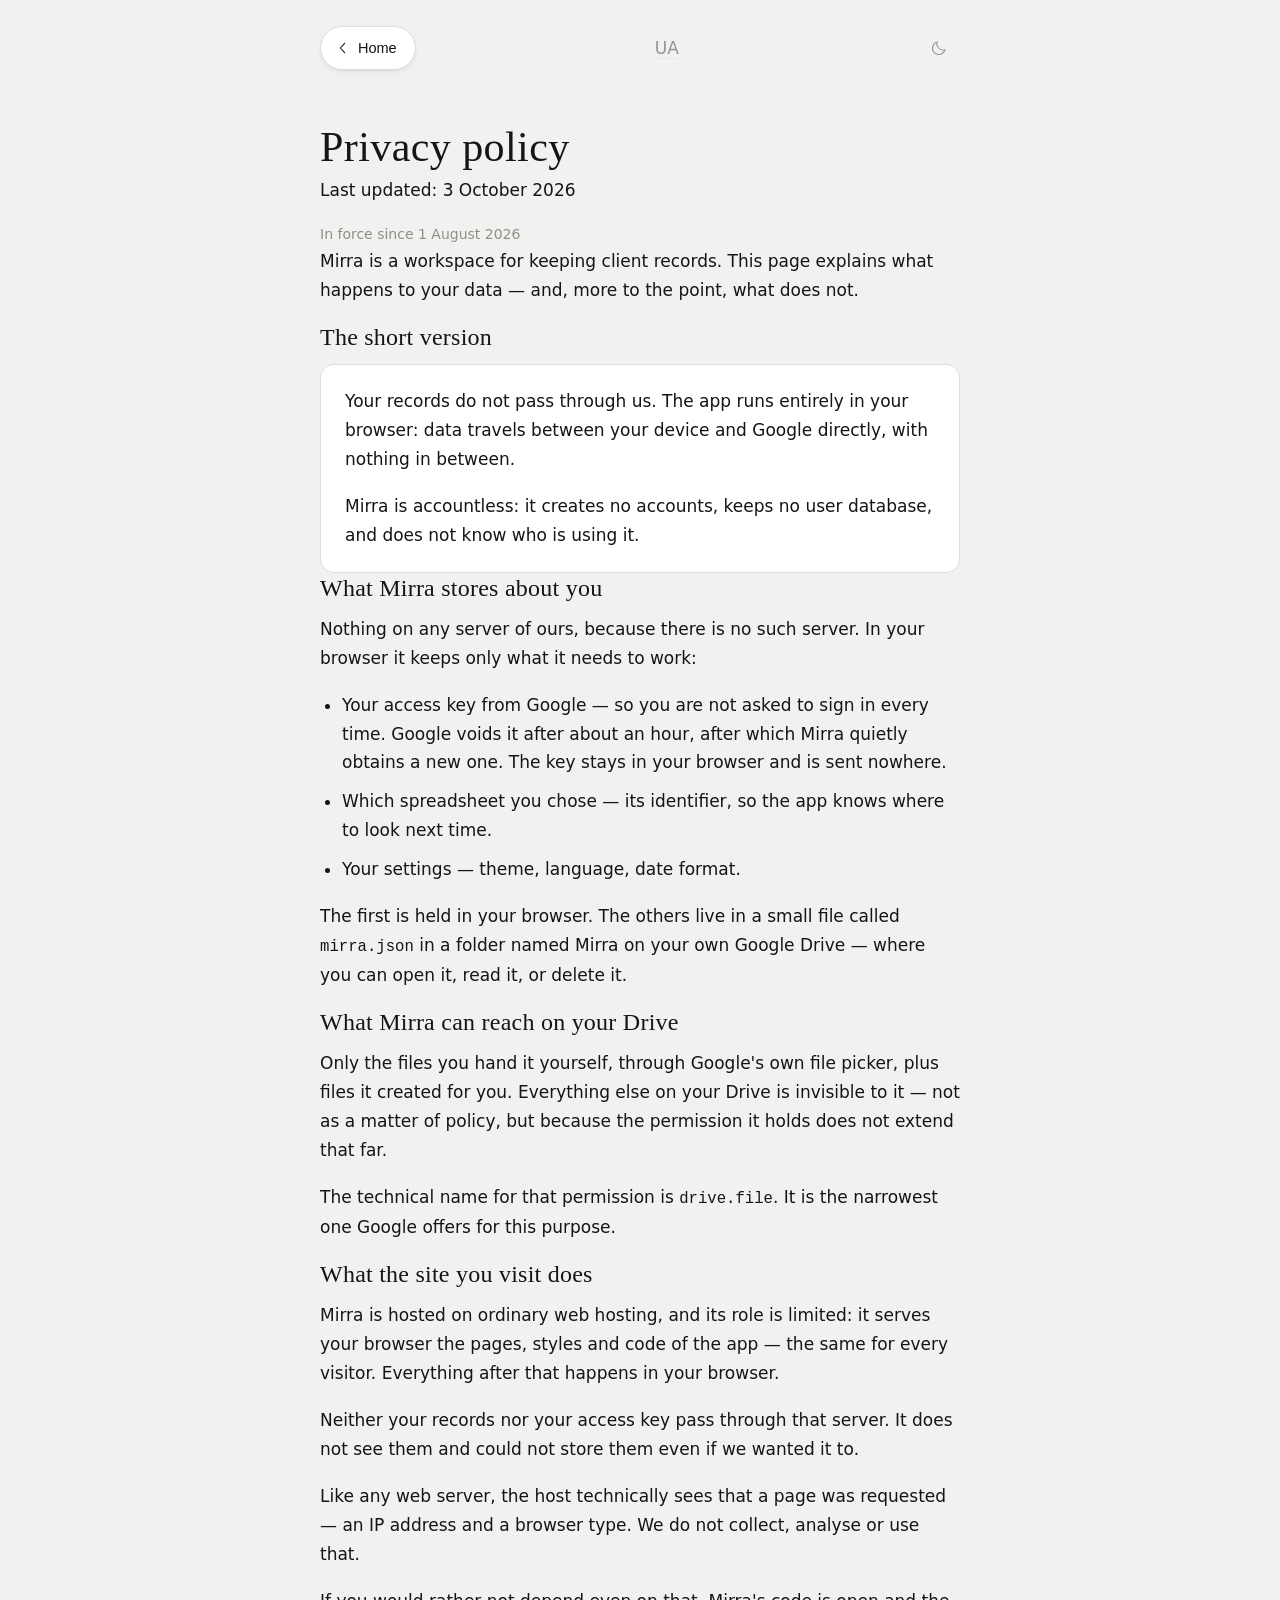
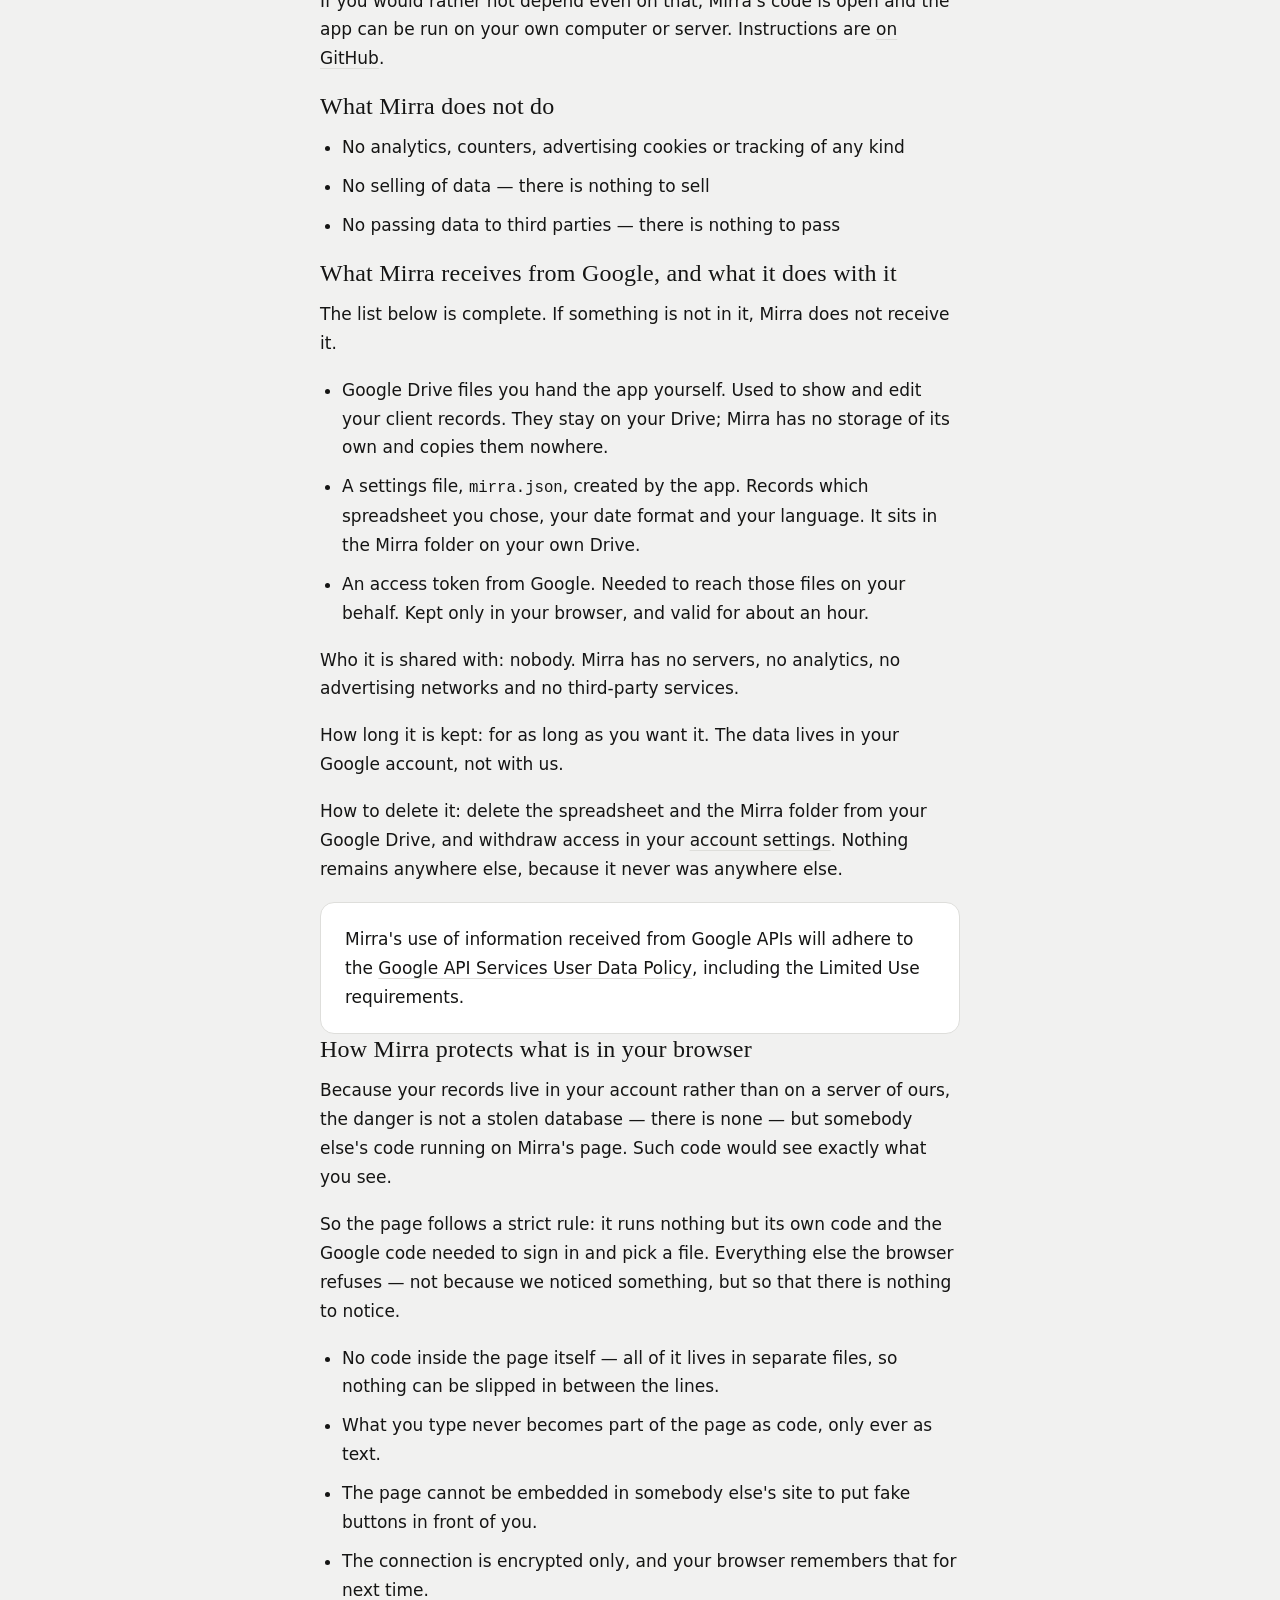
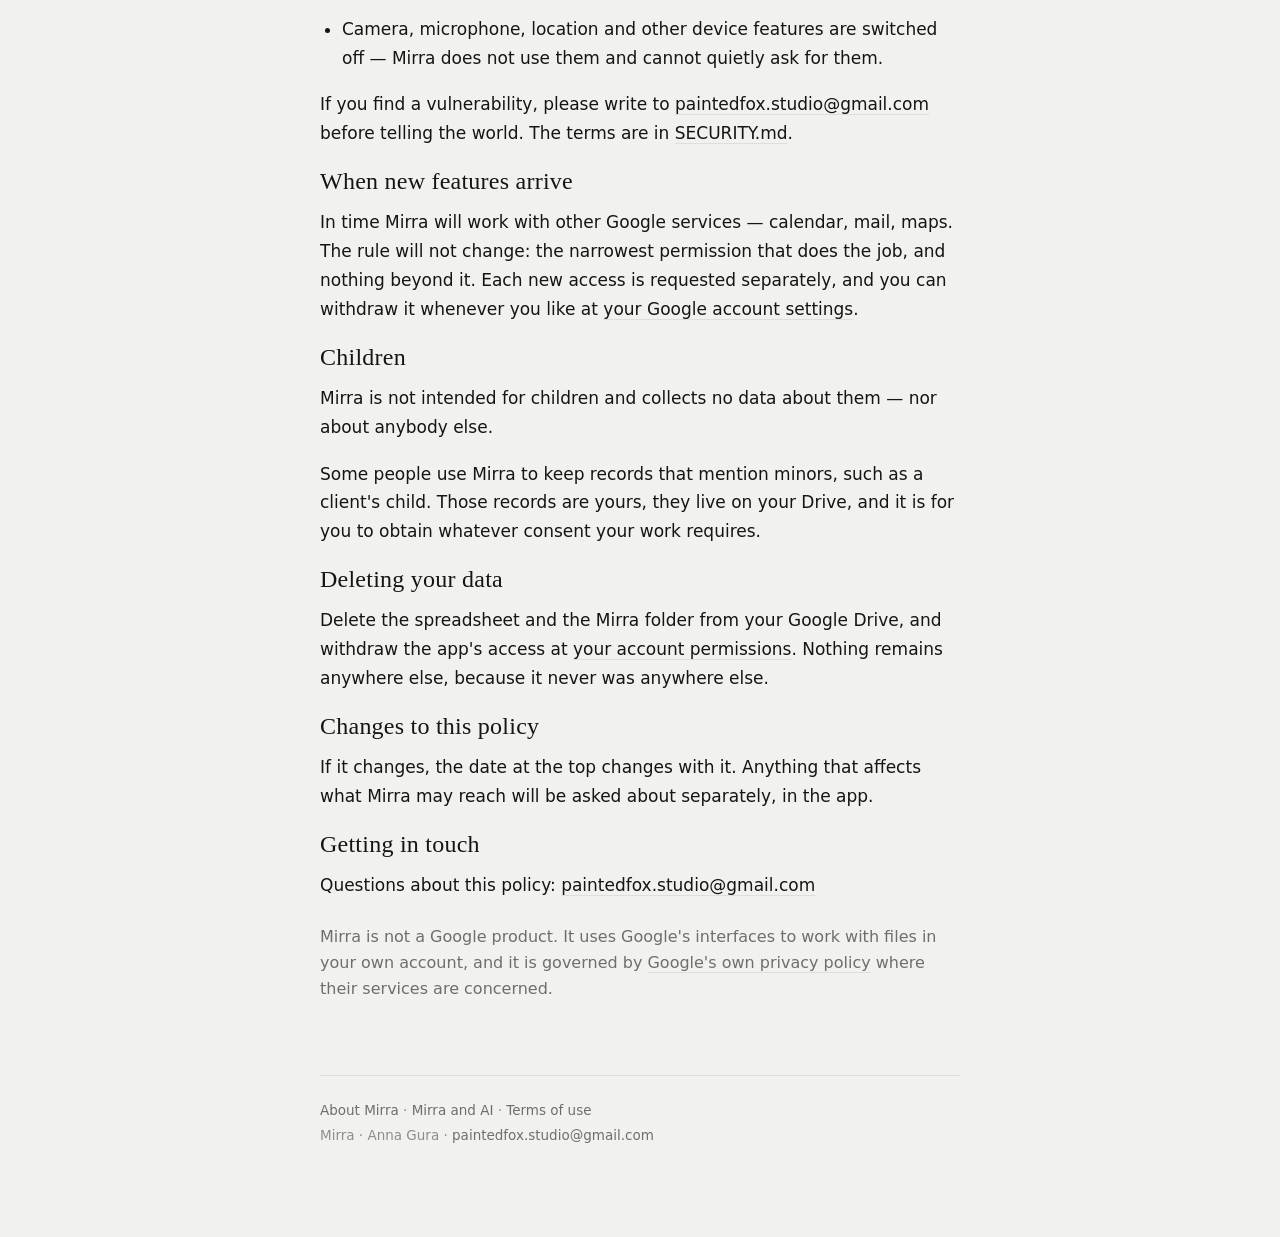
<file: en/privacy.html>
<!DOCTYPE html>
<html lang="en">
<head>
  <meta charset="utf-8">
  <meta name="viewport" content="width=device-width,initial-scale=1">
  <title>Privacy policy — Mirra</title>
  <script src="../js/boot.js"></script>

  <link rel="icon" href="../favicon.ico" sizes="any">
  <link rel="icon" href="../assets/logo-120.png" type="image/png">
  <!-- Written out rather than generated at runtime. Google's search
       crawler executes JavaScript, but the one that reviews an OAuth
       consent screen appears not to — and a verifier that cannot see
       the app's own name reports that the name does not match. -->
  <link rel="alternate" hreflang="uk" href="https://mirra.day/privacy.html">
  <link rel="alternate" hreflang="en" href="https://mirra.day/en/privacy.html">
  <link rel="alternate" hreflang="x-default" href="https://mirra.day/privacy.html">
  <link rel="canonical" href="https://mirra.day/en/privacy.html">

  <meta property="og:type" content="website">
  <meta property="og:site_name" content="Mirra">
  <meta property="og:locale" content="en_GB">
  <meta property="og:title" content="Privacy policy — Mirra">
  <meta property="og:description" content="Mirra collects no data, keeps no accounts and is not an intermediary between you and Google.">
  <meta property="og:url" content="https://mirra.day/en/privacy.html">
  <meta property="og:image" content="https://mirra.day/assets/social-preview.png">
  <meta property="og:image:width" content="1280">
  <meta property="og:image:height" content="640">

  <meta name="twitter:card" content="summary_large_image">
  <meta name="twitter:title" content="Privacy policy — Mirra">
  <meta name="twitter:description" content="Mirra collects no data, keeps no accounts and is not an intermediary between you and Google.">
  <meta name="twitter:image" content="https://mirra.day/assets/social-preview.png">

  <meta name="application-name" content="Mirra">
  <meta name="author" content="Anna Gura">



  <!-- The faces are declared in css/tokens.css and served from
       assets/fonts: no request leaves the site to fetch them.

       Deliberately not preloaded. Preloading warned on every page load
       that the browser had fetched a font nobody used in time — true,
       because the service worker serves them anyway and font-display
       keeps text visible meanwhile. A warning on every load is worse
       than the few milliseconds it was buying: it teaches you to ignore
       the console, which is where real problems appear. -->
  <link rel="stylesheet" href="../css/page.css">
</head>
<body class="doc">
<div class="wrap">

  <header>
    <a class="back" href="../index.html">
      <svg viewBox="0 0 24 24" aria-hidden="true"><path d="M14.5 5 8 12l6.5 7"/></svg>
      Home
    </a>
    <a class="theme lang" href="../privacy.html" aria-label="Українська" title="Українська">
      <span>UA</span>
    </a>
    <button class="theme" type="button" data-theme-toggle aria-label="Change theme">
      <svg viewBox="0 0 24 24" aria-hidden="true">
        <path class="moon" d="M20 14.5A8.5 8.5 0 0 1 9.5 4a8.5 8.5 0 1 0 10.5 10.5z"/>
        <g class="sun">
          <circle cx="12" cy="12" r="4"/>
          <path d="M12 2v2M12 20v2M2 12h2M20 12h2M5 5l1.5 1.5M17.5 17.5L19 19M19 5l-1.5 1.5M6.5 17.5L5 19"/>
        </g>
      </svg>
    </button>
  </header>

  <div class="doc-title">
    <h1>Privacy policy</h1>
    <p class="meta">Last updated: 3 October 2026</p>
    <p class="stamp">In force since 1 August 2026</p>
  </div>

  <p>Mirra is a workspace for keeping client records. This page explains what happens to your data — and, more to the point, what does not.</p>

  <h2>The short version</h2>

  <div class="note">
    <p><strong>Your records do not pass through us.</strong> The app runs entirely in your browser: data travels between your device and Google directly, with nothing in between.</p>
    <p>Mirra is accountless: it creates no accounts, keeps no user database, and does not know who is using it.</p>
  </div>

  <h2>What Mirra stores about you</h2>

  <p>Nothing on any server of ours, because there is no such server. In your browser it keeps only what it needs to work:</p>

  <ul>
    <li><strong>Your access key from Google</strong> — so you are not asked to sign in every time. Google voids it after about an hour, after which Mirra quietly obtains a new one. The key stays in your browser and is sent nowhere.</li>
    <li><strong>Which spreadsheet you chose</strong> — its identifier, so the app knows where to look next time.</li>
    <li><strong>Your settings</strong> — theme, language, date format.</li>
  </ul>

  <p>The first is held in your browser. The others live in a small file called <code>mirra.json</code> in a folder named Mirra on your own Google Drive — where you can open it, read it, or delete it.</p>

  <h2>What Mirra can reach on your Drive</h2>

  <p>Only the files you hand it yourself, through Google's own file picker, plus files it created for you. Everything else on your Drive is invisible to it — not as a matter of policy, but because the permission it holds does not extend that far.</p>

  <p>The technical name for that permission is <code>drive.file</code>. It is the narrowest one Google offers for this purpose.</p>

  <h2>What the site you visit does</h2>

  <p>Mirra is hosted on ordinary web hosting, and its role is limited: it serves your browser the pages, styles and code of the app — the same for every visitor. Everything after that happens in your browser.</p>

  <p><strong>Neither your records nor your access key pass through that server.</strong> It does not see them and could not store them even if we wanted it to.</p>

  <p>Like any web server, the host technically sees that a page was requested — an IP address and a browser type. We do not collect, analyse or use that.</p>

  <p>If you would rather not depend even on that, Mirra's code is open and the app can be run on your own computer or server. Instructions are <a href="https://github.com/anna-gura/Mirra#readme" target="_blank" rel="noopener">on GitHub</a>.</p>

  <h2>What Mirra does not do</h2>

  <ul>
    <li>No analytics, counters, advertising cookies or tracking of any kind</li>
    <li>No selling of data — there is nothing to sell</li>
    <li>No passing data to third parties — there is nothing to pass</li>
  </ul>

  <h2>What Mirra receives from Google, and what it does with it</h2>

  <p>The list below is complete. If something is not in it, Mirra does not receive it.</p>

  <ul>
    <li><strong>Google Drive files you hand the app yourself.</strong> Used to show and edit your client records. They stay on your Drive; Mirra has no storage of its own and copies them nowhere.</li>
    <li><strong>A settings file, <code>mirra.json</code>, created by the app.</strong> Records which spreadsheet you chose, your date format and your language. It sits in the Mirra folder on your own Drive.</li>
    <li><strong>An access token from Google.</strong> Needed to reach those files on your behalf. Kept only in your browser, and valid for about an hour.</li>
  </ul>

  <p><strong>Who it is shared with:</strong> nobody. Mirra has no servers, no analytics, no advertising networks and no third-party services.</p>

  <p><strong>How long it is kept:</strong> for as long as you want it. The data lives in your Google account, not with us.</p>

  <p><strong>How to delete it:</strong> delete the spreadsheet and the Mirra folder from your Google Drive, and withdraw access in your <a href="https://myaccount.google.com/permissions" target="_blank" rel="noopener">account settings</a>. Nothing remains anywhere else, because it never was anywhere else.</p>

  <div class="note">
    <p>Mirra's use of information received from Google APIs will adhere to the <a href="https://developers.google.com/terms/api-services-user-data-policy" target="_blank" rel="noopener">Google API Services User Data Policy</a>, including the Limited Use requirements.</p>
  </div>

  <h2>How Mirra protects what is in your browser</h2>

  <p>Because your records live in your account rather than on a server of ours, the danger is not a stolen database — there is none — but somebody else's code running on Mirra's page. Such code would see exactly what you see.</p>

  <p>So the page follows a strict rule: <strong>it runs nothing but its own code and the Google code needed to sign in and pick a file</strong>. Everything else the browser refuses — not because we noticed something, but so that there is nothing to notice.</p>

  <ul>
    <li>No code inside the page itself — all of it lives in separate files, so nothing can be slipped in between the lines.</li>
    <li>What you type never becomes part of the page as code, only ever as text.</li>
    <li>The page cannot be embedded in somebody else's site to put fake buttons in front of you.</li>
    <li>The connection is encrypted only, and your browser remembers that for next time.</li>
    <li>Camera, microphone, location and other device features are switched off — Mirra does not use them and cannot quietly ask for them.</li>
  </ul>

  <p>If you find a vulnerability, please write to <a href="mailto:paintedfox.studio@gmail.com">paintedfox.studio@gmail.com</a> before telling the world. The terms are in <a href="https://github.com/anna-gura/Mirra/blob/main/SECURITY.md" target="_blank" rel="noopener">SECURITY.md</a>.</p>

  <h2>When new features arrive</h2>

  <p>In time Mirra will work with other Google services — calendar, mail, maps. The rule will not change: <strong>the narrowest permission that does the job, and nothing beyond it</strong>. Each new access is requested separately, and you can withdraw it whenever you like at <a href="https://myaccount.google.com/permissions" target="_blank" rel="noopener">your Google account settings</a>.</p>

  <h2>Children</h2>

  <p>Mirra is not intended for children and collects no data about them — nor about anybody else.</p>

  <p>Some people use Mirra to keep records that mention minors, such as a client's child. Those records are yours, they live on your Drive, and it is for you to obtain whatever consent your work requires.</p>

  <h2>Deleting your data</h2>

  <p>Delete the spreadsheet and the Mirra folder from your Google Drive, and withdraw the app's access at <a href="https://myaccount.google.com/permissions" target="_blank" rel="noopener">your account permissions</a>. Nothing remains anywhere else, because it never was anywhere else.</p>

  <h2>Changes to this policy</h2>

  <p>If it changes, the date at the top changes with it. Anything that affects what Mirra may reach will be asked about separately, in the app.</p>

  <h2>Getting in touch</h2>

  <p>Questions about this policy: <a href="mailto:paintedfox.studio@gmail.com">paintedfox.studio@gmail.com</a></p>

  <p class="aside">Mirra is not a Google product. It uses Google's interfaces to work with files in your own account, and it is governed by <a href="https://policies.google.com/privacy" target="_blank" rel="noopener">Google's own privacy policy</a> where their services are concerned.</p>

  <footer>
    <a href="about.html">About Mirra</a> ·
    <a href="ai.html">Mirra and AI</a> ·
    <a href="terms.html">Terms of use</a>
    <br>
    Mirra · Anna Gura · <a href="mailto:paintedfox.studio@gmail.com">paintedfox.studio@gmail.com</a>
  </footer>

</div>

<script type="module" src="../js/page.js"></script>
</body>
</html>
</file>
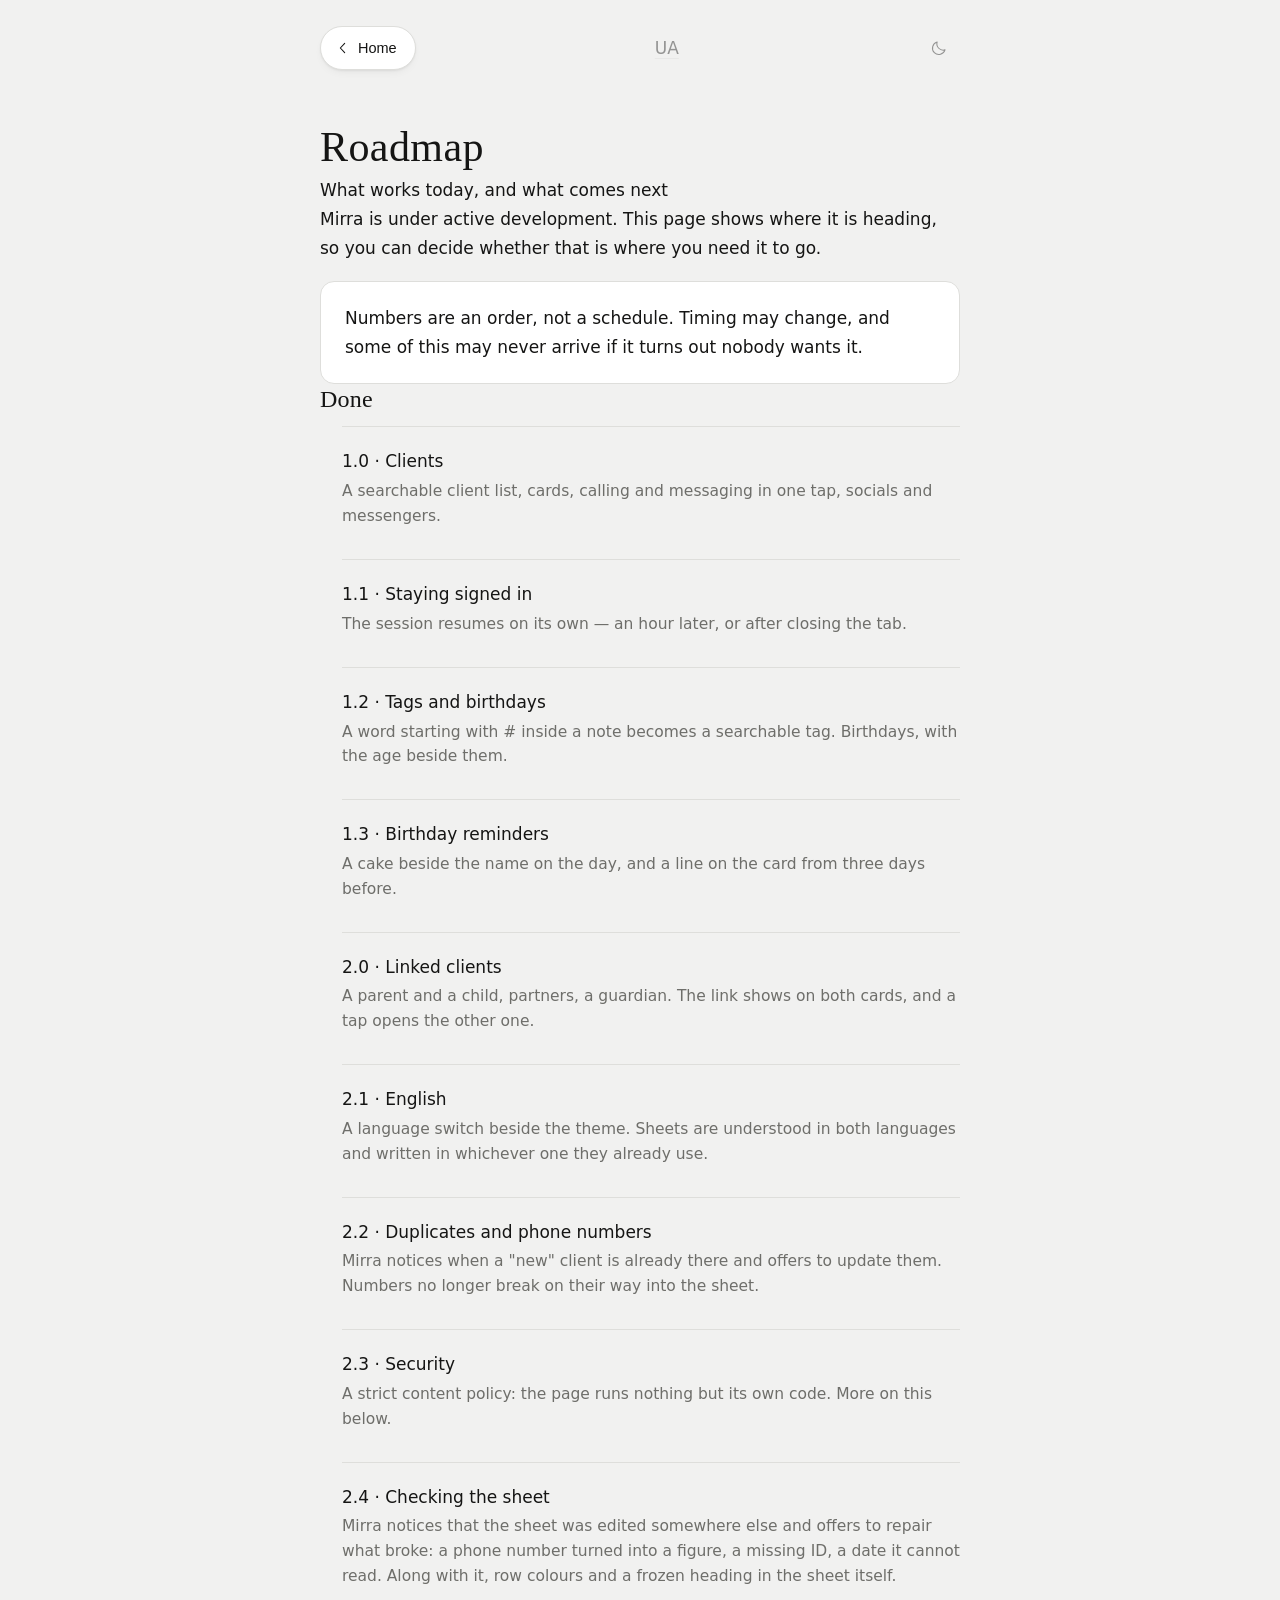
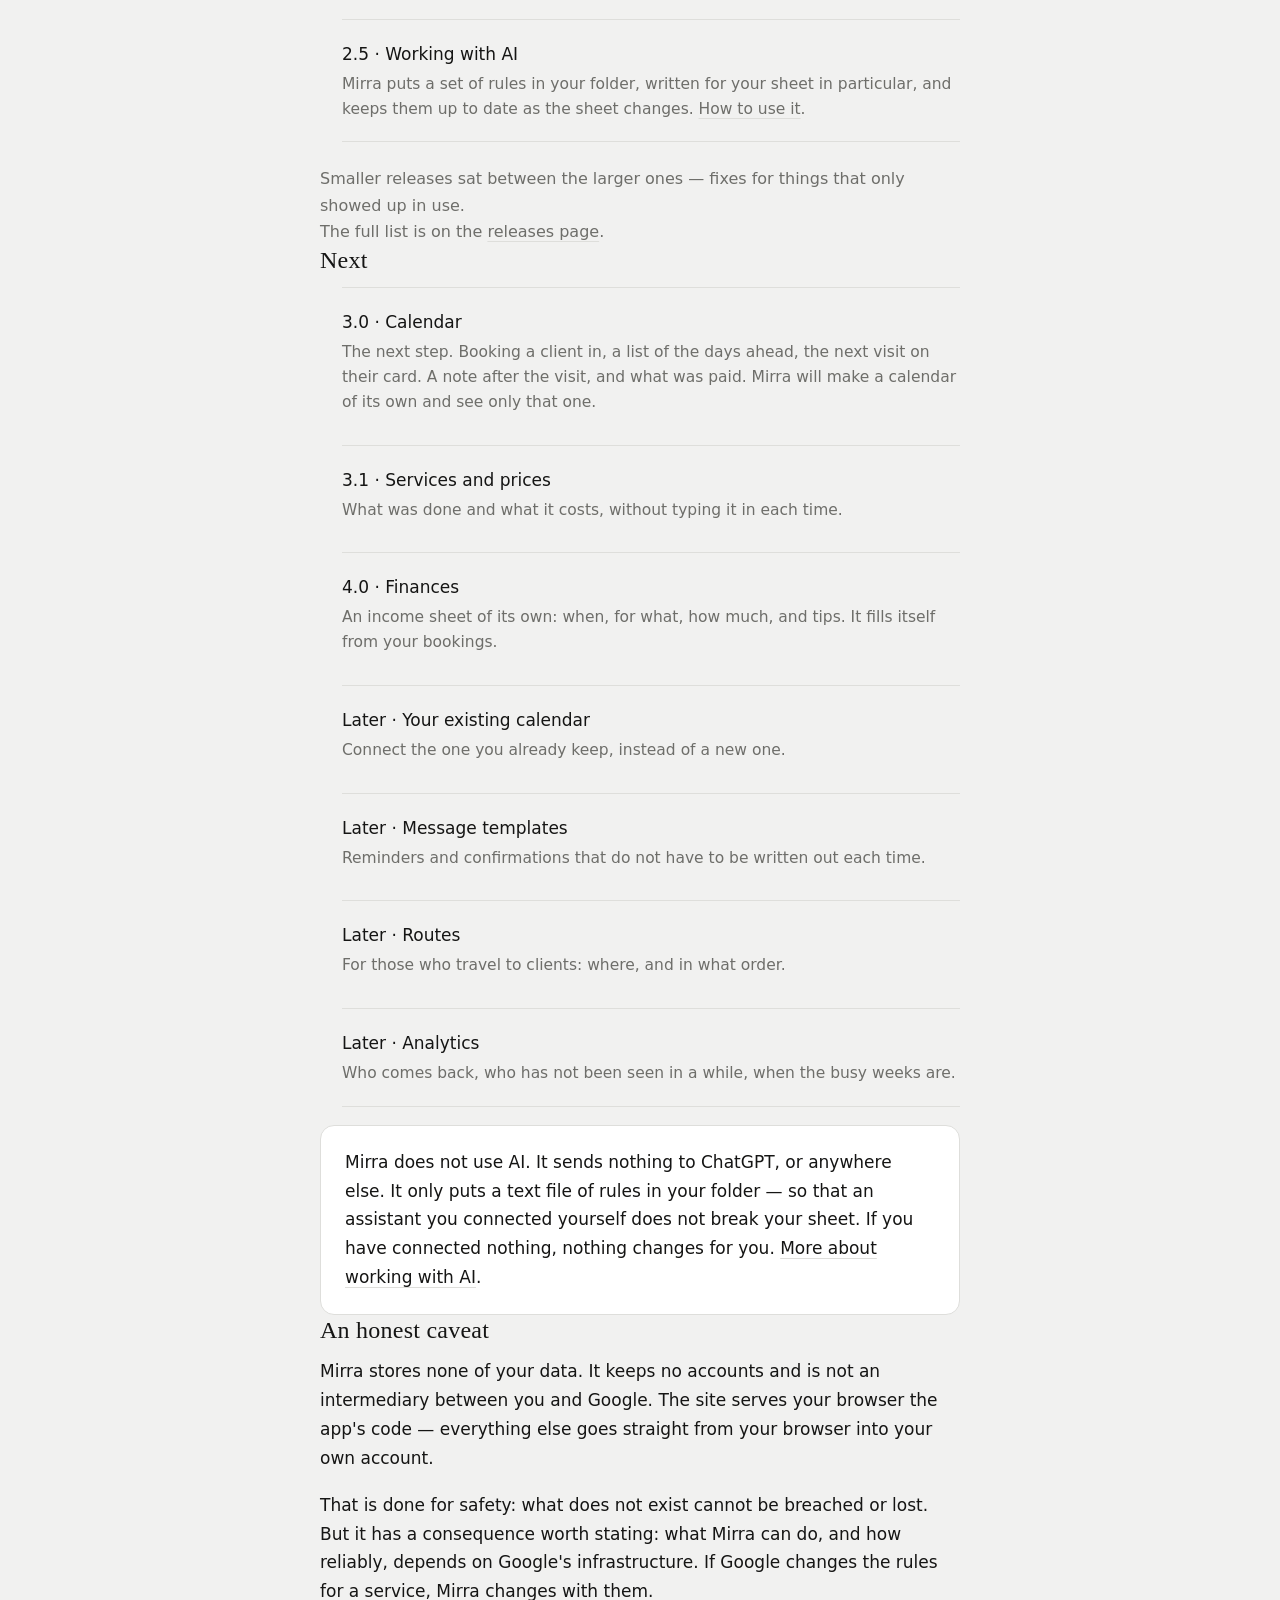
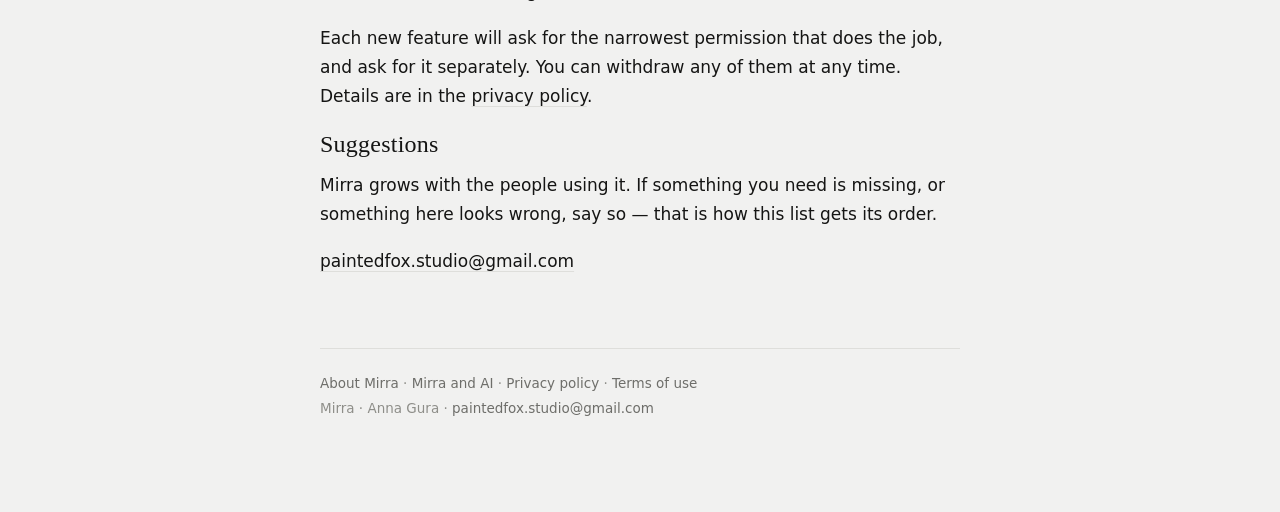
<file: en/roadmap.html>
<!DOCTYPE html>
<html lang="en">
<head>
  <meta charset="utf-8">
  <meta name="viewport" content="width=device-width,initial-scale=1">
  <title>Roadmap — Mirra</title>
  <meta name="description" content="What already works in Mirra and what is planned: calendar, post-visit notes, services and prices, income tracking, working with AI.">
  <meta name="google-site-verification" content="uH2J-4VKAcDiEE0kQZOL1gIQak6KUfDMboTMo9XYfxI">
  <script src="../js/boot.js"></script>

  <link rel="icon" href="../favicon.ico" sizes="any">
  <link rel="icon" href="../assets/logo-120.png" type="image/png">
  <!-- Written out rather than generated at runtime. Google's search
       crawler executes JavaScript, but the one that reviews an OAuth
       consent screen appears not to — and a verifier that cannot see
       the app's own name reports that the name does not match. -->
  <link rel="alternate" hreflang="uk" href="https://mirra.day/roadmap.html">
  <link rel="alternate" hreflang="en" href="https://mirra.day/en/roadmap.html">
  <link rel="alternate" hreflang="x-default" href="https://mirra.day/roadmap.html">
  <link rel="canonical" href="https://mirra.day/en/roadmap.html">

  <meta property="og:type" content="website">
  <meta property="og:site_name" content="Mirra">
  <meta property="og:locale" content="en_GB">
  <meta property="og:title" content="Roadmap — Mirra">
  <meta property="og:description" content="What already works in Mirra and what is planned: calendar, post-visit notes, services and prices, income tracking, working with AI.">
  <meta property="og:url" content="https://mirra.day/en/roadmap.html">
  <meta property="og:image" content="https://mirra.day/assets/social-preview.png">
  <meta property="og:image:width" content="1280">
  <meta property="og:image:height" content="640">

  <meta name="twitter:card" content="summary_large_image">
  <meta name="twitter:title" content="Roadmap — Mirra">
  <meta name="twitter:description" content="What already works in Mirra and what is planned: calendar, post-visit notes, services and prices, income tracking, working with AI.">
  <meta name="twitter:image" content="https://mirra.day/assets/social-preview.png">

  <meta name="application-name" content="Mirra">
  <meta name="author" content="Anna Gura">


  <!-- The faces are declared in css/tokens.css and served from
       assets/fonts: no request leaves the site to fetch them.

       Deliberately not preloaded. Preloading warned on every page load
       that the browser had fetched a font nobody used in time — true,
       because the service worker serves them anyway and font-display
       keeps text visible meanwhile. A warning on every load is worse
       than the few milliseconds it was buying: it teaches you to ignore
       the console, which is where real problems appear. -->
  <link rel="stylesheet" href="../css/page.css">
</head>
<body class="doc">
<div class="wrap">

  <header>
    <a class="back" href="../index.html">
      <svg viewBox="0 0 24 24" aria-hidden="true"><path d="M14.5 5 8 12l6.5 7"/></svg>
      Home
    </a>
    <a class="theme lang" href="../roadmap.html" aria-label="Українська" title="Українська">
      <span>UA</span>
    </a>
    <button class="theme" type="button" data-theme-toggle aria-label="Change theme">
      <svg viewBox="0 0 24 24" aria-hidden="true">
        <path class="moon" d="M20 14.5A8.5 8.5 0 0 1 9.5 4a8.5 8.5 0 1 0 10.5 10.5z"/>
        <g class="sun">
          <circle cx="12" cy="12" r="4"/>
          <path d="M12 2v2M12 20v2M2 12h2M20 12h2M5 5l1.5 1.5M17.5 17.5L19 19M19 5l-1.5 1.5M6.5 17.5L5 19"/>
        </g>
      </svg>
    </button>
  </header>

  <div class="doc-title">
    <h1>Roadmap</h1>
    <p class="meta">What works today, and what comes next</p>
  </div>

  <p>Mirra is under active development. This page shows where it is heading, so you can decide whether that is where you need it to go.</p>

  <div class="note">
    <p><strong>Numbers are an order, not a schedule.</strong> Timing may change, and some of this may never arrive if it turns out nobody wants it.</p>
  </div>

  <h2>Done</h2>

  <ul class="rows">
    <li>
      <b>1.0 · Clients</b>
      <span>A searchable client list, cards, calling and messaging in one tap, socials and messengers.</span>
    </li>
    <li>
      <b>1.1 · Staying signed in</b>
      <span>The session resumes on its own — an hour later, or after closing the tab.</span>
    </li>
    <li>
      <b>1.2 · Tags and birthdays</b>
      <span>A word starting with # inside a note becomes a searchable tag. Birthdays, with the age beside them.</span>
    </li>
    <li>
      <b>1.3 · Birthday reminders</b>
      <span>A cake beside the name on the day, and a line on the card from three days before.</span>
    </li>
    <li>
      <b>2.0 · Linked clients</b>
      <span>A parent and a child, partners, a guardian. The link shows on both cards, and a tap opens the other one.</span>
    </li>
    <li>
      <b>2.1 · English</b>
      <span>A language switch beside the theme. Sheets are understood in both languages and written in whichever one they already use.</span>
    </li>
    <li>
      <b>2.2 · Duplicates and phone numbers</b>
      <span>Mirra notices when a "new" client is already there and offers to update them. Numbers no longer break on their way into the sheet.</span>
    </li>
    <li>
      <b>2.3 · Security</b>
      <span>A strict content policy: the page runs nothing but its own code. More on this below.</span>
    </li>
    <li>
      <b>2.4 · Checking the sheet</b>
      <span>Mirra notices that the sheet was edited somewhere else and offers to repair what broke: a phone number turned into a figure, a missing ID, a date it cannot read. Along with it, row colours and a frozen heading in the sheet itself.</span>
    </li>
    <li>
      <b>2.5 · Working with AI</b>
      <span>Mirra puts a set of rules in your folder, written for your sheet in particular, and keeps them up to date as the sheet changes. <a href="ai.html">How to use it</a>.</span>
    </li>
  </ul>

  <p class="aside">Smaller releases sat between the larger ones — fixes for things that only showed up in use.<br>
  The full list is on the <a href="https://github.com/anna-gura/Mirra/releases" target="_blank" rel="noopener">releases page</a>.</p>

  <h2>Next</h2>

  <ul class="rows">
    <li>
      <b>3.0 · Calendar</b>
      <span>The next step. Booking a client in, a list of the days ahead, the next visit on their card. A note after the visit, and what was paid. Mirra will make a calendar of its own and see only that one.</span>
    </li>
    <li>
      <b>3.1 · Services and prices</b>
      <span>What was done and what it costs, without typing it in each time.</span>
    </li>
    <li>
      <b>4.0 · Finances</b>
      <span>An income sheet of its own: when, for what, how much, and tips. It fills itself from your bookings.</span>
    </li>
    <li>
      <b>Later · Your existing calendar</b>
      <span>Connect the one you already keep, instead of a new one.</span>
    </li>
    <li>
      <b>Later · Message templates</b>
      <span>Reminders and confirmations that do not have to be written out each time.</span>
    </li>
    <li>
      <b>Later · Routes</b>
      <span>For those who travel to clients: where, and in what order.</span>
    </li>
    <li>
      <b>Later · Analytics</b>
      <span>Who comes back, who has not been seen in a while, when the busy weeks are.</span>
    </li>
  </ul>

  <div class="note">
    <p><strong>Mirra does not use AI.</strong> It sends nothing to ChatGPT, or anywhere else. It only puts a text file of rules in your folder — so that an assistant you connected yourself does not break your sheet. If you have connected nothing, nothing changes for you. <a href="ai.html">More about working with AI</a>.</p>
  </div>

  <h2>An honest caveat</h2>

  <p><strong>Mirra stores none of your data.</strong> It keeps no accounts and is not an intermediary between you and Google. The site serves your browser the app's code — everything else goes straight from your browser into your own account.</p>

  <p>That is done for safety: what does not exist cannot be breached or lost. But it has a consequence worth stating: <strong>what Mirra can do, and how reliably, depends on Google's infrastructure</strong>. If Google changes the rules for a service, Mirra changes with them.</p>

  <p>Each new feature will ask for the narrowest permission that does the job, and ask for it separately. You can withdraw any of them at any time. Details are in the <a href="privacy.html">privacy policy</a>.</p>

  <h2>Suggestions</h2>

  <p>Mirra grows with the people using it. If something you need is missing, or something here looks wrong, say so — that is how this list gets its order.</p>

  <p><a href="mailto:paintedfox.studio@gmail.com">paintedfox.studio@gmail.com</a></p>

  <footer>
    <a href="about.html">About Mirra</a> ·
    <a href="ai.html">Mirra and AI</a> ·
    <a href="privacy.html">Privacy policy</a> ·
    <a href="terms.html">Terms of use</a>
    <br>
    Mirra · Anna Gura · <a href="mailto:paintedfox.studio@gmail.com">paintedfox.studio@gmail.com</a>
  </footer>

</div>

<script type="module" src="../js/page.js"></script>
</body>
</html>
</file>
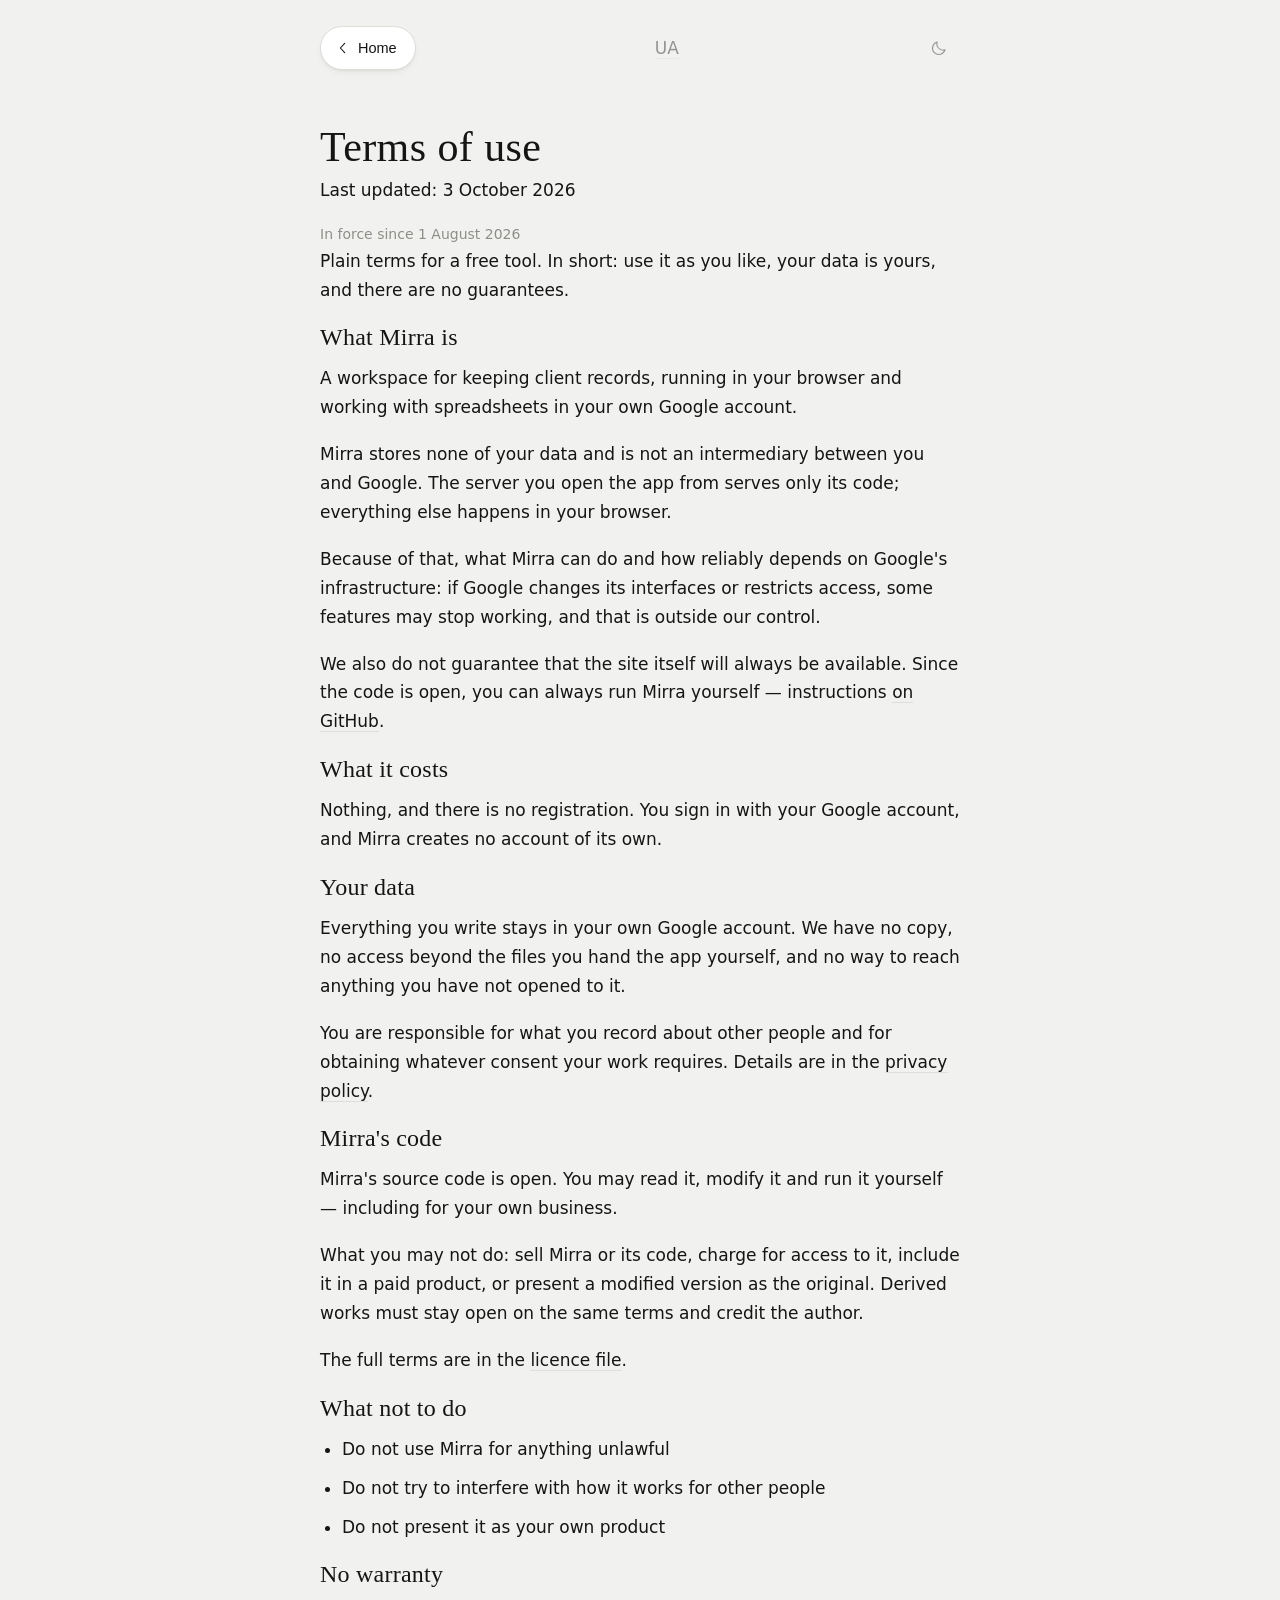
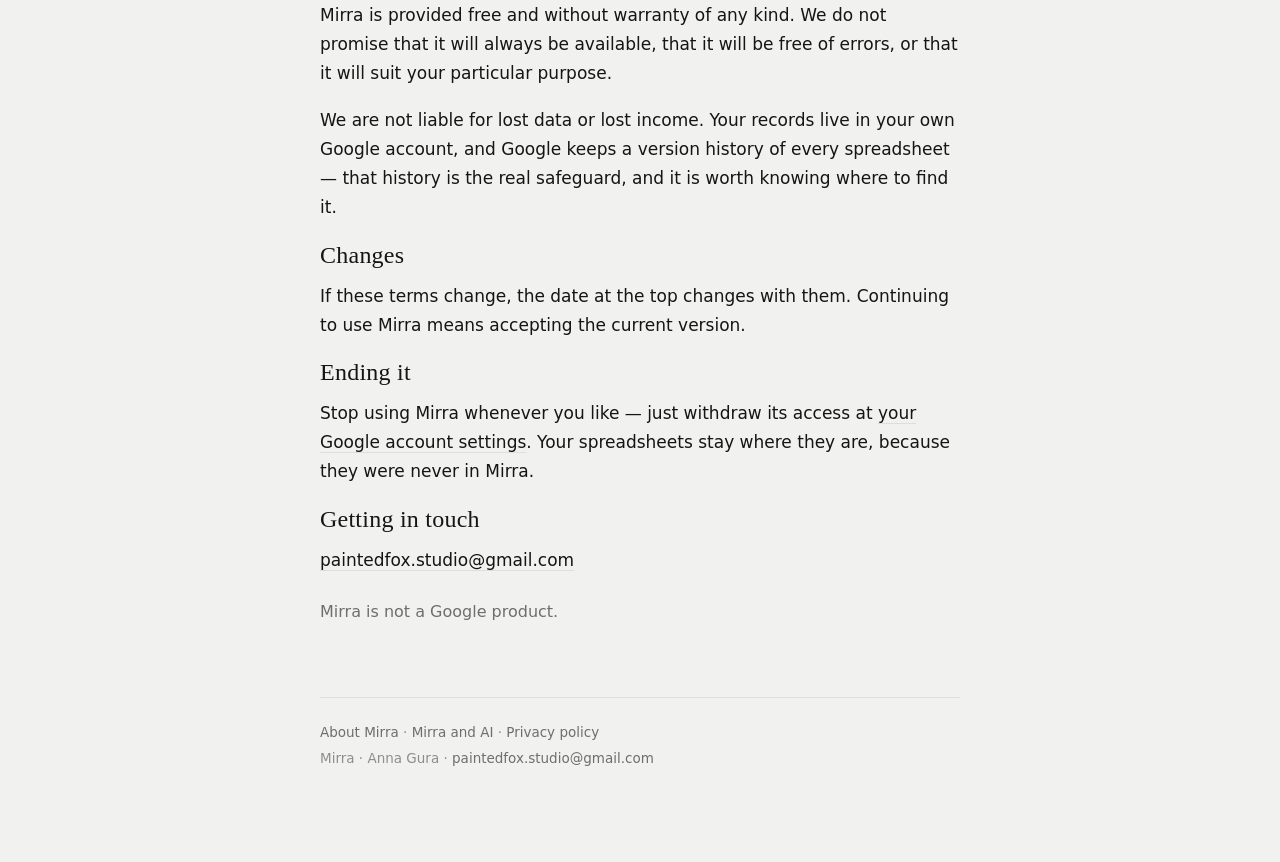
<file: en/terms.html>
<!DOCTYPE html>
<html lang="en">
<head>
  <meta charset="utf-8">
  <meta name="viewport" content="width=device-width,initial-scale=1">
  <title>Terms of use — Mirra</title>
  <script src="../js/boot.js"></script>

  <link rel="icon" href="../favicon.ico" sizes="any">
  <link rel="icon" href="../assets/logo-120.png" type="image/png">
  <!-- Written out rather than generated at runtime. Google's search
       crawler executes JavaScript, but the one that reviews an OAuth
       consent screen appears not to — and a verifier that cannot see
       the app's own name reports that the name does not match. -->
  <link rel="alternate" hreflang="uk" href="https://mirra.day/terms.html">
  <link rel="alternate" hreflang="en" href="https://mirra.day/en/terms.html">
  <link rel="alternate" hreflang="x-default" href="https://mirra.day/terms.html">
  <link rel="canonical" href="https://mirra.day/en/terms.html">

  <meta property="og:type" content="website">
  <meta property="og:site_name" content="Mirra">
  <meta property="og:locale" content="en_GB">
  <meta property="og:title" content="Terms of use — Mirra">
  <meta property="og:description" content="Terms of use for Mirra: free, as is, your data stays in your own Google account.">
  <meta property="og:url" content="https://mirra.day/en/terms.html">
  <meta property="og:image" content="https://mirra.day/assets/social-preview.png">
  <meta property="og:image:width" content="1280">
  <meta property="og:image:height" content="640">

  <meta name="twitter:card" content="summary_large_image">
  <meta name="twitter:title" content="Terms of use — Mirra">
  <meta name="twitter:description" content="Terms of use for Mirra: free, as is, your data stays in your own Google account.">
  <meta name="twitter:image" content="https://mirra.day/assets/social-preview.png">

  <meta name="application-name" content="Mirra">
  <meta name="author" content="Anna Gura">



  <!-- The faces are declared in css/tokens.css and served from
       assets/fonts: no request leaves the site to fetch them.

       Deliberately not preloaded. Preloading warned on every page load
       that the browser had fetched a font nobody used in time — true,
       because the service worker serves them anyway and font-display
       keeps text visible meanwhile. A warning on every load is worse
       than the few milliseconds it was buying: it teaches you to ignore
       the console, which is where real problems appear. -->
  <link rel="stylesheet" href="../css/page.css">
</head>
<body class="doc">
<div class="wrap">

  <header>
    <a class="back" href="../index.html">
      <svg viewBox="0 0 24 24" aria-hidden="true"><path d="M14.5 5 8 12l6.5 7"/></svg>
      Home
    </a>
    <a class="theme lang" href="../terms.html" aria-label="Українська" title="Українська">
      <span>UA</span>
    </a>
    <button class="theme" type="button" data-theme-toggle aria-label="Change theme">
      <svg viewBox="0 0 24 24" aria-hidden="true">
        <path class="moon" d="M20 14.5A8.5 8.5 0 0 1 9.5 4a8.5 8.5 0 1 0 10.5 10.5z"/>
        <g class="sun">
          <circle cx="12" cy="12" r="4"/>
          <path d="M12 2v2M12 20v2M2 12h2M20 12h2M5 5l1.5 1.5M17.5 17.5L19 19M19 5l-1.5 1.5M6.5 17.5L5 19"/>
        </g>
      </svg>
    </button>
  </header>

  <div class="doc-title">
    <h1>Terms of use</h1>
    <p class="meta">Last updated: 3 October 2026</p>
    <p class="stamp">In force since 1 August 2026</p>
  </div>

  <p>Plain terms for a free tool. In short: use it as you like, your data is yours, and there are no guarantees.</p>

  <h2>What Mirra is</h2>

  <p>A workspace for keeping client records, running in your browser and working with spreadsheets in your own Google account.</p>

  <p><strong>Mirra stores none of your data and is not an intermediary between you and Google.</strong> The server you open the app from serves only its code; everything else happens in your browser.</p>

  <p>Because of that, what Mirra can do and how reliably depends on Google's infrastructure: if Google changes its interfaces or restricts access, some features may stop working, and that is outside our control.</p>

  <p>We also do not guarantee that the site itself will always be available. Since the code is open, you can always run Mirra yourself — instructions <a href="https://github.com/anna-gura/Mirra#readme" target="_blank" rel="noopener">on GitHub</a>.</p>

  <h2>What it costs</h2>

  <p>Nothing, and there is no registration. You sign in with your Google account, and Mirra creates no account of its own.</p>

  <h2>Your data</h2>

  <p>Everything you write stays in your own Google account. We have no copy, no access beyond the files you hand the app yourself, and no way to reach anything you have not opened to it.</p>

  <p>You are responsible for what you record about other people and for obtaining whatever consent your work requires. Details are in the <a href="privacy.html">privacy policy</a>.</p>

  <h2>Mirra's code</h2>

  <p>Mirra's source code is open. You may read it, modify it and run it yourself — including for your own business.</p>

  <p>What you may not do: sell Mirra or its code, charge for access to it, include it in a paid product, or present a modified version as the original. Derived works must stay open on the same terms and credit the author.</p>

  <p>The full terms are in the <a href="https://github.com/anna-gura/Mirra/blob/main/LICENSE" target="_blank" rel="noopener">licence file</a>.</p>

  <h2>What not to do</h2>

  <ul>
    <li>Do not use Mirra for anything unlawful</li>
    <li>Do not try to interfere with how it works for other people</li>
    <li>Do not present it as your own product</li>
  </ul>

  <h2>No warranty</h2>

  <p>Mirra is provided free and without warranty of any kind. We do not promise that it will always be available, that it will be free of errors, or that it will suit your particular purpose.</p>

  <p>We are not liable for lost data or lost income. Your records live in your own Google account, and Google keeps a version history of every spreadsheet — that history is the real safeguard, and it is worth knowing where to find it.</p>

  <h2>Changes</h2>

  <p>If these terms change, the date at the top changes with them. Continuing to use Mirra means accepting the current version.</p>

  <h2>Ending it</h2>

  <p>Stop using Mirra whenever you like — just withdraw its access at <a href="https://myaccount.google.com/permissions" target="_blank" rel="noopener">your Google account settings</a>. Your spreadsheets stay where they are, because they were never in Mirra.</p>

  <h2>Getting in touch</h2>

  <p><a href="mailto:paintedfox.studio@gmail.com">paintedfox.studio@gmail.com</a></p>

  <p class="aside">Mirra is not a Google product.</p>

  <footer>
    <a href="about.html">About Mirra</a> ·
    <a href="ai.html">Mirra and AI</a> ·
    <a href="privacy.html">Privacy policy</a>
    <br>
    Mirra · Anna Gura · <a href="mailto:paintedfox.studio@gmail.com">paintedfox.studio@gmail.com</a>
  </footer>

</div>

<script type="module" src="../js/page.js"></script>
</body>
</html>
</file>
<file: css/page.css>
/* ============================================================
   page.css — the standalone pages: about, privacy, terms.

   Theme comes from data-theme on <html>, set by ThemeManager, so
   the choice is shared with the app and survives a reload. An
   inline script in each page applies it before first paint;
   without that the wrong theme flashes for a frame.
   ============================================================ */

[data-theme="light"]{
  --bg:#F1F1F0;
  --ink:#151514;
  --soft:#6E6E6A;
  --faint:#8E8E89;
  --line:#DEDEDB;
  --surface:#FFFFFF;
  --chip:#FFFFFF;
}

[data-theme="dark"]{
  --bg:#121212;
  --ink:#F0F0EE;
  --soft:#95948F;
  --faint:#77766F;
  --line:#242423;
  --surface:#191918;
  --chip:#1B1B1A;
}

*{ box-sizing:border-box; }

body{
  margin:0;
  padding:0 24px 90px;
  background:var(--bg);
  color:var(--ink);
  font-family:Karla,system-ui,sans-serif;
  font-weight:300;
  font-size:17px;
  line-height:1.7;
  -webkit-font-smoothing:antialiased;
  transition:background .35s ease, color .35s ease;
}

.wrap{ max-width:640px; margin:0 auto; }

/* ---------------- masthead ---------------- */

/* Back on the left, theme on the right — the same corners as every
   screen inside the app. Where the way out lives is the one thing an
   interface may not move around: people reach for it without looking. */
header{
  display:flex;
  align-items:center;
  justify-content:space-between;
  gap:13px;
  padding:26px 0 0;
}

.back{
  display:inline-flex;
  align-items:center;
  gap:7px;
  min-height:44px;
  padding:0 18px 0 14px;
  font-family:Karla,sans-serif;
  font-weight:400;
  font-size:14.5px;
  color:var(--ink);
  background:var(--surface);
  border:1px solid var(--line);
  border-radius:99px;
  box-shadow:0 1px 2px rgba(0,0,0,.05), 0 4px 12px -6px rgba(0,0,0,.12);
  text-decoration:none;
  cursor:pointer;
  transition:border-color .2s, box-shadow .2s, transform .12s;
}
.back:hover{
  color:var(--ink);
  border-color:var(--soft);
  text-decoration:none;
  box-shadow:0 1px 2px rgba(0,0,0,.06), 0 6px 16px -6px rgba(0,0,0,.18);
}
.back:active{ transform:scale(.97); }

.back svg{
  width:16px;
  height:16px;
  flex:none;
  fill:none;
  stroke:currentColor;
  stroke-width:1.6;
  stroke-linecap:round;
  stroke-linejoin:round;
}

/* Dark surfaces swallow a shadow, so the edge carries it there. */
[data-theme="dark"] .back{
  box-shadow:none;
  border-color:#31312F;
}
[data-theme="dark"] .back:hover{ border-color:var(--soft); }

.theme{
  width:42px; height:42px;
  border:none; background:none; color:inherit;
  border-radius:99px;
  display:grid; place-items:center;
  cursor:pointer;
  opacity:.42;
  transition:opacity .25s;
}
.theme:hover, .theme:focus-visible{ opacity:1; }
.theme svg{
  width:18px; height:18px;
  fill:none; stroke:currentColor; stroke-width:1.4;
  stroke-linecap:round; stroke-linejoin:round;
}
[data-theme="light"] .moon{ display:block; }
[data-theme="light"] .sun { display:none;  }
[data-theme="dark"]  .moon{ display:none;  }
[data-theme="dark"]  .sun { display:block; }

/* ---------------- hero ---------------- */
.hero{ padding:74px 0 12px; }
.hero .cta{ margin-top:32px; }

h1{
  font-family:Marcellus,Georgia,serif;
  font-weight:400;
  font-size:clamp(44px,11vw,72px);
  line-height:1;
  letter-spacing:.01em;
  margin:0 0 26px;
}

.lead{
  font-size:clamp(20px,4.4vw,25px);
  font-weight:300;
  line-height:1.45;
  margin:0 0 14px;
}
.lead-sub{
  font-size:clamp(16px,3.6vw,18px);
  color:var(--soft);
  margin:0;
}

/* ---------------- sections ---------------- */
section{ padding:56px 0 0; }

h2{
  font-family:Marcellus,Georgia,serif;
  font-weight:400;
  font-size:clamp(23px,5vw,29px);
  line-height:1.25;
  letter-spacing:.01em;
  margin:0 0 20px;
}

p{ margin:0 0 18px; }
p:last-child{ margin-bottom:0; }

strong{ font-weight:500; }

a{
  color:inherit;
  text-decoration:underline;
  text-decoration-thickness:1px;
  text-decoration-color:var(--line);
  text-underline-offset:4px;
  transition:text-decoration-color .2s;
}
a:hover{ text-decoration-color:currentColor; }

/* ---------------- feature list ---------------- */
.rows{ margin:0; padding:0; list-style:none; }
.rows li{
  padding:20px 0;
  border-top:1px solid var(--line);
}
.rows li:last-child{ border-bottom:1px solid var(--line); }
.rows b{
  display:block;
  font-weight:500;
  font-size:17px;
  margin-bottom:3px;
}
.rows span{
  display:block;
  color:var(--soft);
  font-size:15.5px;
  line-height:1.6;
}

/* A statement set in body type, only bolder — same weight and size as
   a feature heading. Reads as emphasis, not as another heading level. */
.claim{
  font-weight:500;
  font-size:17px;
  margin:0 0 14px;
}

/* a line worth pausing on */
.pull{
  font-family:Marcellus,Georgia,serif;
  font-size:clamp(22px,5vw,28px);
  line-height:1.35;
  margin:0 0 20px;
}

/* A quiet remark that follows a list without competing with it. */
.aside{
  margin:24px 0 0;
  color:var(--soft);
  font-size:16px;
  line-height:1.65;
}

/* A claim worth setting apart from the paragraphs around it. */
.point{
  background:var(--surface);
  border:1px solid var(--line);
  border-radius:14px;
  padding:20px 22px;
  margin:0 0 20px;
}
.point p:last-child{ margin-bottom:0; }

.note{
  background:var(--surface);
  border:1px solid var(--line);
  border-radius:14px;
  padding:22px 24px;
  margin:0;
}
.note p:last-child{ margin-bottom:0; }

/* ---------------- call to action ---------------- */
.cta{
  display:inline-flex;
  align-items:center;
  gap:10px;
  min-height:54px;
  padding:0 28px;
  margin-top:8px;
  border:1px solid var(--line);
  border-radius:99px;
  background:var(--surface);
  font-size:17px;
  text-decoration:none;
  transition:border-color .2s;
}
.cta:hover{ border-color:var(--soft); text-decoration:none; }

/* ---------------- document pages ---------------- */
.doc-title{ padding:56px 0 0; }
.doc-title h1{ font-size:clamp(30px,6.5vw,42px); margin-bottom:8px; }
.stamp{ font-size:14px; color:var(--faint); margin:0; }

.doc section{ padding:40px 0 0; }
.doc h2{ font-size:clamp(20px,4.4vw,24px); margin-bottom:12px; }
.doc ul{ margin:0 0 18px; padding-left:22px; }
.doc li{ margin-bottom:10px; }

/* ---------------- footer ---------------- */
footer{
  margin-top:72px;
  padding-top:22px;
  border-top:1px solid var(--line);
  font-size:13.5px;
  line-height:1.9;
  color:var(--faint);
}
footer a{ color:var(--soft); text-decoration-color:transparent; }
footer a:hover{ color:var(--ink); text-decoration-color:var(--line); }

/* ============================================================
   ROADMAP
   Version numbers set beside the entries rather than inside them:
   the eye should be able to run down the column of what is coming
   without reading a number first.
   ============================================================ */
.rm-now{
  display:flex;
  gap:16px;
  padding:20px 22px;
  background:var(--surface);
  border:1px solid var(--line);
  border-radius:14px;
}

.rm-list{
  list-style:none;
  margin:0;
  padding:0;
  counter-reset:none;
}
.rm-list li{
  display:flex;
  gap:16px;
  padding:18px 0;
  border-top:1px solid var(--line);
}
.rm-list li:last-child{ border-bottom:1px solid var(--line); }

.rm-ver{
  flex:none;
  width:38px;
  padding-top:1px;
  font-family:Marcellus,Georgia,serif;
  font-size:15px;
  color:var(--soft);
  letter-spacing:.02em;
}
.rm-now .rm-ver{ color:var(--ink); }

.rm-now b,
.rm-list b{
  display:block;
  font-weight:500;
  font-size:17px;
  margin-bottom:3px;
}
.rm-now span:not(.rm-ver),
.rm-list span:not(.rm-ver){
  display:block;
  font-size:15.5px;
  line-height:1.6;
  color:var(--soft);
}

/* The open end of the list, held apart from the items with dates. */
.rm-more b{ color:var(--soft); }

/* Replaces a style attribute on the link that closes a section. */
.cta-trailing{ margin-top:24px; }

/* ---------------- the prompt to hand an assistant ---------------- */

/* Set apart like .point, because it is a block of text meant to be
   taken away rather than read through. */
.prompt{
  background:var(--surface);
  border:1px solid var(--line);
  border-radius:14px;
  padding:20px 22px;
  margin:0 0 18px;
}

/* Wrapped rather than scrolled sideways. A prompt that runs off the
   edge of a phone is a prompt nobody reads before sending it, and
   reading it first is the entire point of showing it here. */
.prompt pre{
  margin:0;
  white-space:pre-wrap;
  overflow-wrap:anywhere;
  font-family:ui-monospace,SFMono-Regular,Menlo,Consolas,monospace;
  font-size:15px;
  line-height:1.65;
}

/* The same object as a call to action — a <button> only because it
   does something here instead of going somewhere, which inherits none
   of the page's type until told to. */
.cta-copy{
  font-family:inherit;
  font-weight:300;
  color:inherit;
  cursor:pointer;
}
.cta-copy:focus-visible{ border-color:var(--soft); }

code{
  font-family:ui-monospace,SFMono-Regular,Menlo,Consolas,monospace;
  font-size:.92em;
}
</file>
